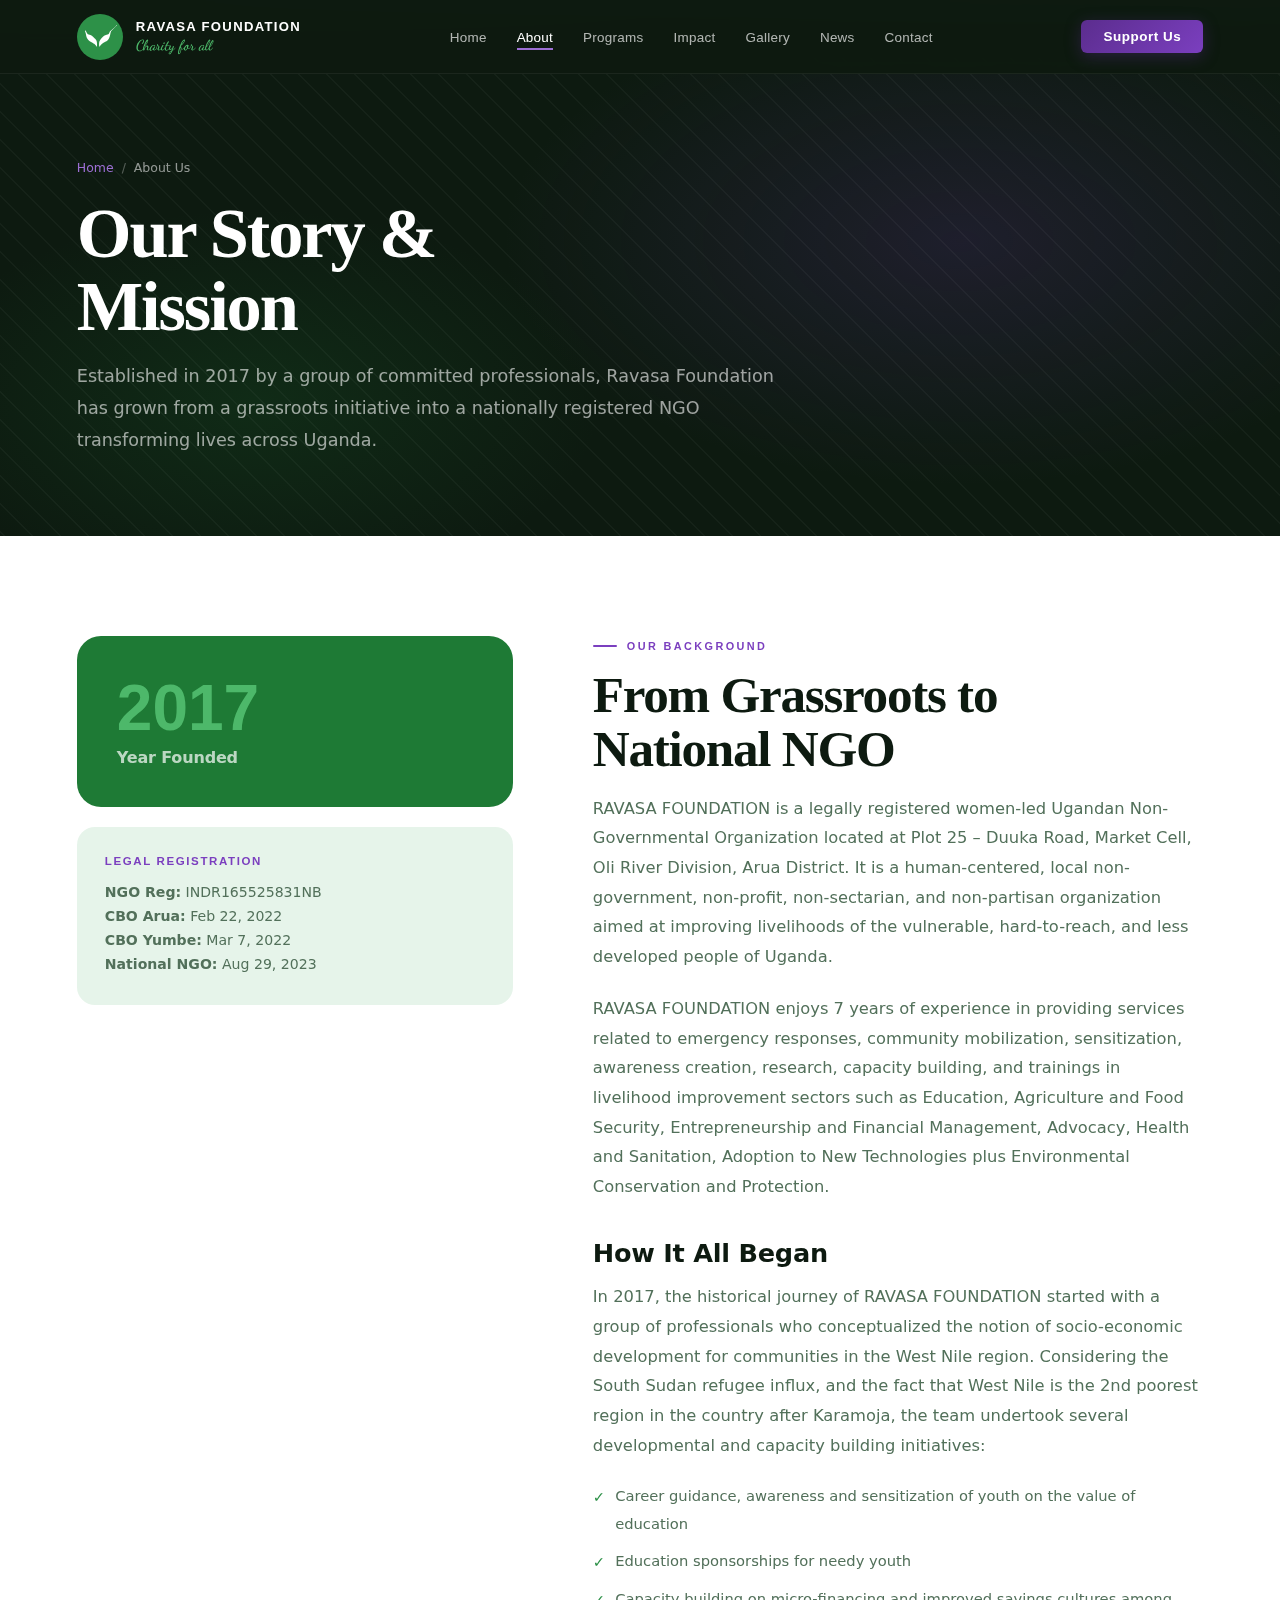
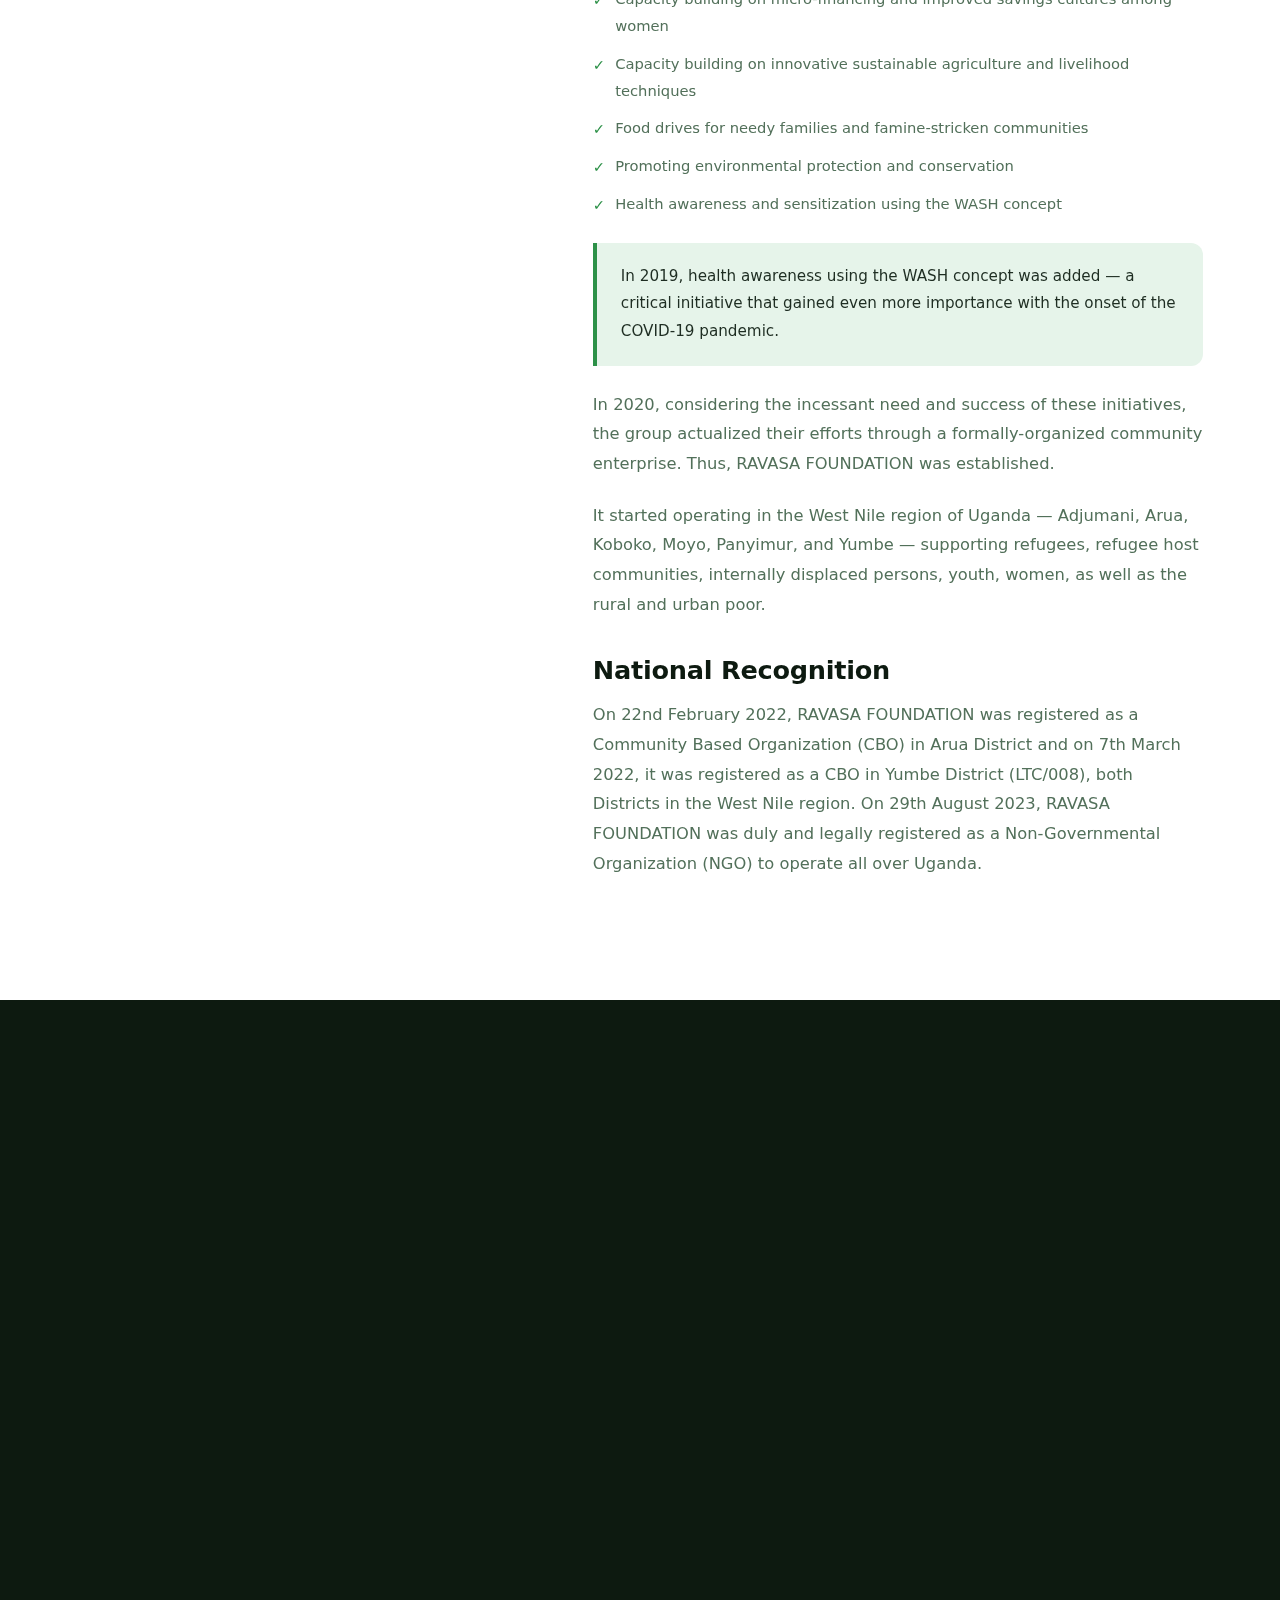
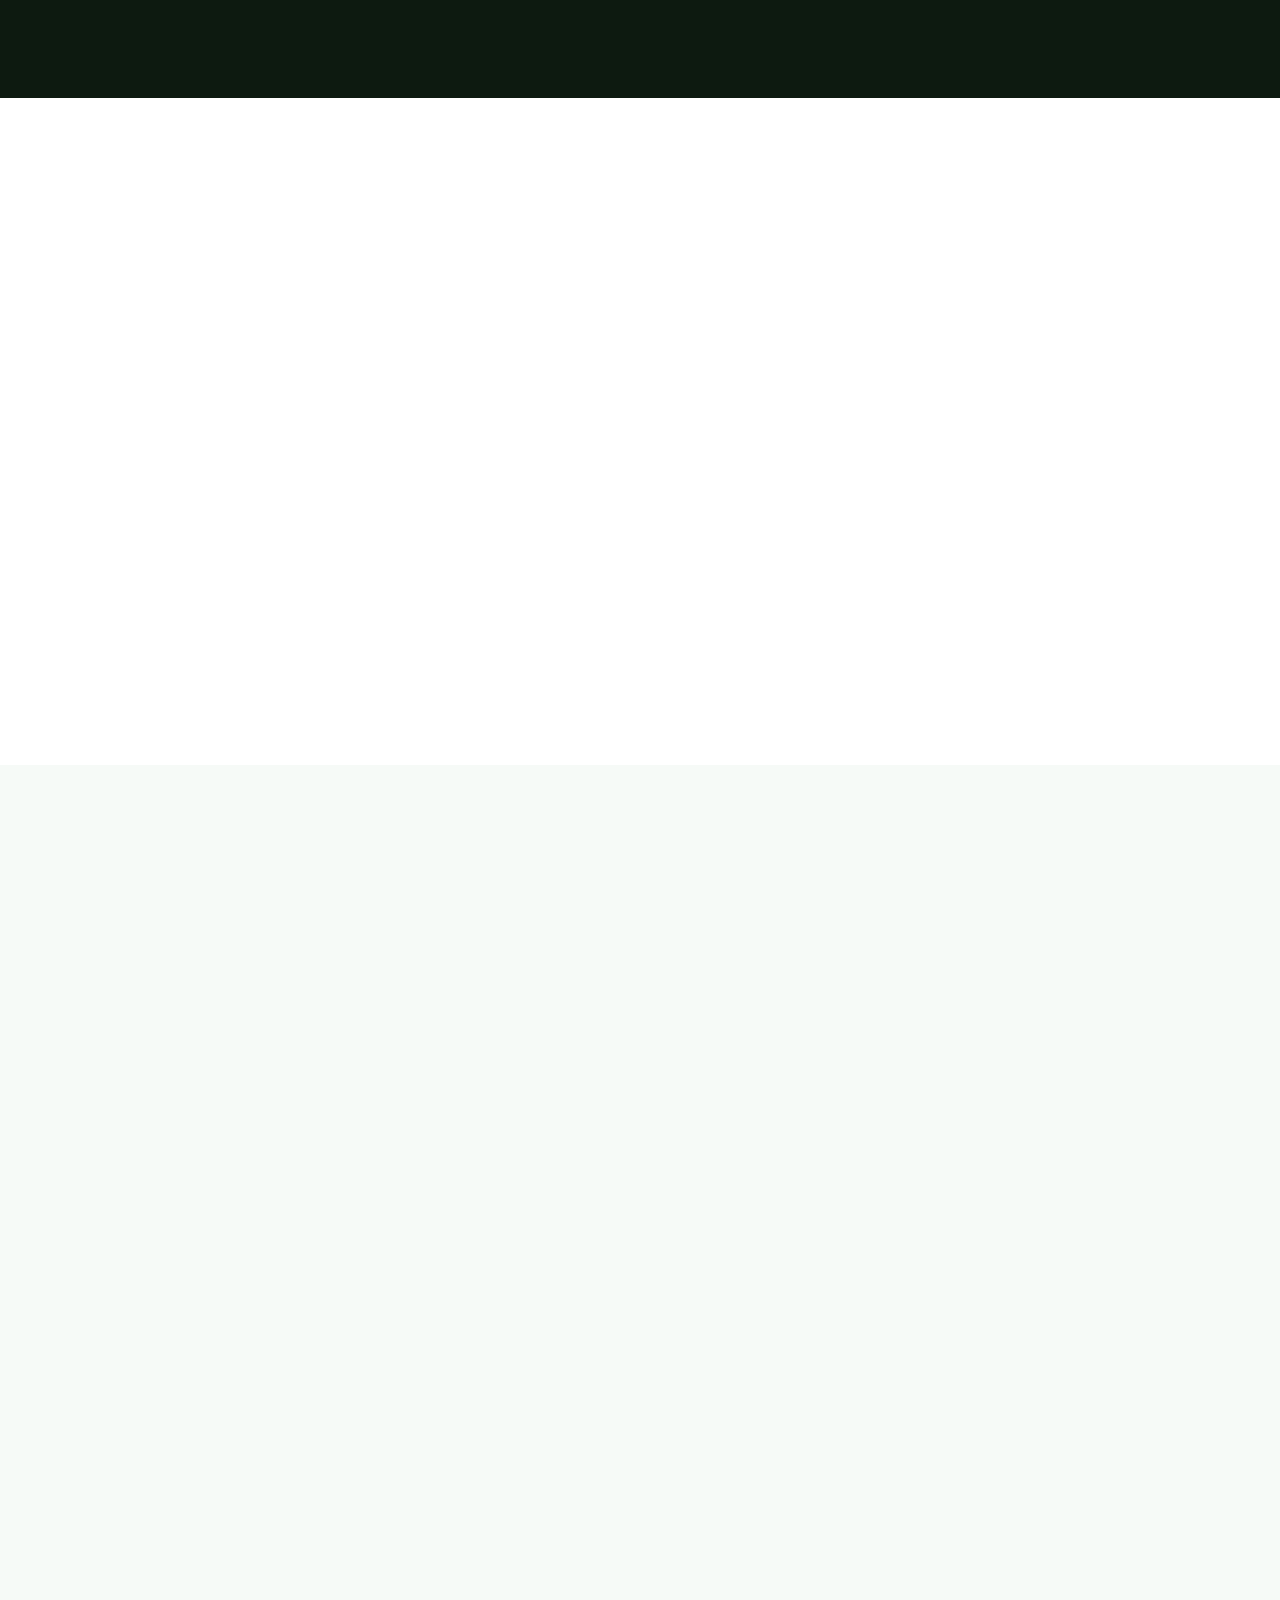
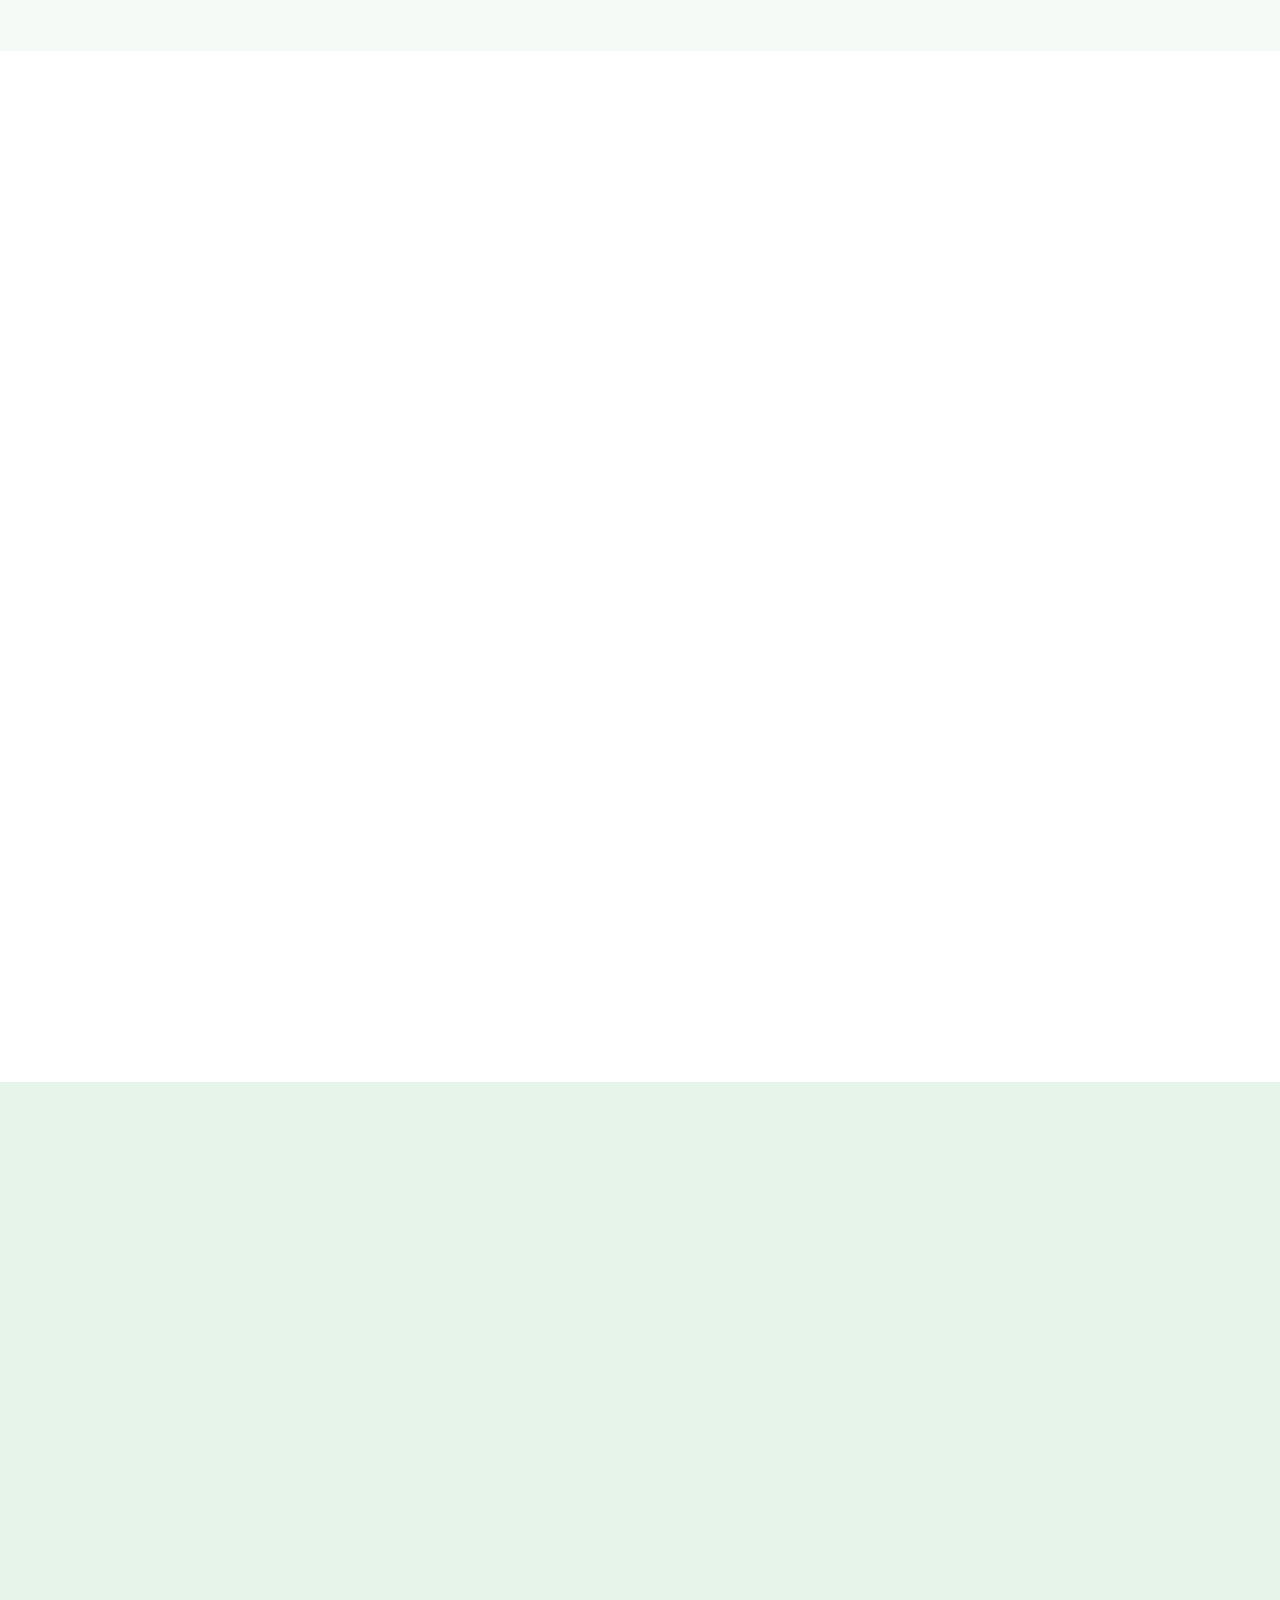
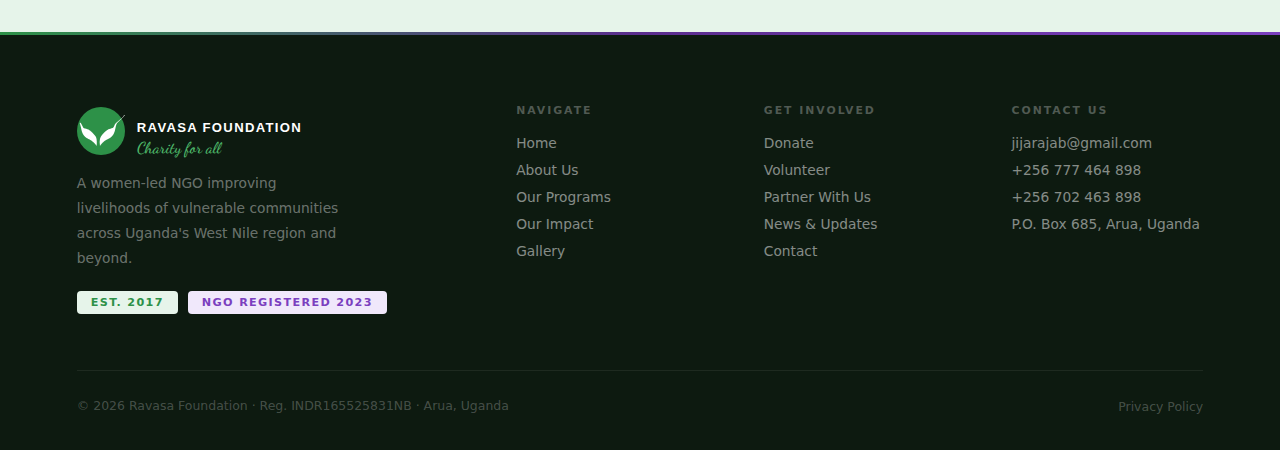
<file: about.html>
<!DOCTYPE html>
<html lang="en">
<head>
<meta charset="UTF-8">
<meta name="viewport" content="width=device-width, initial-scale=1.0">
<meta name="description" content="About Ravasa Foundation — our history, mission, vision, governance structure, and core values.">
<title>About Us – Ravasa Foundation</title>
<link rel="stylesheet" href="styles.css">
<style>
.about-story { background: var(--white); }
.story-grid { display: grid; grid-template-columns: 1fr 1.4fr; gap: 80px; align-items: start; }
.sticky-side { position: sticky; top: 100px; }
.founded-card { background: var(--green); border-radius: 24px; padding: 40px; margin-bottom: 20px; }
.founded-card .big-num { font-family: var(--font-brand); font-size: 4rem; font-weight: 900; color: var(--green-light); line-height: 1; }
.founded-card h3 { font-family: var(--font-body); font-size: 1rem; color: rgba(255,255,255,0.7); margin-top: 8px; }
.reg-card { background: var(--green-pale); border-radius: 18px; padding: 28px; }
.reg-card h4 { font-size: 0.72rem; font-weight: 700; letter-spacing: 0.14em; text-transform: uppercase; color: var(--purple-mid); margin-bottom: 12px; }
.reg-card p { font-size: 0.88rem; color: var(--muted); line-height: 1.7; }
.story-text { font-size: 1rem; color: var(--muted); line-height: 1.85; }
.story-text p { margin-bottom: 22px; }
.story-text h3 { font-family: var(--font-heading); font-size: 1.6rem; color: var(--dark); margin: 36px 0 14px; }
.highlight-box { background: var(--green-pale); border-left: 4px solid var(--green-mid); border-radius: 0 12px 12px 0; padding: 20px 24px; margin: 24px 0; }
.highlight-box p { font-size: 0.95rem; color: var(--text); margin: 0; }
.initiative-list { list-style: none; display: flex; flex-direction: column; gap: 10px; margin: 16px 0 24px; }
.initiative-list li { display: flex; align-items: flex-start; gap: 10px; font-size: 0.92rem; color: var(--muted); }
.initiative-list li::before { content: '✓'; color: var(--green-mid); font-weight: 700; flex-shrink: 0; margin-top: 1px; }

/* MISSION/VISION */
.mvv { background: var(--dark); }
.mvv-grid { display: grid; grid-template-columns: repeat(3, 1fr); gap: 2px; margin-top: 56px; }
.mvv-card { background: rgba(255,255,255,0.04); border: 1px solid rgba(255,255,255,0.08); padding: 48px 36px; transition: background 0.3s; }
.mvv-card:hover { background: rgba(74,172,99,0.1); }
.mvv-card .icon { font-size: 2rem; margin-bottom: 20px; }
.mvv-card h3 { font-family: var(--font-body); font-size: 0.72rem; font-weight: 700; letter-spacing: 0.18em; text-transform: uppercase; color: var(--green-light); margin-bottom: 14px; }
.mvv-card p { font-size: 0.92rem; color: rgba(255,255,255,0.62); line-height: 1.75; }

/* VALUES */
.values { background: var(--off-white); }
.values-grid { display: grid; grid-template-columns: repeat(auto-fill, minmax(280px, 1fr)); gap: 20px; margin-top: 56px; }
.value-card { background: var(--white); border-radius: 20px; padding: 36px; border: 1px solid var(--border); display: flex; align-items: flex-start; gap: 20px; transition: all 0.3s; }
.value-card:hover { transform: translateY(-3px); box-shadow: 0 12px 40px rgba(0,0,0,0.08); }
.value-num { font-family: var(--font-brand); font-size: 3rem; font-weight: 900; color: var(--green-pale); line-height: 1; flex-shrink: 0; }
.value-card h3 { font-size: 1rem; font-weight: 700; color: var(--dark); margin-bottom: 8px; }
.value-card p { font-size: 0.88rem; color: var(--muted); line-height: 1.65; }

/* GOVERNANCE */
.governance { background: var(--white); }
.gov-grid { display: grid; grid-template-columns: 1fr 1fr; gap: 72px; }
.board-table { width: 100%; border-collapse: collapse; margin-top: 24px; }
.board-table thead th { background: var(--green); color: var(--white); padding: 14px 18px; font-size: 0.78rem; letter-spacing: 0.08em; text-transform: uppercase; text-align: left; font-weight: 600; }
.board-table thead th:first-child { border-radius: 10px 0 0 0; }
.board-table thead th:last-child { border-radius: 0 10px 0 0; }
.board-table tbody td { padding: 14px 18px; font-size: 0.9rem; border-bottom: 1px solid var(--border); }
.board-table tbody tr:last-child td { border-bottom: none; }
.board-table tbody tr:hover td { background: var(--green-pale); }
.gov-desc { font-size: 0.95rem; color: var(--muted); line-height: 1.8; }
.gov-desc p { margin-bottom: 18px; }

/* PARTNERS */
.partners-section { background: var(--green-pale); }
.partners-list { display: flex; flex-wrap: wrap; gap: 14px; margin-top: 40px; }
.partner-badge { background: var(--white); border-radius: 50px; padding: 12px 28px; font-size: 0.88rem; font-weight: 600; color: var(--dark); border: 1px solid rgba(0,0,0,0.07); }

.objectives { background: var(--white); }
.obj-list { list-style: none; display: flex; flex-direction: column; gap: 20px; margin-top: 40px; }
.obj-item { display: flex; gap: 20px; align-items: flex-start; background: var(--off-white); border-radius: 16px; padding: 24px; }
.obj-num { font-family: var(--font-heading); font-size: 2rem; font-weight: 900; color: var(--green-mid); line-height: 1; flex-shrink: 0; min-width: 36px; }
.obj-item h4 { font-size: 0.95rem; font-weight: 700; color: var(--dark); margin-bottom: 6px; }
.obj-item p { font-size: 0.88rem; color: var(--muted); line-height: 1.65; }

@media (max-width: 900px) {
  .story-grid { grid-template-columns: 1fr; }
  .sticky-side { position: static; }
  .mvv-grid { grid-template-columns: 1fr; }
  .gov-grid { grid-template-columns: 1fr; }
}
</style>
</head>
<body>
<div id="nav-placeholder"></div>

<!-- PAGE HERO -->
<div class="page-hero">
  <div class="page-hero-pattern"></div>
  <div class="page-hero-content">
    <div class="breadcrumb"><a href="index.html">Home</a><span>/</span><span style="color:rgba(255,255,255,0.55)">About Us</span></div>
    <h1 class="anim-1" style="font-family:'Fraunces',serif;">Our Story &<br>Mission</h1>
    <p class="anim-2">Established in 2017 by a group of committed professionals, Ravasa Foundation has grown from a grassroots initiative into a nationally registered NGO transforming lives across Uganda.</p>
  </div>
</div>

<!-- STORY -->
<section class="about-story">
  <div class="story-grid">
    <div class="sticky-side reveal">
      <div class="founded-card">
        <div class="big-num">2017</div>
        <h3>Year Founded</h3>
      </div>
      <div class="reg-card">
        <h4>Legal Registration</h4>
        <p><strong>NGO Reg:</strong> INDR165525831NB<br><strong>CBO Arua:</strong> Feb 22, 2022<br><strong>CBO Yumbe:</strong> Mar 7, 2022<br><strong>National NGO:</strong> Aug 29, 2023</p>
      </div>
    </div>
    <div class="story-text reveal reveal-delay-2">
      <span class="section-label">Our Background</span>
      <h2 class="section-title">From Grassroots to<br>National NGO</h2>
      <p>RAVASA FOUNDATION is a legally registered women-led Ugandan Non-Governmental Organization located at Plot 25 – Duuka Road, Market Cell, Oli River Division, Arua District. It is a human-centered, local non-government, non-profit, non-sectarian, and non-partisan organization aimed at improving livelihoods of the vulnerable, hard-to-reach, and less developed people of Uganda.</p>
      <p>RAVASA FOUNDATION enjoys 7 years of experience in providing services related to emergency responses, community mobilization, sensitization, awareness creation, research, capacity building, and trainings in livelihood improvement sectors such as Education, Agriculture and Food Security, Entrepreneurship and Financial Management, Advocacy, Health and Sanitation, Adoption to New Technologies plus Environmental Conservation and Protection.</p>
      <h3>How It All Began</h3>
      <p>In 2017, the historical journey of RAVASA FOUNDATION started with a group of professionals who conceptualized the notion of socio-economic development for communities in the West Nile region. Considering the South Sudan refugee influx, and the fact that West Nile is the 2nd poorest region in the country after Karamoja, the team undertook several developmental and capacity building initiatives:</p>
      <ul class="initiative-list">
        <li>Career guidance, awareness and sensitization of youth on the value of education</li>
        <li>Education sponsorships for needy youth</li>
        <li>Capacity building on micro-financing and improved savings cultures among women</li>
        <li>Capacity building on innovative sustainable agriculture and livelihood techniques</li>
        <li>Food drives for needy families and famine-stricken communities</li>
        <li>Promoting environmental protection and conservation</li>
        <li>Health awareness and sensitization using the WASH concept</li>
      </ul>
      <div class="highlight-box"><p>In 2019, health awareness using the WASH concept was added — a critical initiative that gained even more importance with the onset of the COVID-19 pandemic.</p></div>
      <p>In 2020, considering the incessant need and success of these initiatives, the group actualized their efforts through a formally-organized community enterprise. Thus, RAVASA FOUNDATION was established.</p>
      <p>It started operating in the West Nile region of Uganda — Adjumani, Arua, Koboko, Moyo, Panyimur, and Yumbe — supporting refugees, refugee host communities, internally displaced persons, youth, women, as well as the rural and urban poor.</p>
      <h3>National Recognition</h3>
      <p>On 22nd February 2022, RAVASA FOUNDATION was registered as a Community Based Organization (CBO) in Arua District and on 7th March 2022, it was registered as a CBO in Yumbe District (LTC/008), both Districts in the West Nile region. On 29th August 2023, RAVASA FOUNDATION was duly and legally registered as a Non-Governmental Organization (NGO) to operate all over Uganda.</p>
    </div>
  </div>
</section>

<!-- MISSION / VISION / GOAL -->
<section class="mvv">
  <div class="reveal">
    <span class="section-label">What Drives Us</span>
    <h2 class="section-title light">Mission, Vision & Goal</h2>
  </div>
  <div class="mvv-grid">
    <div class="mvv-card reveal">
      <div class="icon">🎯</div>
      <h3>Mission</h3>
      <p>To improve community livelihoods through rights empowerment, sustainable agricultural production, environmental conservation, health education and promotion, economic empowerment and nutrition, skills development, and educational support.</p>
    </div>
    <div class="mvv-card reveal reveal-delay-1">
      <div class="icon">🔭</div>
      <h3>Vision</h3>
      <p>To be an organization of repute that supports communities realize their potential to fight poverty.</p>
    </div>
    <div class="mvv-card reveal reveal-delay-2">
      <div class="icon">🚀</div>
      <h3>Goal</h3>
      <p>To uplift communities, refugees, women, youth, children and the elderly, through socio-economic empowerment, capacity building, and good governance, to improve livelihoods of critically vulnerable and absolutely poor communities and health outcomes.</p>
    </div>
  </div>
</section>

<!-- OBJECTIVES -->
<section class="objectives">
  <div class="reveal">
    <span class="section-label">Our Objectives</span>
    <h2 class="section-title">What We Set Out To Achieve</h2>
  </div>
  <ul class="obj-list">
    <li class="obj-item reveal"><div class="obj-num">01</div><div><h4>Serve with Integrity</h4><p>To serve disadvantaged, vulnerable, and hard-to-reach communities with integrity, bringing solutions directly to those who need them most.</p></div></li>
    <li class="obj-item reveal reveal-delay-1"><div class="obj-num">02</div><div><h4>Promote Self-Reliance</h4><p>To promote self-reliance through awareness creation and capacity building with an intention of bringing hope to the hopeless and giving voice to the voiceless.</p></div></li>
    <li class="obj-item reveal reveal-delay-2"><div class="obj-num">03</div><div><h4>Accountable to Humanity</h4><p>To be accountable to humanity by using professionalism and creative ways to serve those in need, so as to restore dignity.</p></div></li>
  </ul>
</section>

<!-- CORE VALUES -->
<section class="values">
  <div class="reveal">
    <span class="section-label">What We Stand For</span>
    <h2 class="section-title">Our Core Values</h2>
    <p class="section-sub">These five values guide every decision, program, and interaction at Ravasa Foundation.</p>
  </div>
  <div class="values-grid">
    <div class="value-card reveal"><div class="value-num">01</div><div><h3>Community Integrity</h3><p>We act with transparency, honesty, and accountability in all our relationships with communities, partners, and donors.</p></div></div>
    <div class="value-card reveal reveal-delay-1"><div class="value-num">02</div><div><h3>Creativity & Innovation</h3><p>We continuously seek new and better ways to serve our communities, embracing innovation to maximize our impact.</p></div></div>
    <div class="value-card reveal reveal-delay-2"><div class="value-num">03</div><div><h3>Professionalism & Teamwork</h3><p>We maintain high professional standards while fostering collaborative teamwork across all levels of our organization.</p></div></div>
    <div class="value-card reveal"><div class="value-num">04</div><div><h3>Respect for Nature</h3><p>We integrate environmental stewardship into all our programs, believing sustainable development must coexist with nature.</p></div></div>
    <div class="value-card reveal reveal-delay-1"><div class="value-num">05</div><div><h3>Respect & Dignity for All</h3><p>Every person we serve — regardless of background, religion, or status — deserves to be treated with dignity and respect.</p></div></div>
  </div>
</section>

<!-- GOVERNANCE -->
<section class="governance">
  <div class="reveal">
    <span class="section-label">How We're Structured</span>
    <h2 class="section-title">Governance Structure</h2>
    <p class="section-sub">RAVASA FOUNDATION functions through a dual system combining hierarchy and team-based structure, supporting ownership and accountability among all stakeholders.</p>
  </div>
  <div class="gov-grid" style="margin-top:56px;">
    <div class="reveal">
      <h3 style="font-size:1.3rem; margin-bottom:16px;">Board of Directors</h3>
      <div class="gov-desc">
        <p>The Board of Directors consists of the founding members of RAVASA FOUNDATION who are the ultimate decision makers and authority. Their duty primarily involves providing direction, focusing on the organization's welfare, finding and allocating resources, ensuring accountability, and deciding on how to manage the organization.</p>
        <p>The governance arm comprises the Board of Directors while the management arm comprises office bearers. The Executive Director (Female) sits on both governance and management meetings to ensure a clear and smooth communication flow.</p>
      </div>
      <table class="board-table">
        <thead><tr><th>Category</th><th>Total People</th><th>No. of Women</th><th>% Women</th></tr></thead>
        <tbody>
          <tr><td>Board Members</td><td>4</td><td>3</td><td>75%</td></tr>
          <tr><td>Technical Staff</td><td>7</td><td>4</td><td>82.6%</td></tr>
          <tr><td>Support Staff</td><td>9</td><td>6</td><td>52.6%</td></tr>
        </tbody>
      </table>
    </div>
    <div class="reveal reveal-delay-2">
      <h3 style="font-size:1.3rem; margin-bottom:16px;">Management Team</h3>
      <div class="gov-desc">
        <p>The management arm (Technical Staff) is tasked with controlling the workings of the organization. Their duty involves conducting research to understand the needs and demands of the organization; providing services through planning, recruiting, implementing, budgeting, fundraising, spending, keeping records, developing and maintaining good public relations with stakeholders.</p>
        <p>Currently, RAVASA FOUNDATION has <strong>16 permanent staff</strong> with several facilitated volunteers and associates; these volunteers are called upon whenever there are activities.</p>
        <p>RAVASA FOUNDATION has a unique set of workers — comprising the old and young, the highly educated (at PhD level) and the less educated (with no academic qualifications). This deliberately designed work environment is based on our philosophy of focusing on the strength of the individual for personal and community development.</p>
      </div>
    </div>
  </div>
</section>

<!-- PARTNERS -->
<section class="partners-section">
  <div class="reveal">
    <span class="section-label">Our Partners</span>
    <h2 class="section-title">Working With</h2>
    <p class="section-sub">We collaborate with governments, international agencies, and community organizations to maximize our reach and impact.</p>
  </div>
  <div class="partners-list reveal reveal-delay-2">
    <div class="partner-badge">Office of the Prime Minister (OPM)</div>
    <div class="partner-badge">Penny Appeal UK</div>
    <div class="partner-badge">Action Against Hunger (ACF)</div>
    <div class="partner-badge">World Food Programme (WFP)</div>
    <div class="partner-badge">Arua District Local Government</div>
    <div class="partner-badge">Yumbe District Local Government</div>
    <div class="partner-badge">Community Partners — West Nile</div>
  </div>
</section>

<div id="footer-placeholder"></div>
<script src="main.js"></script>
<script>renderNav('About'); renderFooter();</script>
</body>
</html>
</file>
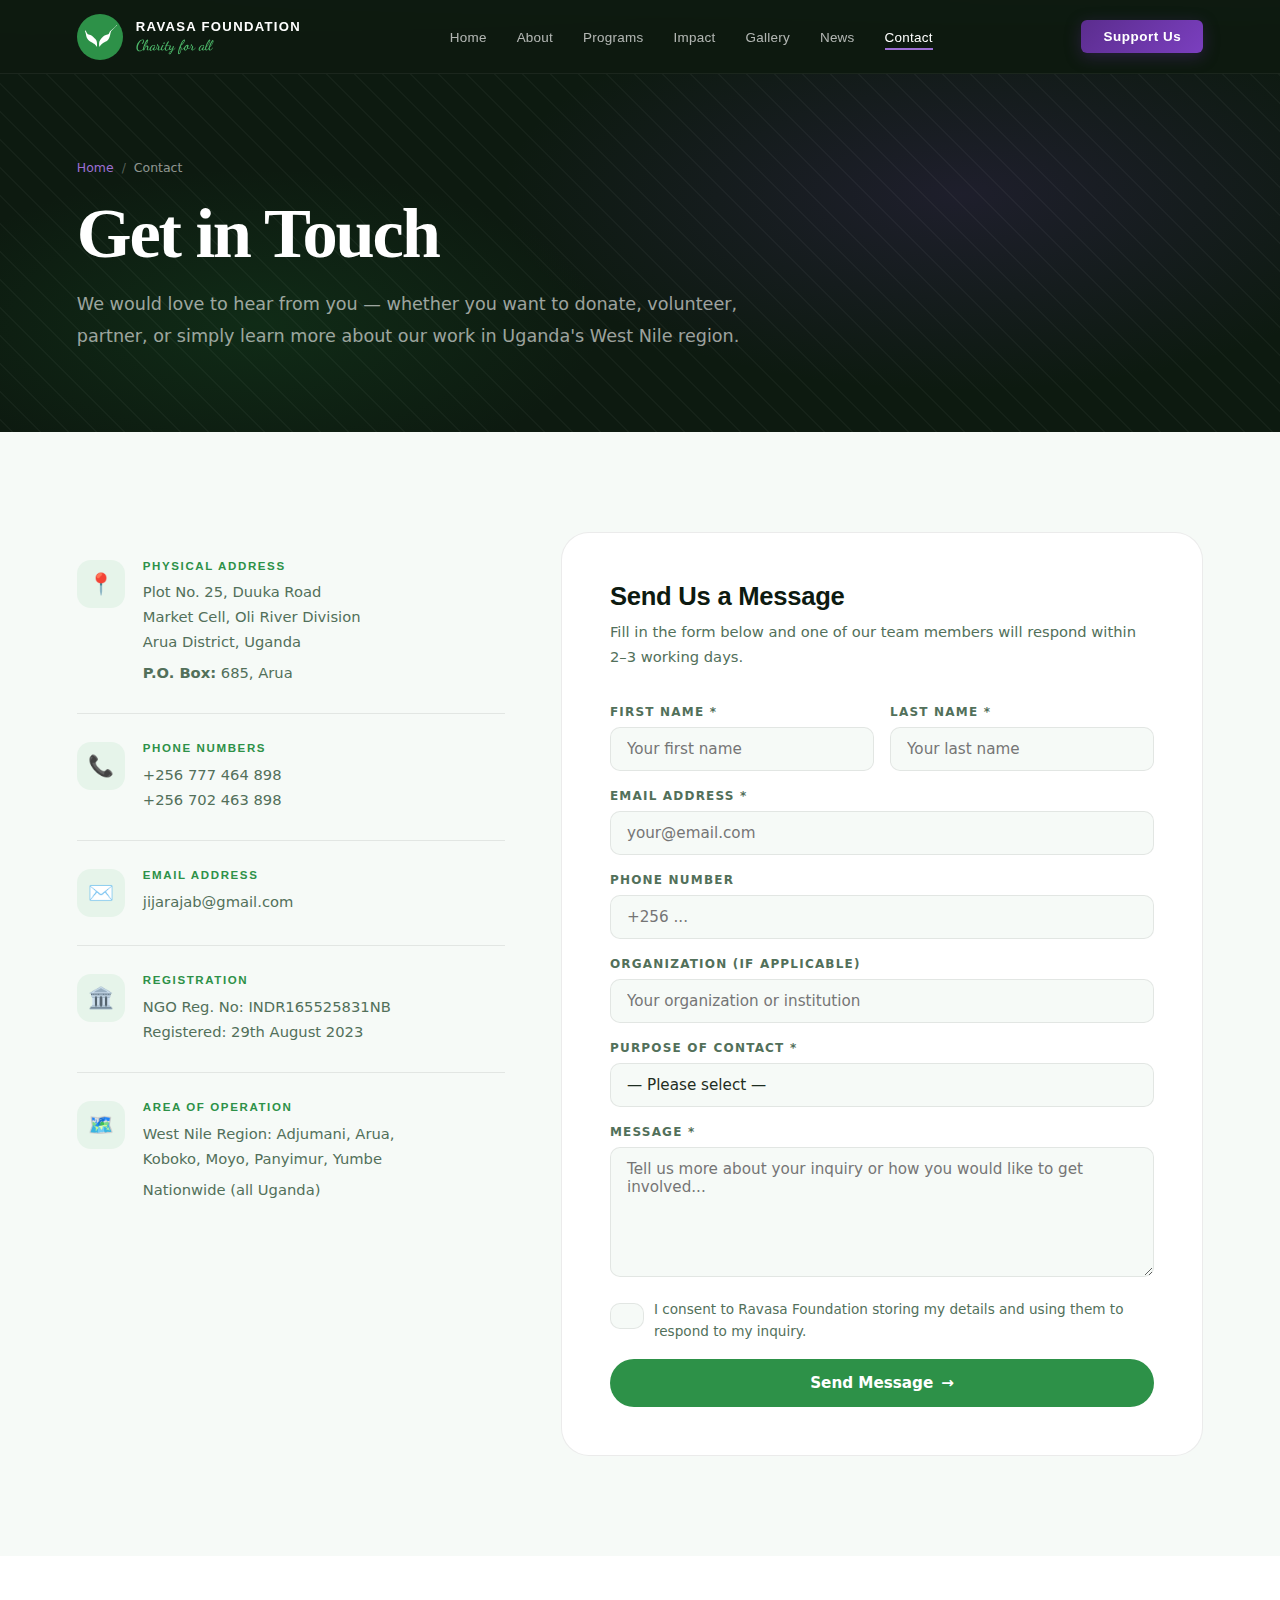
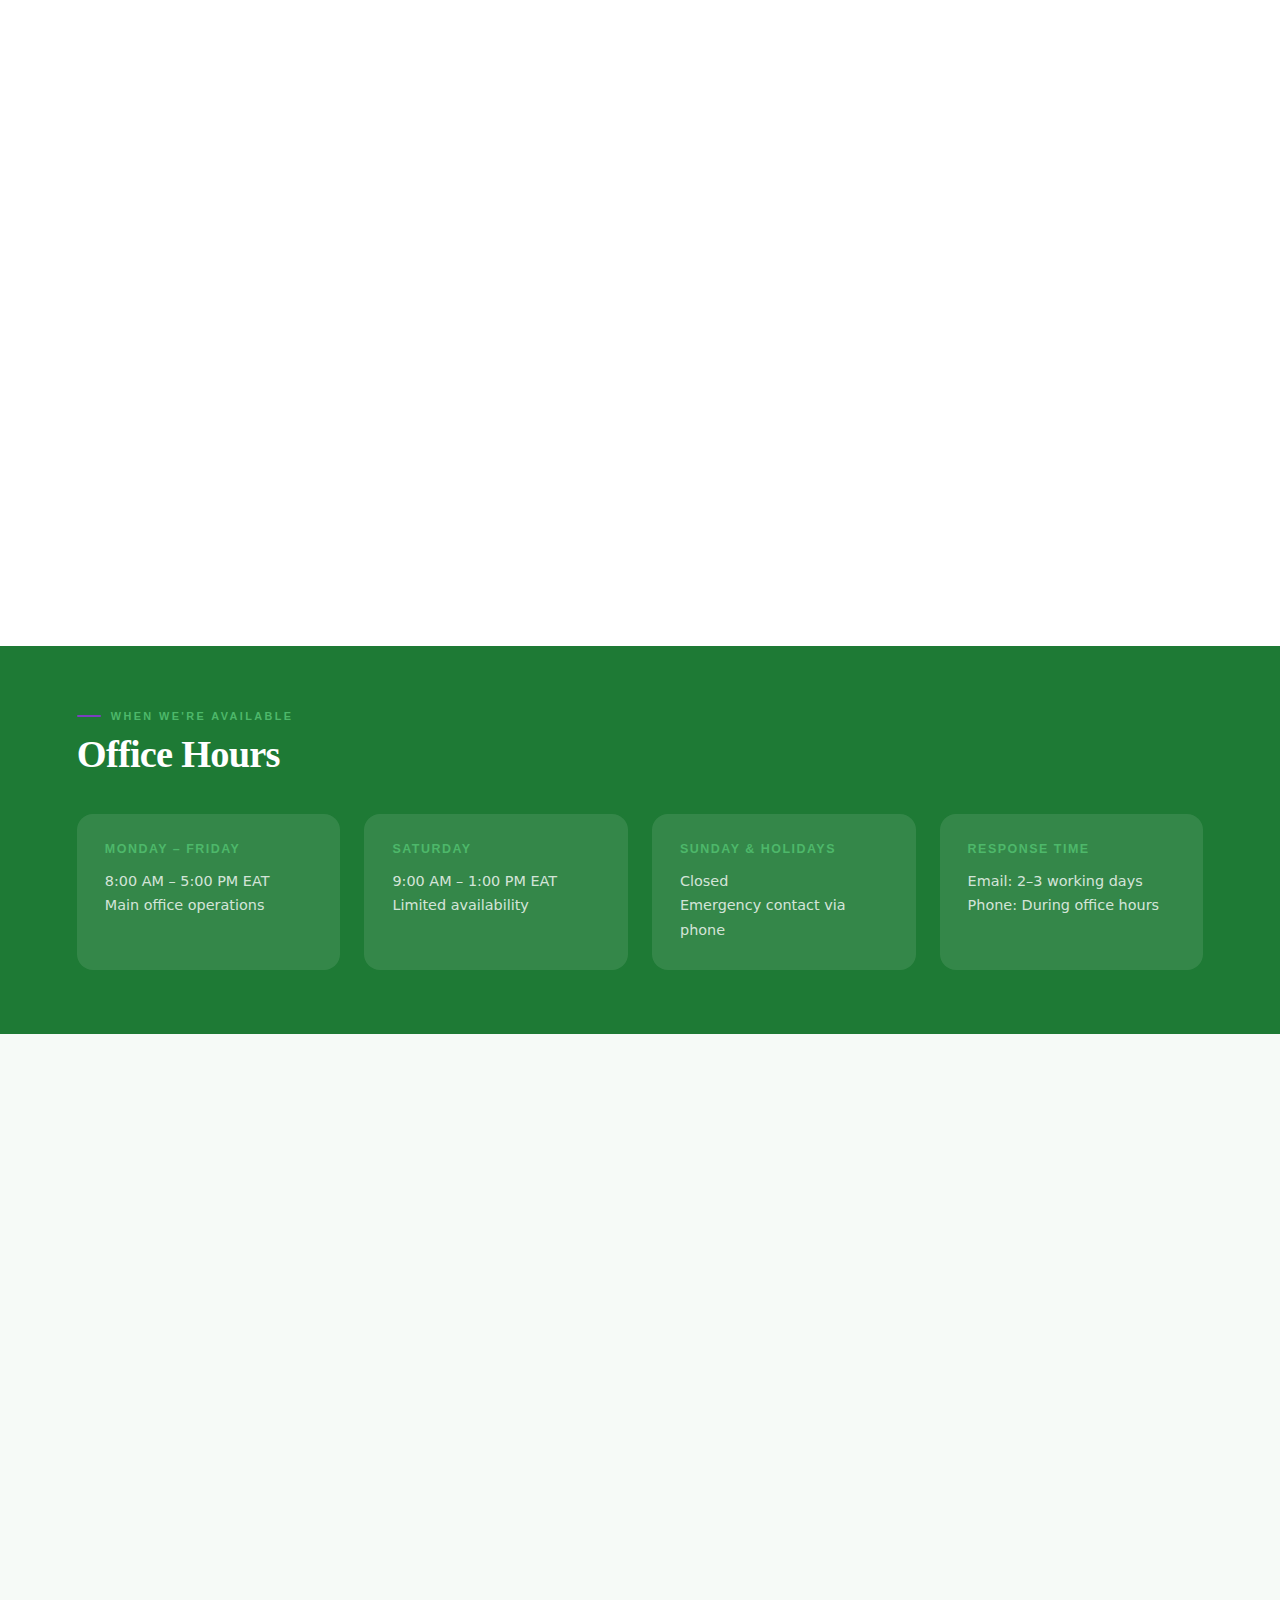
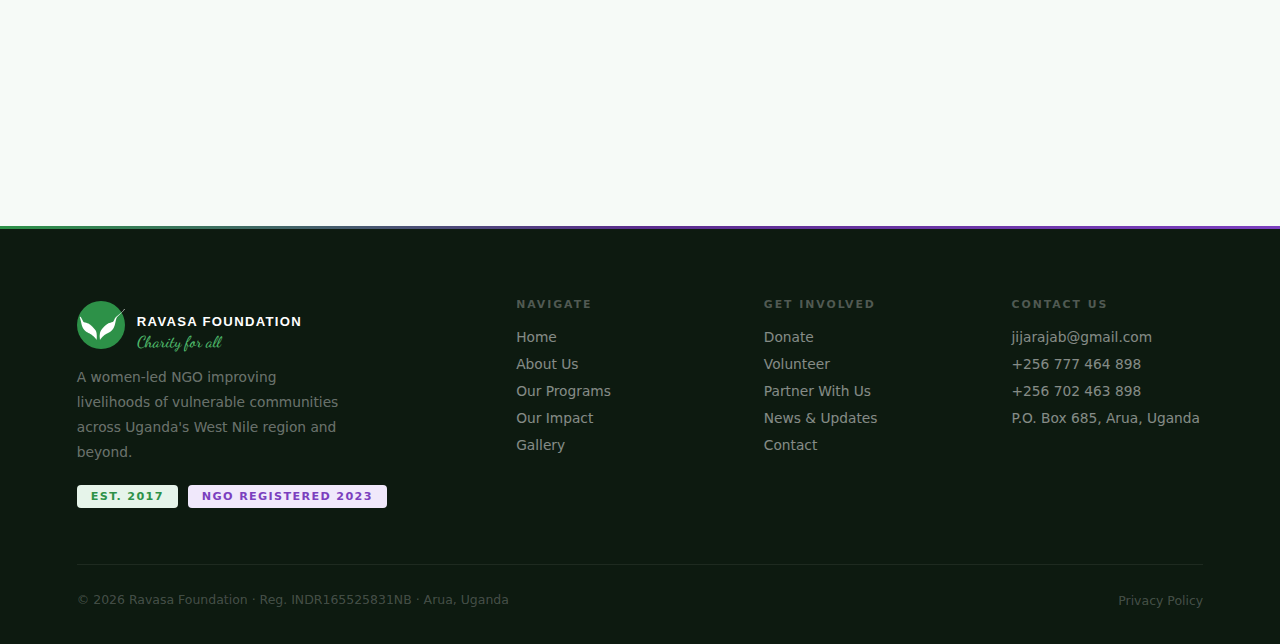
<file: contact.html>
<!DOCTYPE html>
<html lang="en">
<head>
<meta charset="UTF-8">
<meta name="viewport" content="width=device-width, initial-scale=1.0">
<meta name="description" content="Contact Ravasa Foundation — Get in touch with our team in Arua, Uganda.">
<title>Contact Us – Ravasa Foundation</title>
<link rel="stylesheet" href="styles.css">
<style>
/* CONTACT LAYOUT */
.contact-main { background: var(--off-white); }
.contact-grid { display: grid; grid-template-columns: 1fr 1.5fr; gap: 56px; align-items: start; }

/* INFO SIDE */
.contact-info { display: flex; flex-direction: column; gap: 0; }
.ci-item { display: flex; gap: 18px; padding: 28px 0; border-bottom: 1px solid var(--border); align-items: flex-start; }
.ci-item:last-of-type { border-bottom: none; }
.ci-icon { width: 48px; height: 48px; border-radius: 14px; background: var(--green-pale); display: grid; place-items: center; font-size: 1.3rem; flex-shrink: 0; }
.ci-item h4 { font-size: 0.72rem; font-weight: 700; letter-spacing: 0.14em; text-transform: uppercase; color: var(--green-mid); margin-bottom: 6px; }
.ci-item p, .ci-item a { font-size: 0.92rem; color: var(--muted); text-decoration: none; line-height: 1.7; display: block; transition: color 0.2s; }
.ci-item a:hover { color: var(--green-mid); }

/* FORM SIDE */
.contact-form-box { background: var(--white); border-radius: 28px; padding: 48px; border: 1px solid var(--border); }
.form-header { margin-bottom: 36px; }
.form-header h3 { font-size: 1.6rem; color: var(--dark); margin-bottom: 8px; }
.form-header p { font-size: 0.92rem; color: var(--muted); line-height: 1.7; }
.form-2col { display: grid; grid-template-columns: 1fr 1fr; gap: 16px; }
.form-group { margin-bottom: 18px; }
.form-group label { display: block; font-size: 0.75rem; font-weight: 700; letter-spacing: 0.1em; text-transform: uppercase; color: var(--muted); margin-bottom: 8px; }
.form-group input, .form-group textarea, .form-group select {
  width: 100%; background: var(--off-white); border: 1.5px solid var(--border); border-radius: 10px; padding: 12px 16px; color: var(--text); font-family: var(--font-body); font-size: 0.95rem; outline: none; transition: border-color 0.2s, background 0.2s; appearance: none;
}
.form-group input:focus, .form-group textarea:focus, .form-group select:focus { border-color: var(--purple-mid); background: var(--white); }
.form-group textarea { resize: vertical; min-height: 130px; }
.form-submit { width: 100%; background: var(--green-mid); color: var(--white); border: none; padding: 15px; border-radius: 50px; font-family: var(--font-body); font-weight: 700; font-size: 0.95rem; cursor: pointer; transition: all 0.25s; display: flex; align-items: center; justify-content: center; gap: 8px; margin-top: 4px; }
.form-submit:hover { background: var(--green-light); transform: translateY(-2px); }

/* MAP PLACEHOLDER */
.map-section { background: var(--white); }
.map-placeholder { background: var(--green-pale); border-radius: 24px; height: 380px; display: flex; align-items: center; justify-content: center; flex-direction: column; gap: 16px; border: 2px dashed rgba(45,138,69,0.25); }
.map-placeholder .icon { font-size: 3rem; }
.map-placeholder h3 { font-size: 1.1rem; color: var(--dark); }
.map-placeholder p { font-size: 0.88rem; color: var(--muted); text-align: center; max-width: 320px; line-height: 1.65; }
.map-placeholder a { display: inline-flex; align-items: center; gap: 6px; color: var(--green-mid); font-weight: 600; font-size: 0.9rem; text-decoration: none; margin-top: 4px; }
.map-placeholder a:hover { color: var(--green-light); }

/* OFFICE HOURS */
.office-hours { background: var(--green); padding: 64px 6%; }
.oh-grid { display: grid; grid-template-columns: repeat(auto-fit, minmax(200px, 1fr)); gap: 24px; margin-top: 40px; }
.oh-card { background: rgba(255,255,255,0.1); border-radius: 16px; padding: 28px; }
.oh-card h4 { font-size: 0.78rem; font-weight: 700; letter-spacing: 0.12em; text-transform: uppercase; color: var(--green-light); margin-bottom: 12px; }
.oh-card p { font-size: 0.9rem; color: rgba(255,255,255,0.8); line-height: 1.7; }

/* FAQ */
.faq { background: var(--off-white); }
.faq-list { display: flex; flex-direction: column; gap: 0; max-width: 800px; margin: 40px auto 0; }
.faq-item { background: var(--white); border-radius: 14px; margin-bottom: 10px; border: 1px solid var(--border); overflow: hidden; }
.faq-q { display: flex; align-items: center; justify-content: space-between; padding: 22px 28px; cursor: pointer; }
.faq-q h4 { font-size: 0.97rem; font-weight: 600; color: var(--dark); }
.faq-q .arrow { font-size: 1.2rem; color: var(--green-mid); transition: transform 0.3s; flex-shrink: 0; }
.faq-item.open .arrow { transform: rotate(180deg); }
.faq-a { max-height: 0; overflow: hidden; transition: max-height 0.35s ease; }
.faq-a-inner { padding: 0 28px 22px; font-size: 0.9rem; color: var(--muted); line-height: 1.8; }

@media (max-width: 900px) {
  .contact-grid { grid-template-columns: 1fr; }
  .form-2col { grid-template-columns: 1fr; }
}
</style>
</head>
<body>
<div id="nav-placeholder"></div>

<div class="page-hero">
  <div class="page-hero-pattern"></div>
  <div class="page-hero-content">
    <div class="breadcrumb"><a href="index.html">Home</a><span>/</span><span style="color:rgba(255,255,255,0.55)">Contact</span></div>
    <h1 class="anim-1" style="font-family:'Fraunces',serif;">Get in Touch</h1>
    <p class="anim-2">We would love to hear from you — whether you want to donate, volunteer, partner, or simply learn more about our work in Uganda's West Nile region.</p>
  </div>
</div>

<!-- MAIN CONTACT -->
<section class="contact-main">
  <div class="contact-grid">

    <!-- INFO PANEL -->
    <div class="contact-info reveal">
      <div class="ci-item">
        <div class="ci-icon">📍</div>
        <div>
          <h4>Physical Address</h4>
          <p>Plot No. 25, Duuka Road<br>Market Cell, Oli River Division<br>Arua District, Uganda</p>
          <p style="margin-top:6px;"><strong>P.O. Box:</strong> 685, Arua</p>
        </div>
      </div>
      <div class="ci-item">
        <div class="ci-icon">📞</div>
        <div>
          <h4>Phone Numbers</h4>
          <a href="tel:+256777464898">+256 777 464 898</a>
          <a href="tel:+256702463898">+256 702 463 898</a>
        </div>
      </div>
      <div class="ci-item">
        <div class="ci-icon">✉️</div>
        <div>
          <h4>Email Address</h4>
          <a href="mailto:jijarajab@gmail.com">jijarajab@gmail.com</a>
        </div>
      </div>
      <div class="ci-item">
        <div class="ci-icon">🏛️</div>
        <div>
          <h4>Registration</h4>
          <p>NGO Reg. No: INDR165525831NB</p>
          <p>Registered: 29th August 2023</p>
        </div>
      </div>
      <div class="ci-item">
        <div class="ci-icon">🗺️</div>
        <div>
          <h4>Area of Operation</h4>
          <p>West Nile Region: Adjumani, Arua,<br>Koboko, Moyo, Panyimur, Yumbe</p>
          <p style="margin-top:6px;">Nationwide (all Uganda)</p>
        </div>
      </div>
    </div>

    <!-- FORM PANEL -->
    <div class="contact-form-box reveal reveal-delay-2">
      <div class="form-header">
        <h3>Send Us a Message</h3>
        <p>Fill in the form below and one of our team members will respond within 2–3 working days.</p>
      </div>
      <div class="form-2col">
        <div class="form-group"><label>First Name *</label><input type="text" placeholder="Your first name"></div>
        <div class="form-group"><label>Last Name *</label><input type="text" placeholder="Your last name"></div>
      </div>
      <div class="form-group"><label>Email Address *</label><input type="email" placeholder="your@email.com"></div>
      <div class="form-group"><label>Phone Number</label><input type="tel" placeholder="+256 ..."></div>
      <div class="form-group"><label>Organization (if applicable)</label><input type="text" placeholder="Your organization or institution"></div>
      <div class="form-group"><label>Purpose of Contact *</label>
        <select>
          <option value="">— Please select —</option>
          <option>I want to donate</option>
          <option>I want to volunteer</option>
          <option>Partnership / Collaboration</option>
          <option>Funding / Grant opportunity</option>
          <option>Media / Press inquiry</option>
          <option>General information</option>
          <option>Other</option>
        </select>
      </div>
      <div class="form-group"><label>Message *</label><textarea placeholder="Tell us more about your inquiry or how you would like to get involved..."></textarea></div>
      <div class="form-group" style="display:flex; align-items:flex-start; gap:10px; margin-bottom:8px;">
        <input type="checkbox" id="consent" style="width:auto; margin-top:4px;">
        <label for="consent" style="text-transform:none; letter-spacing:0; font-size:0.85rem; font-weight:400; line-height:1.6; color:var(--muted);">I consent to Ravasa Foundation storing my details and using them to respond to my inquiry.</label>
      </div>
      <button class="form-submit" onclick="handleSubmit(this)">
        <span>Send Message</span>
        <span>→</span>
      </button>
    </div>
  </div>
</section>

<!-- MAP -->
<section class="map-section">
  <div class="reveal">
    <span class="section-label">Find Us</span>
    <h2 class="section-title">Our Location</h2>
  </div>
  <div class="map-placeholder reveal reveal-delay-2" style="margin-top:32px;">
    <div class="icon">📍</div>
    <h3>Ravasa Foundation Office</h3>
    <p>Plot No. 25, Duuka Road, Market Cell, Oli River Division, Arua District, Uganda</p>
    <a href="https://maps.google.com/?q=Arua,Uganda" target="_blank" rel="noopener">Open in Google Maps ↗</a>
  </div>
</section>

<!-- OFFICE HOURS -->
<div class="office-hours">
  <span class="section-label" style="color:var(--green-light)">When We're Available</span>
  <h2 style="font-family:'Playfair Display',serif; font-size:clamp(1.8rem,3vw,2.4rem); color:var(--white); margin-top:8px;">Office Hours</h2>
  <div class="oh-grid">
    <div class="oh-card"><h4>Monday – Friday</h4><p>8:00 AM – 5:00 PM EAT<br>Main office operations</p></div>
    <div class="oh-card"><h4>Saturday</h4><p>9:00 AM – 1:00 PM EAT<br>Limited availability</p></div>
    <div class="oh-card"><h4>Sunday & Holidays</h4><p>Closed<br>Emergency contact via phone</p></div>
    <div class="oh-card"><h4>Response Time</h4><p>Email: 2–3 working days<br>Phone: During office hours</p></div>
  </div>
</div>

<!-- FAQ -->
<section class="faq">
  <div class="reveal" style="text-align:center; margin-bottom:0;">
    <span class="section-label">Common Questions</span>
    <h2 class="section-title">Frequently Asked Questions</h2>
  </div>
  <div class="faq-list">
    <div class="faq-item reveal">
      <div class="faq-q" onclick="toggleFaq(this)"><h4>How can I donate to Ravasa Foundation?</h4><span class="arrow">▼</span></div>
      <div class="faq-a"><div class="faq-a-inner">You can donate by contacting us directly via email at jijarajab@gmail.com or calling +256 777 464 898. Our team will guide you through the available payment options including mobile money, bank transfer, or in-person donation. You can also use our Get Involved page to express your interest.</div></div>
    </div>
    <div class="faq-item reveal">
      <div class="faq-q" onclick="toggleFaq(this)"><h4>Can international donors or organizations support Ravasa Foundation?</h4><span class="arrow">▼</span></div>
      <div class="faq-a"><div class="faq-a-inner">Yes, absolutely. We welcome support from international donors, foundations, NGOs, and institutions. We have previous experience working with UK-based and international partners and can discuss formal partnership agreements, grants, and co-funding arrangements. Please reach out to us to discuss how we can work together.</div></div>
    </div>
    <div class="faq-item reveal">
      <div class="faq-q" onclick="toggleFaq(this)"><h4>Can I volunteer remotely or do I have to be in Uganda?</h4><span class="arrow">▼</span></div>
      <div class="faq-a"><div class="faq-a-inner">We welcome both on-the-ground and remote volunteers. Remote volunteers can support us with communications, writing, graphic design, fundraising, research, and administrative work. On-site volunteers work directly with our field teams in West Nile. Please fill out the volunteer application form on our Get Involved page.</div></div>
    </div>
    <div class="faq-item reveal">
      <div class="faq-q" onclick="toggleFaq(this)"><h4>What communities does Ravasa Foundation serve?</h4><span class="arrow">▼</span></div>
      <div class="faq-a"><div class="faq-a-inner">We primarily serve vulnerable communities in Uganda's West Nile region, including refugees, refugee host communities, internally displaced persons, women, youth, children, elderly, and the rural poor across Adjumani, Arua, Koboko, Moyo, Panyimur, and Yumbe districts. As a nationally registered NGO, we also have the mandate to operate across Uganda.</div></div>
    </div>
    <div class="faq-item reveal">
      <div class="faq-q" onclick="toggleFaq(this)"><h4>How does Ravasa Foundation ensure accountability and transparency?</h4><span class="arrow">▼</span></div>
      <div class="faq-a"><div class="faq-a-inner">RAVASA FOUNDATION is guided by a governance structure that includes a Board of Directors responsible for organizational accountability and oversight. We maintain proper financial records, produce reports for our donors and partners, and operate within Uganda's NGO regulatory framework. Community integrity is one of our five core values.</div></div>
    </div>
    <div class="faq-item reveal">
      <div class="faq-q" onclick="toggleFaq(this)"><h4>Are you currently accepting applications for programs or training?</h4><span class="arrow">▼</span></div>
      <div class="faq-a"><div class="faq-a-inner">Program enrollment varies depending on current funding and capacity. Please check our News & Announcements page for open calls, or contact us directly to find out about current and upcoming programs in your area. We encourage community members and organizations to reach out to discuss collaboration.</div></div>
    </div>
  </div>
</section>

<div id="footer-placeholder"></div>
<script src="main.js"></script>
<script>
renderNav('Contact');
renderFooter();

function toggleFaq(el) {
  const item = el.parentElement;
  const ans = item.querySelector('.faq-a');
  const isOpen = item.classList.contains('open');
  document.querySelectorAll('.faq-item').forEach(i => {
    i.classList.remove('open');
    i.querySelector('.faq-a').style.maxHeight = '0';
  });
  if (!isOpen) {
    item.classList.add('open');
    ans.style.maxHeight = ans.scrollHeight + 'px';
  }
}

function handleSubmit(btn) {
  const checked = document.getElementById('consent').checked;
  if (!checked) { alert('Please tick the consent checkbox before submitting.'); return; }
  btn.innerHTML = '<span>✓ Message Sent!</span>';
  btn.style.background = 'var(--green-light)';
  setTimeout(() => { btn.innerHTML = '<span>Send Message</span><span>→</span>'; btn.style.background = ''; }, 3500);
}
</script>
</body>
</html>
</file>
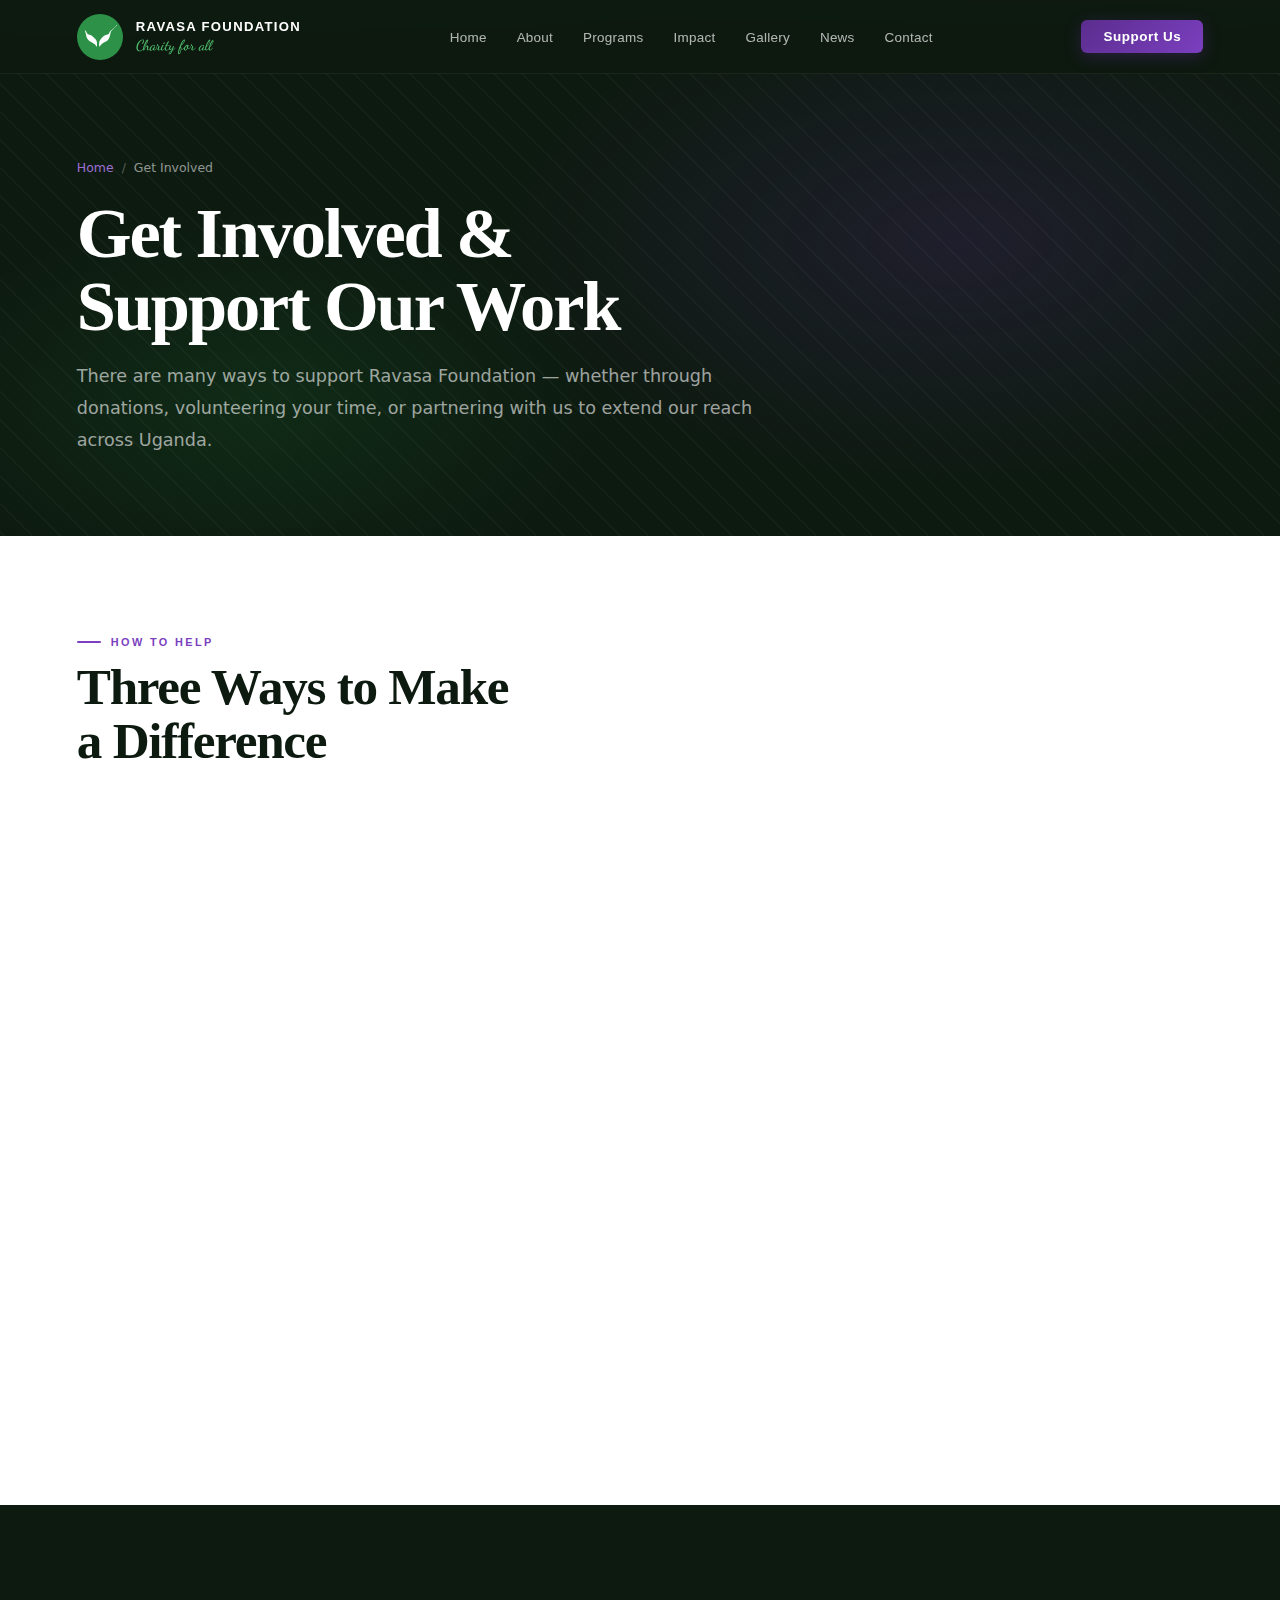
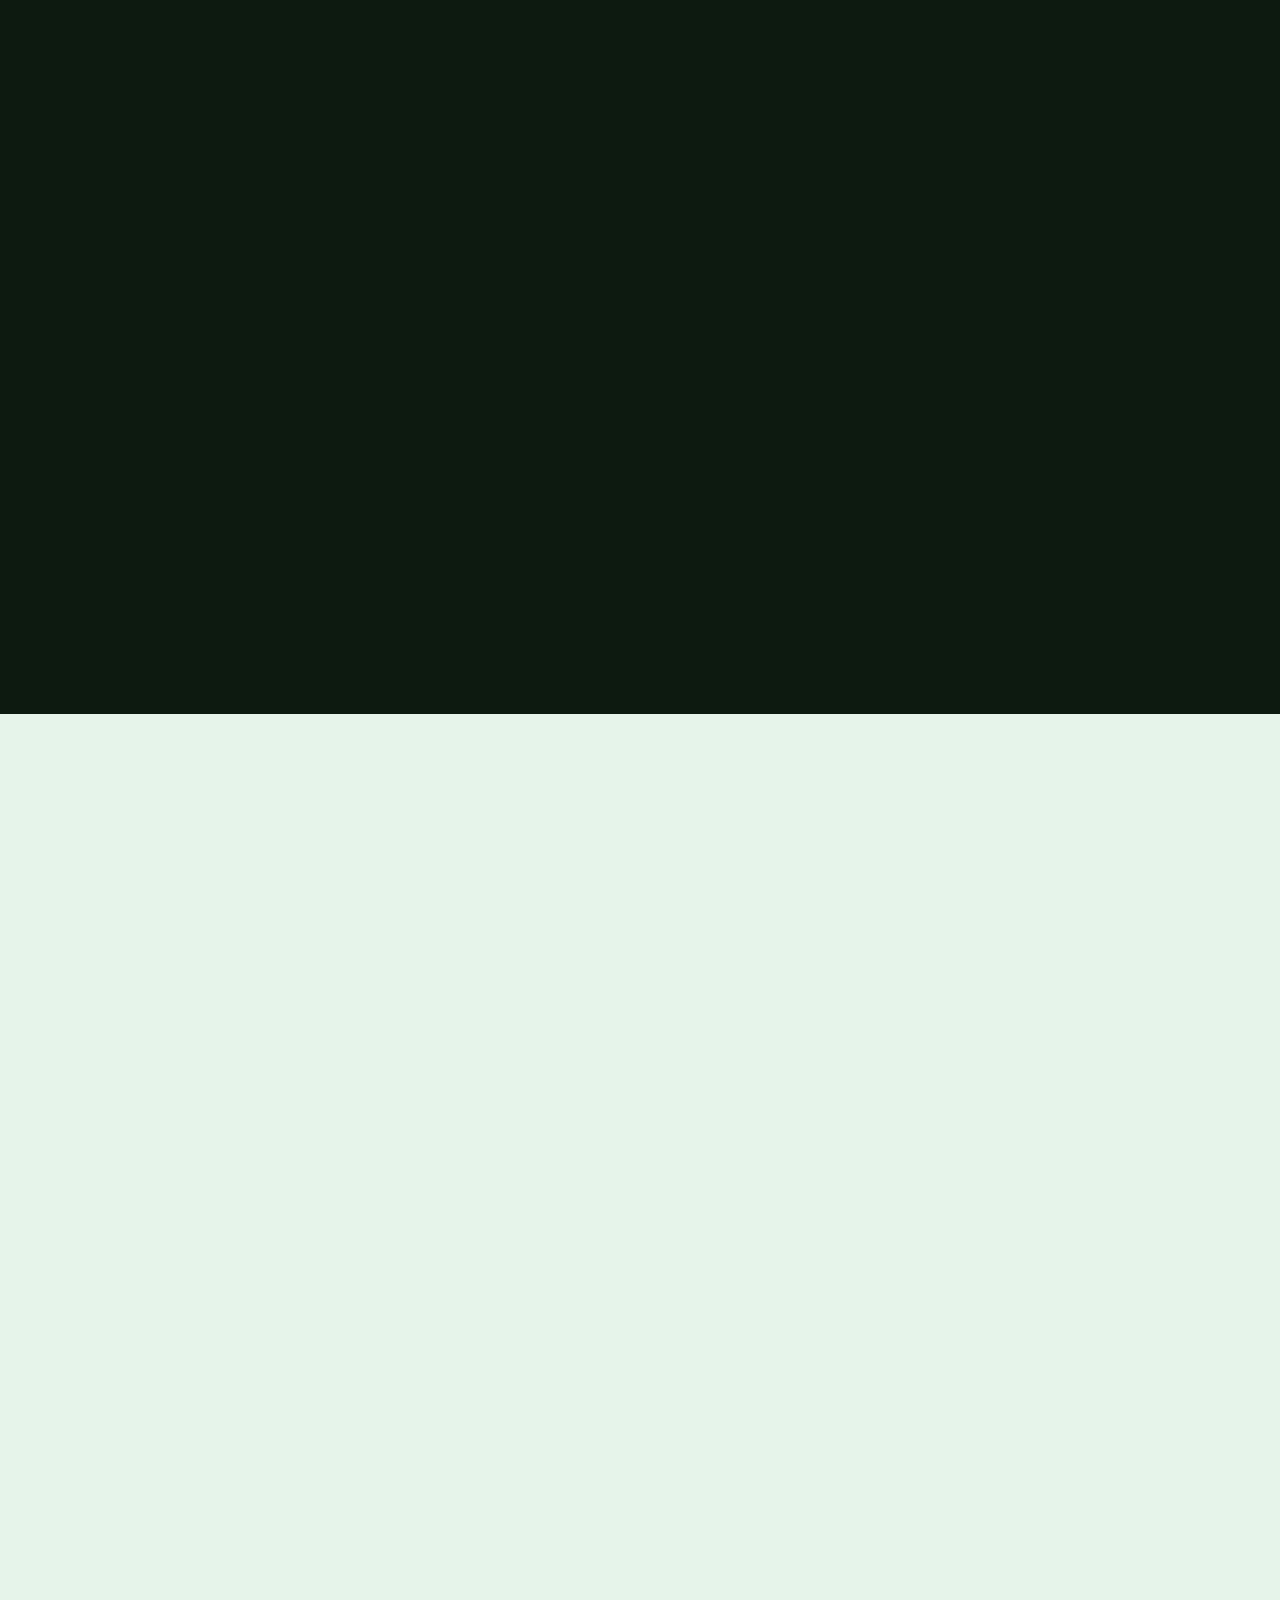
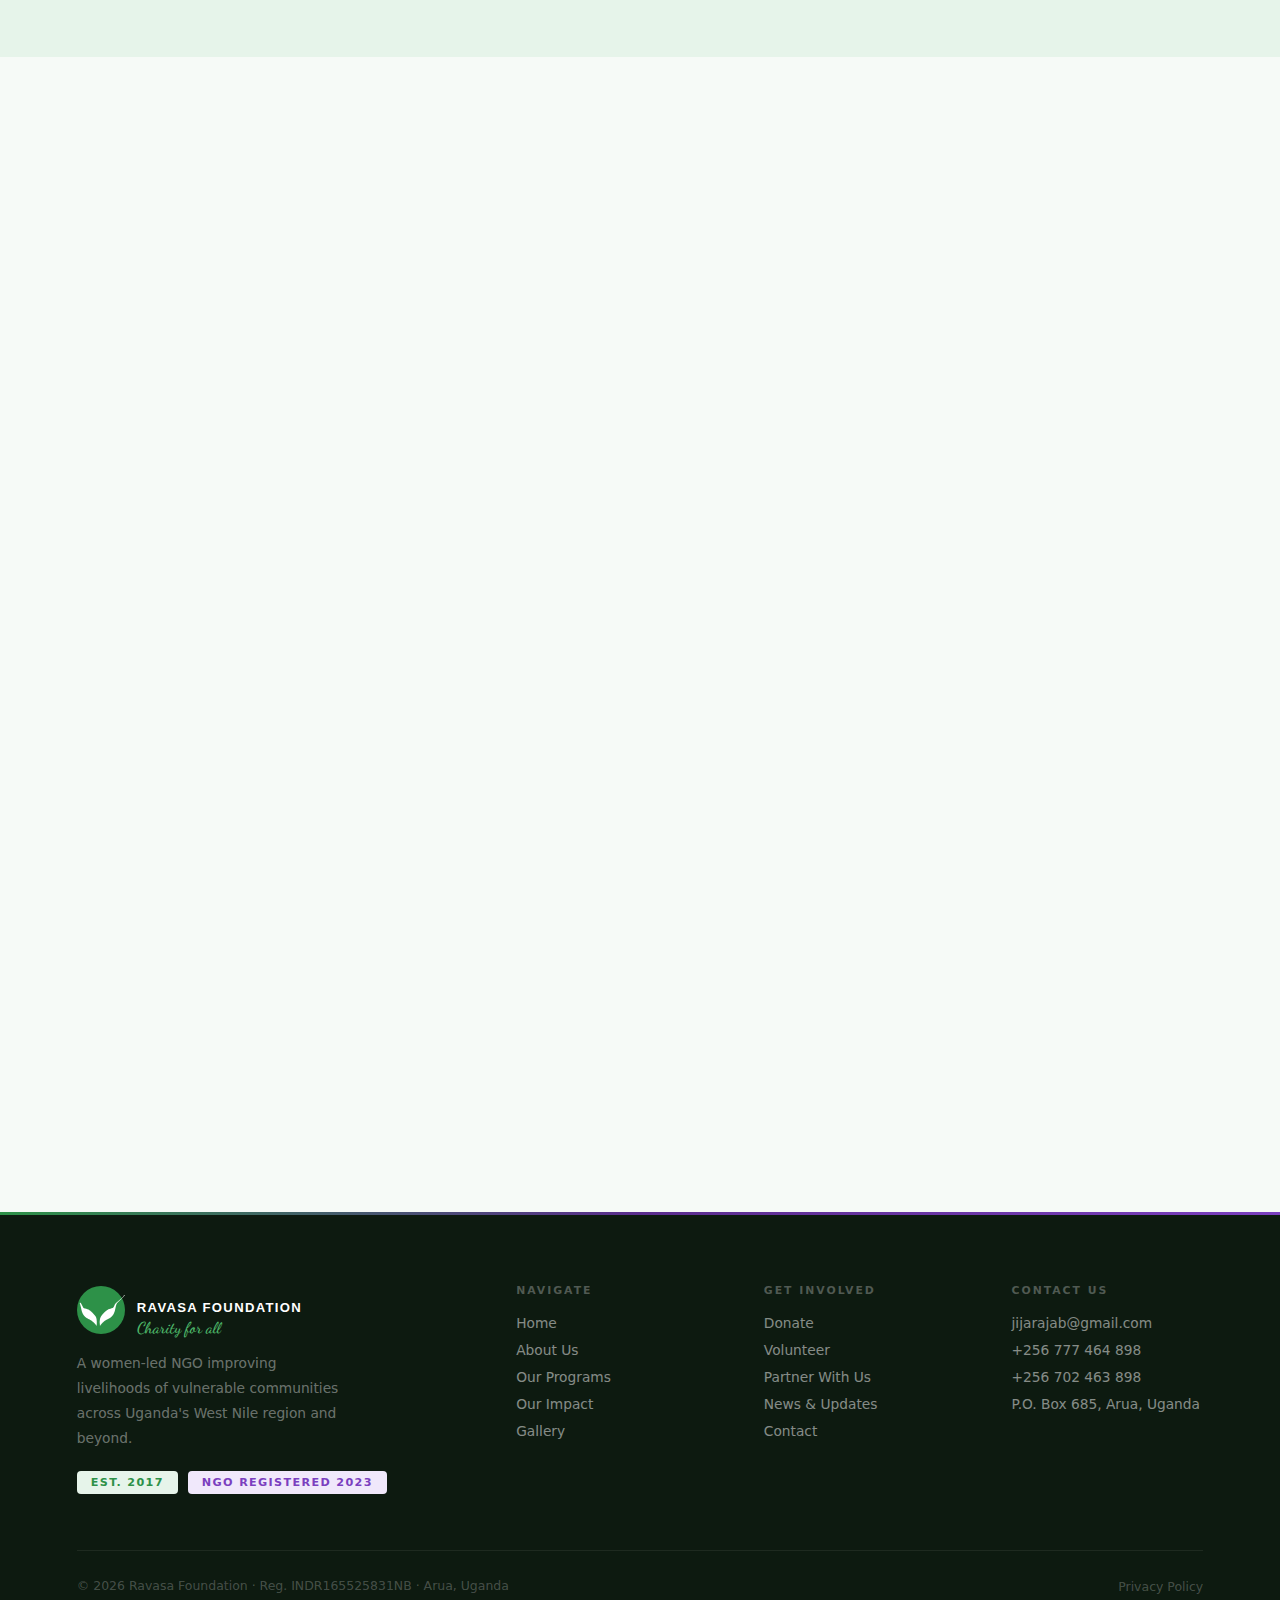
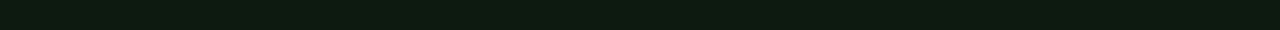
<file: get-involved.html>
<!DOCTYPE html>
<html lang="en">
<head>
<meta charset="UTF-8">
<meta name="viewport" content="width=device-width, initial-scale=1.0">
<meta name="description" content="Support Ravasa Foundation — Donate, volunteer, or partner with us to change lives in Uganda.">
<title>Get Involved – Ravasa Foundation</title>
<link rel="stylesheet" href="styles.css">
<style>
/* WAYS TO HELP */
.ways { background: var(--white); }
.ways-grid { display: grid; grid-template-columns: repeat(3, 1fr); gap: 24px; margin-top: 56px; }
.way-card { border-radius: 24px; overflow: hidden; border: 1px solid var(--border); transition: all 0.3s; }
.way-card:hover { transform: translateY(-4px); box-shadow: 0 20px 56px rgba(0,0,0,0.1); }
.way-header { padding: 40px 36px 32px; }
.way-icon { font-size: 2.8rem; margin-bottom: 16px; }
.way-card h3 { font-size: 1.4rem; color: var(--dark); margin-bottom: 10px; }
.way-card p { font-size: 0.9rem; color: var(--muted); line-height: 1.75; }
.way-card.primary .way-header { background: var(--green); }
.way-card.primary h3 { color: var(--white); }
.way-card.primary p { color: rgba(255,255,255,0.7); }
.way-body { padding: 28px 36px 36px; }
.way-card.primary .way-body { background: var(--green); border-top: 1px solid rgba(255,255,255,0.15); }
.amount-grid { display: grid; grid-template-columns: repeat(3, 1fr); gap: 10px; margin-bottom: 20px; }
.amount-btn { background: rgba(255,255,255,0.15); border: 1.5px solid rgba(255,255,255,0.3); border-radius: 10px; padding: 12px 8px; text-align: center; cursor: pointer; transition: all 0.2s; font-family: var(--font-body); color: var(--white); font-weight: 700; font-size: 0.95rem; }
.amount-btn:hover, .amount-btn.selected { background: var(--white); color: var(--purple); border-color: var(--white); }
.custom-input { width: 100%; background: rgba(255,255,255,0.12); border: 1.5px solid rgba(255,255,255,0.25); border-radius: 10px; padding: 12px 16px; color: var(--white); font-family: var(--font-body); font-size: 0.95rem; margin-bottom: 16px; outline: none; }
.custom-input::placeholder { color: rgba(255,255,255,0.4); }
.custom-input:focus { border-color: rgba(255,255,255,0.6); }
.donate-submit { width: 100%; background: var(--white); color: var(--green); border: none; padding: 14px; border-radius: 50px; font-family: var(--font-body); font-weight: 700; font-size: 0.95rem; cursor: pointer; transition: all 0.2s; }
.donate-submit:hover { background: var(--green-light); color: var(--white); }

.volunteer-steps { display: flex; flex-direction: column; gap: 16px; margin-bottom: 24px; }
.vstep { display: flex; align-items: flex-start; gap: 14px; }
.vstep-num { width: 32px; height: 32px; border-radius: 50%; background: var(--green-pale); color: var(--green-mid); font-weight: 700; font-size: 0.85rem; display: grid; place-items: center; flex-shrink: 0; }
.vstep p { font-size: 0.9rem; color: var(--muted); line-height: 1.6; margin: 0; padding-top: 4px; }
.partner-points { display: flex; flex-direction: column; gap: 12px; margin-bottom: 24px; }
.ppoint { display: flex; gap: 10px; align-items: flex-start; font-size: 0.9rem; color: var(--muted); }
.ppoint::before { content: '✓'; color: var(--green-mid); font-weight: 700; flex-shrink: 0; }

/* IN-KIND */
.inkind { background: var(--green-pale); }
.inkind-grid { display: grid; grid-template-columns: repeat(auto-fill, minmax(220px, 1fr)); gap: 16px; margin-top: 40px; }
.inkind-item { background: var(--white); border-radius: 16px; padding: 24px; text-align: center; border: 1px solid var(--border); }
.inkind-item .icon { font-size: 2rem; margin-bottom: 12px; }
.inkind-item h4 { font-size: 0.92rem; font-weight: 700; color: var(--dark); margin-bottom: 6px; }
.inkind-item p { font-size: 0.82rem; color: var(--muted); line-height: 1.5; }

/* IMPACT OF DONATION */
.donation-impact { background: var(--dark); }
.di-grid { display: grid; grid-template-columns: repeat(auto-fit, minmax(220px, 1fr)); gap: 20px; margin-top: 48px; }
.di-card { background: rgba(255,255,255,0.05); border: 1px solid rgba(255,255,255,0.1); border-radius: 18px; padding: 32px; text-align: center; transition: background 0.3s; }
.di-card:hover { background: rgba(74,172,99,0.12); }
.di-amount { font-family: var(--font-brand); font-size: 1.8rem; font-weight: 900; color: var(--green-light); margin-bottom: 12px; }
.di-card p { font-size: 0.88rem; color: rgba(255,255,255,0.6); line-height: 1.65; }

/* VOLUNTEER FORM */
.vol-form { background: var(--off-white); }
.form-2col { display: grid; grid-template-columns: 1fr 1fr; gap: 16px; }
.form-group { margin-bottom: 20px; }
.form-group label { display: block; font-size: 0.78rem; font-weight: 700; letter-spacing: 0.08em; text-transform: uppercase; color: var(--muted); margin-bottom: 8px; }
.form-group input, .form-group textarea, .form-group select {
  width: 100%; background: var(--white); border: 1.5px solid var(--border); border-radius: 10px; padding: 12px 16px; color: var(--text); font-family: var(--font-body); font-size: 0.95rem; outline: none; transition: border-color 0.2s; appearance: none;
}
.form-group input:focus, .form-group textarea:focus, .form-group select:focus { border-color: var(--green-mid); }
.form-group textarea { resize: vertical; min-height: 120px; }
.form-box { background: var(--white); border-radius: 24px; padding: 48px; border: 1px solid var(--border); }
.form-header { margin-bottom: 32px; }
.form-header h3 { font-size: 1.5rem; color: var(--dark); margin-bottom: 8px; }
.form-header p { font-size: 0.9rem; color: var(--muted); }

@media (max-width: 900px) {
  .ways-grid { grid-template-columns: 1fr; }
  .form-2col { grid-template-columns: 1fr; }
}
</style>
</head>
<body>
<div id="nav-placeholder"></div>

<div class="page-hero">
  <div class="page-hero-pattern"></div>
  <div class="page-hero-content">
    <div class="breadcrumb"><a href="index.html">Home</a><span>/</span><span style="color:rgba(255,255,255,0.55)">Get Involved</span></div>
    <h1 class="anim-1" style="font-family:'Fraunces',serif;">Get Involved &<br>Support Our Work</h1>
    <p class="anim-2">There are many ways to support Ravasa Foundation — whether through donations, volunteering your time, or partnering with us to extend our reach across Uganda.</p>
  </div>
</div>

<!-- 3 WAYS -->
<section class="ways" id="donate">
  <div class="reveal">
    <span class="section-label">How to Help</span>
    <h2 class="section-title">Three Ways to Make<br>a Difference</h2>
  </div>
  <div class="ways-grid">

    <!-- DONATE -->
    <div class="way-card primary reveal">
      <div class="way-header">
        <div class="way-icon">❤️</div>
        <h3>Donate</h3>
        <p>Your financial contribution directly funds our programs — from food distributions to skills training and agricultural support.</p>
      </div>
      <div class="way-body">
        <div class="amount-grid">
          <button class="amount-btn" onclick="selectAmount(this, '50')">$50</button>
          <button class="amount-btn selected" onclick="selectAmount(this, '100')">$100</button>
          <button class="amount-btn" onclick="selectAmount(this, '250')">$250</button>
          <button class="amount-btn" onclick="selectAmount(this, '500')">$500</button>
          <button class="amount-btn" onclick="selectAmount(this, '1000')">$1,000</button>
          <button class="amount-btn" onclick="selectAmount(this, 'custom')">Custom</button>
        </div>
        <input class="custom-input" id="custom-amount" type="text" placeholder="Enter custom amount (USD)" style="display:none">
        <button class="donate-submit" onclick="handleDonate()">Donate Now →</button>
      </div>
    </div>

    <!-- VOLUNTEER -->
    <div class="way-card reveal reveal-delay-1" id="volunteer">
      <div class="way-header" style="background: var(--off-white);">
        <div class="way-icon">🙌</div>
        <h3>Volunteer</h3>
        <p>Share your skills, time, and energy with communities that need you most. We welcome volunteers in all areas.</p>
      </div>
      <div class="way-body">
        <div class="volunteer-steps">
          <div class="vstep"><div class="vstep-num">1</div><p>Fill out our volunteer application form below</p></div>
          <div class="vstep"><div class="vstep-num">2</div><p>Our team will review and contact you within 5 business days</p></div>
          <div class="vstep"><div class="vstep-num">3</div><p>Onboarding, orientation, and field placement</p></div>
        </div>
        <a class="btn btn-primary" href="#volunteer-form">Apply to Volunteer →</a>
      </div>
    </div>

    <!-- PARTNER -->
    <div class="way-card reveal reveal-delay-2" id="partner">
      <div class="way-header" style="background: var(--off-white);">
        <div class="way-icon">🤝</div>
        <h3>Partner With Us</h3>
        <p>Organizations, businesses, and institutions can partner with Ravasa Foundation to amplify impact at scale.</p>
      </div>
      <div class="way-body">
        <div class="partner-points">
          <div class="ppoint">Co-design and implement community programs</div>
          <div class="ppoint">Provide technical expertise and training support</div>
          <div class="ppoint">Fund specific programs or projects</div>
          <div class="ppoint">In-kind donations of goods and equipment</div>
          <div class="ppoint">Media, advocacy, and visibility support</div>
        </div>
        <a class="btn btn-outline" href="contact.html">Discuss Partnership →</a>
      </div>
    </div>

  </div>
</section>

<!-- IMPACT OF DONATION -->
<section class="donation-impact">
  <div class="reveal">
    <span class="section-label">Your Gift in Action</span>
    <h2 class="section-title light">What Your Donation Can Do</h2>
    <p class="section-sub light">Every dollar contributes directly to programs that change lives. Here is what different amounts can achieve.</p>
  </div>
  <div class="di-grid">
    <div class="di-card reveal"><div class="di-amount">$25</div><p>Provides a month's supply of seeds for one family's kitchen garden</p></div>
    <div class="di-card reveal reveal-delay-1"><div class="di-amount">$50</div><p>Funds a full day of community health awareness and WASH training</p></div>
    <div class="di-card reveal reveal-delay-2"><div class="di-amount">$100</div><p>Provides an emergency food package for a family of five for one month</p></div>
    <div class="di-card reveal"><div class="di-amount">$250</div><p>Covers vocational skills training materials for one girl or woman</p></div>
    <div class="di-card reveal reveal-delay-1"><div class="di-amount">$500</div><p>Supports an education sponsorship for one student for a full school term</p></div>
    <div class="di-card reveal reveal-delay-2"><div class="di-amount">$1,000</div><p>Funds an entire vocational training cohort of 10 women for one month</p></div>
  </div>
</section>

<!-- IN-KIND DONATIONS -->
<section class="inkind">
  <div class="reveal">
    <span class="section-label">In-Kind Support</span>
    <h2 class="section-title">We Also Welcome<br>In-Kind Donations</h2>
    <p class="section-sub">Beyond financial contributions, we gratefully accept goods and services that directly support our programs.</p>
  </div>
  <div class="inkind-grid">
    <div class="inkind-item reveal"><div class="icon">🌾</div><h4>Food & Nutrition</h4><p>Non-perishable food items, staples, and nutritional supplements</p></div>
    <div class="inkind-item reveal reveal-delay-1"><div class="icon">📚</div><h4>School Supplies</h4><p>Books, stationery, bags, and learning materials for students</p></div>
    <div class="inkind-item reveal reveal-delay-2"><div class="icon">🧵</div><h4>Sewing Equipment</h4><p>Sewing machines, fabric, and tailoring tools for skills training</p></div>
    <div class="inkind-item reveal"><div class="icon">🌱</div><h4>Agricultural Inputs</h4><p>Seeds, tools, fertilizers, and irrigation equipment</p></div>
    <div class="inkind-item reveal reveal-delay-1"><div class="icon">💊</div><h4>Medical Supplies</h4><p>Basic medicines, hygiene kits, and first aid supplies</p></div>
    <div class="inkind-item reveal reveal-delay-2"><div class="icon">💻</div><h4>Technology</h4><p>Computers, tablets, and communication equipment</p></div>
  </div>
  <div style="text-align:center; margin-top:40px;" class="reveal">
    <p style="color:var(--muted); margin-bottom:16px;">To arrange an in-kind donation, please contact us directly.</p>
    <a class="btn btn-outline" href="contact.html">Contact Us to Donate In-Kind</a>
  </div>
</section>

<!-- VOLUNTEER / CONTACT FORM -->
<section class="vol-form" id="volunteer-form">
  <div style="display:grid; grid-template-columns:1fr 1fr; gap:48px; align-items:start;" class="form-2col-outer">
    <div class="reveal">
      <span class="section-label">Join Our Team</span>
      <h2 class="section-title">Volunteer Application</h2>
      <p class="section-sub" style="margin-bottom:28px;">We welcome individuals with any skills — from professionals to students. Every contribution matters.</p>
      <div style="background:var(--green-pale); border-radius:16px; padding:28px;">
        <h4 style="font-size:0.85rem; font-weight:700; letter-spacing:0.1em; text-transform:uppercase; color:var(--green); margin-bottom:14px;">Volunteer Opportunities</h4>
        <ul style="list-style:none; display:flex; flex-direction:column; gap:10px;">
          <li style="display:flex;gap:10px;font-size:0.9rem;color:var(--muted);"><span style="color:var(--green-mid);font-weight:700;">→</span> Field program support</li>
          <li style="display:flex;gap:10px;font-size:0.9rem;color:var(--muted);"><span style="color:var(--green-mid);font-weight:700;">→</span> Skills training facilitation</li>
          <li style="display:flex;gap:10px;font-size:0.9rem;color:var(--muted);"><span style="color:var(--green-mid);font-weight:700;">→</span> Community health outreach</li>
          <li style="display:flex;gap:10px;font-size:0.9rem;color:var(--muted);"><span style="color:var(--green-mid);font-weight:700;">→</span> Communications & design</li>
          <li style="display:flex;gap:10px;font-size:0.9rem;color:var(--muted);"><span style="color:var(--green-mid);font-weight:700;">→</span> Fundraising & partnerships</li>
          <li style="display:flex;gap:10px;font-size:0.9rem;color:var(--muted);"><span style="color:var(--green-mid);font-weight:700;">→</span> Research & monitoring</li>
        </ul>
      </div>
    </div>
    <div class="form-box reveal reveal-delay-2">
      <div class="form-header">
        <h3>Apply to Volunteer</h3>
        <p>Fill in the form below and our team will get back to you within 5 working days.</p>
      </div>
      <div class="form-2col">
        <div class="form-group"><label>First Name</label><input type="text" placeholder="John"></div>
        <div class="form-group"><label>Last Name</label><input type="text" placeholder="Doe"></div>
      </div>
      <div class="form-group"><label>Email Address</label><input type="email" placeholder="your@email.com"></div>
      <div class="form-group"><label>Phone Number</label><input type="tel" placeholder="+256 ..."></div>
      <div class="form-group"><label>Nationality / Location</label><input type="text" placeholder="e.g. Ugandan, based in Kampala"></div>
      <div class="form-group"><label>Area of Interest</label>
        <select>
          <option>Field Program Support</option>
          <option>Skills Training Facilitation</option>
          <option>Health Outreach</option>
          <option>Communications & Design</option>
          <option>Fundraising & Partnerships</option>
          <option>Research & Monitoring</option>
          <option>Other</option>
        </select>
      </div>
      <div class="form-group"><label>Availability</label>
        <select>
          <option>Full-time (long-term)</option>
          <option>Part-time (ongoing)</option>
          <option>Short-term placement</option>
          <option>Specific event/project only</option>
        </select>
      </div>
      <div class="form-group"><label>Tell Us About Yourself</label><textarea placeholder="Briefly describe your background, skills, and why you want to volunteer with Ravasa Foundation..."></textarea></div>
      <button class="btn btn-primary" style="width:100%; justify-content:center;" onclick="handleVolunteer(this)">Submit Application →</button>
    </div>
  </div>
</section>

<div id="footer-placeholder"></div>
<script src="main.js"></script>
<script>
renderNav('');
renderFooter();

let selectedAmount = '100';
function selectAmount(btn, val) {
  document.querySelectorAll('.amount-btn').forEach(b => b.classList.remove('selected'));
  btn.classList.add('selected');
  selectedAmount = val;
  const ci = document.getElementById('custom-amount');
  ci.style.display = val === 'custom' ? 'block' : 'none';
}
function handleDonate() {
  alert('Thank you for your generosity! To complete your donation, please contact us at jijarajab@gmail.com or call +256 777 464 898. We will guide you through the payment process.');
}
function handleVolunteer(btn) {
  btn.textContent = '✓ Application Submitted!';
  btn.style.background = 'var(--green-light)';
  setTimeout(() => { btn.textContent = 'Submit Application →'; btn.style.background = ''; }, 3500);
}
</script>
</body>
</html>
</file>
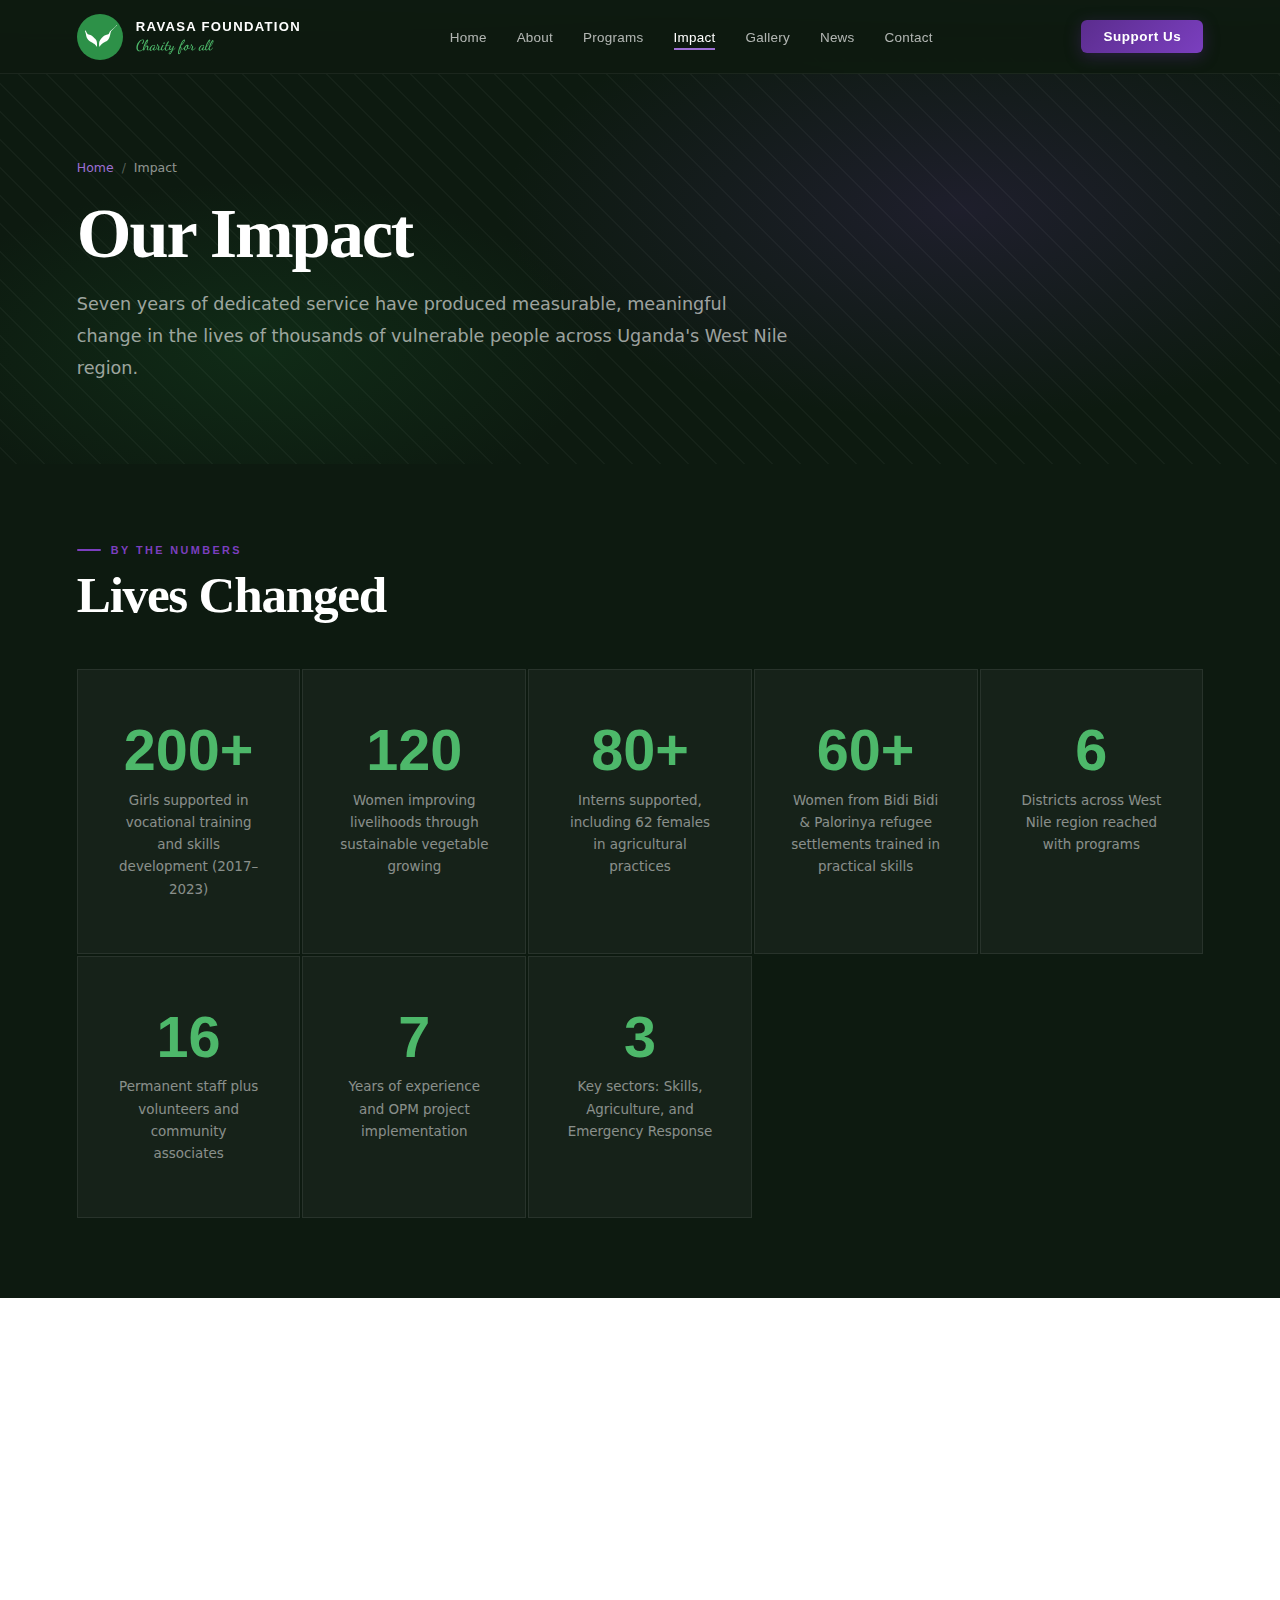
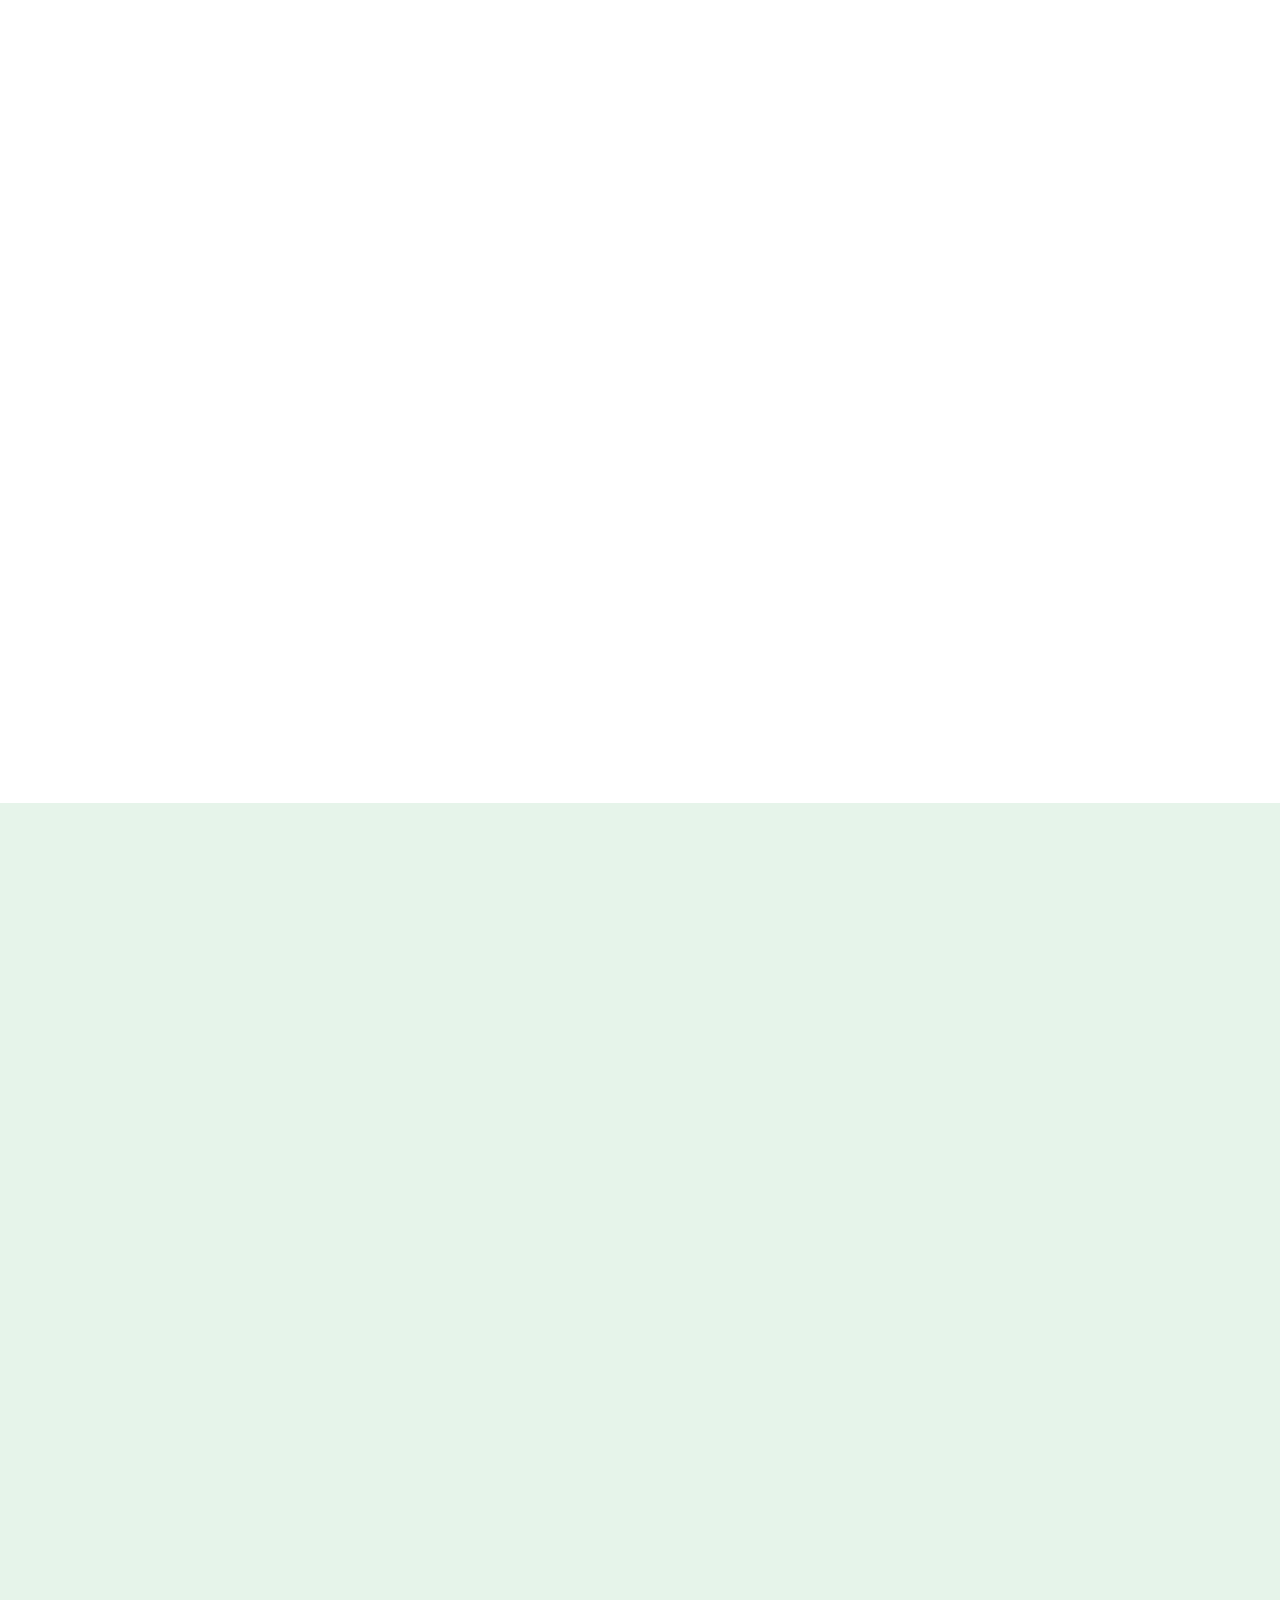
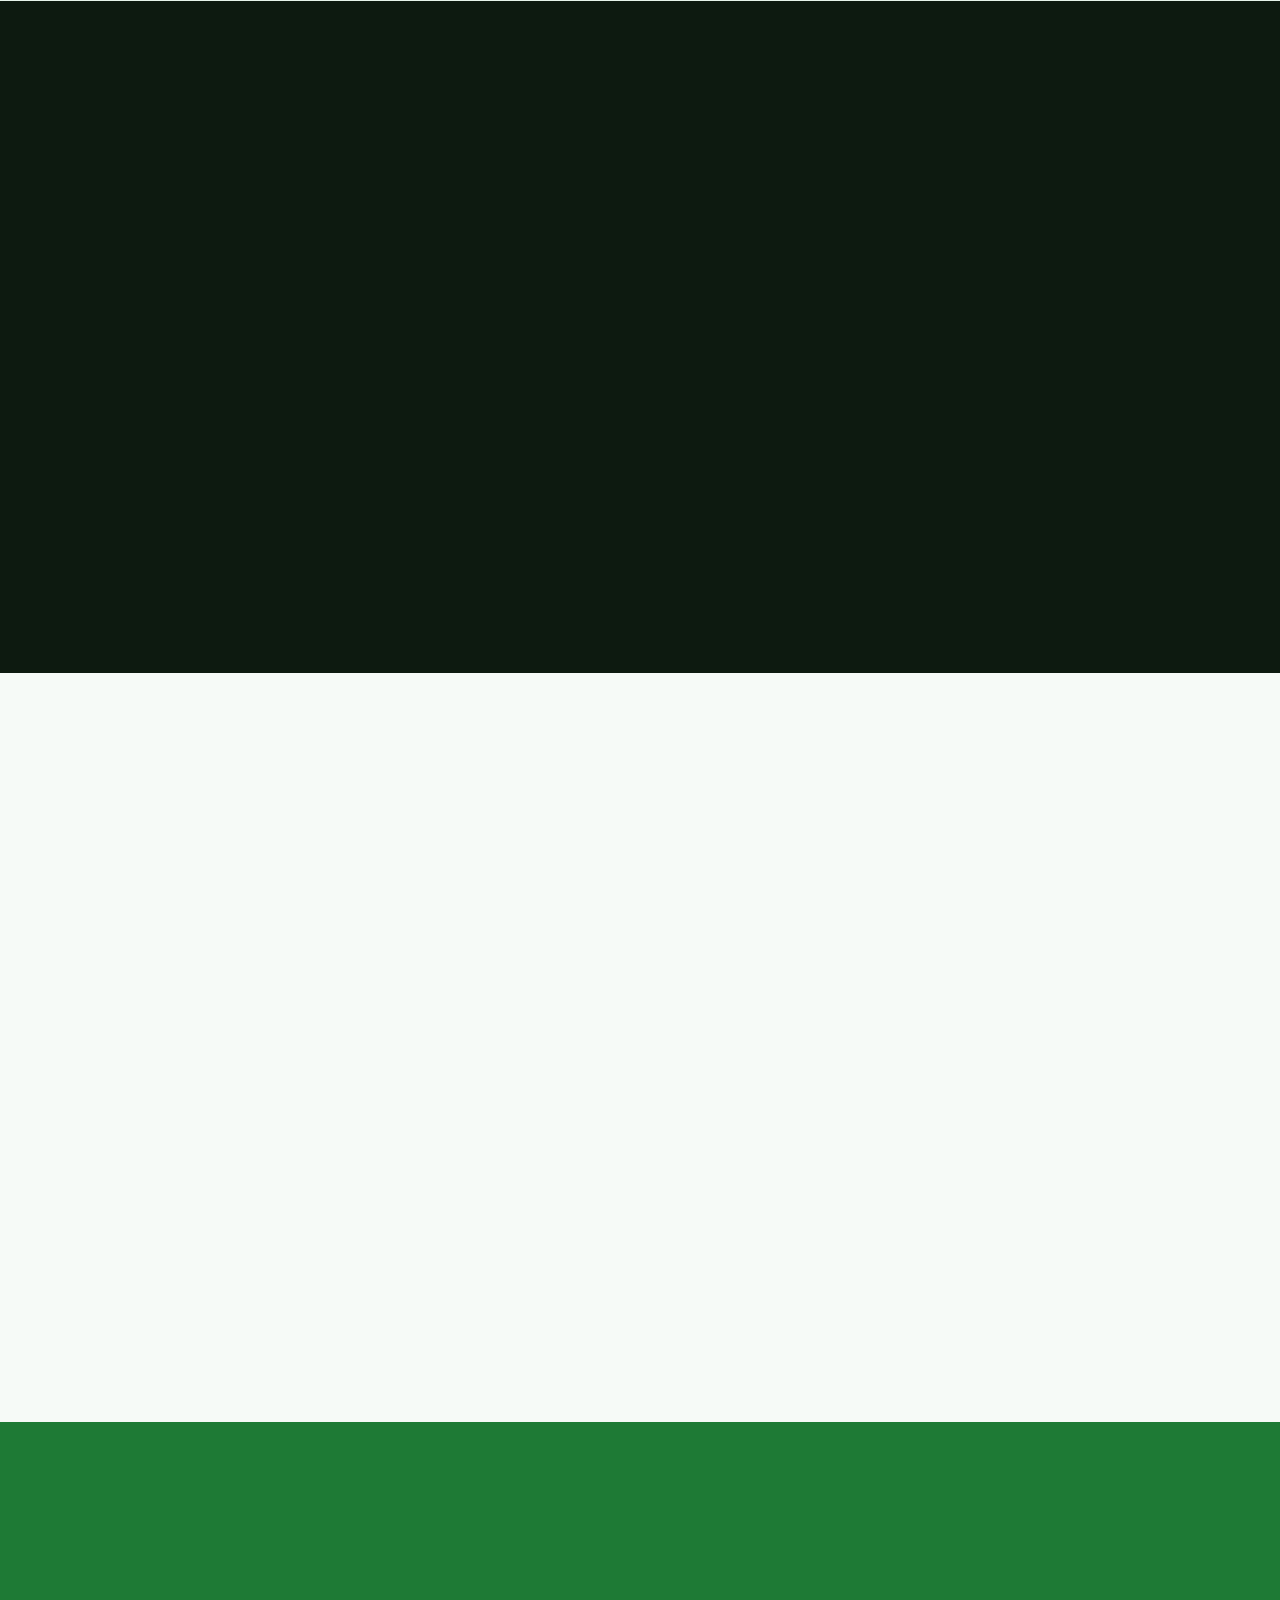
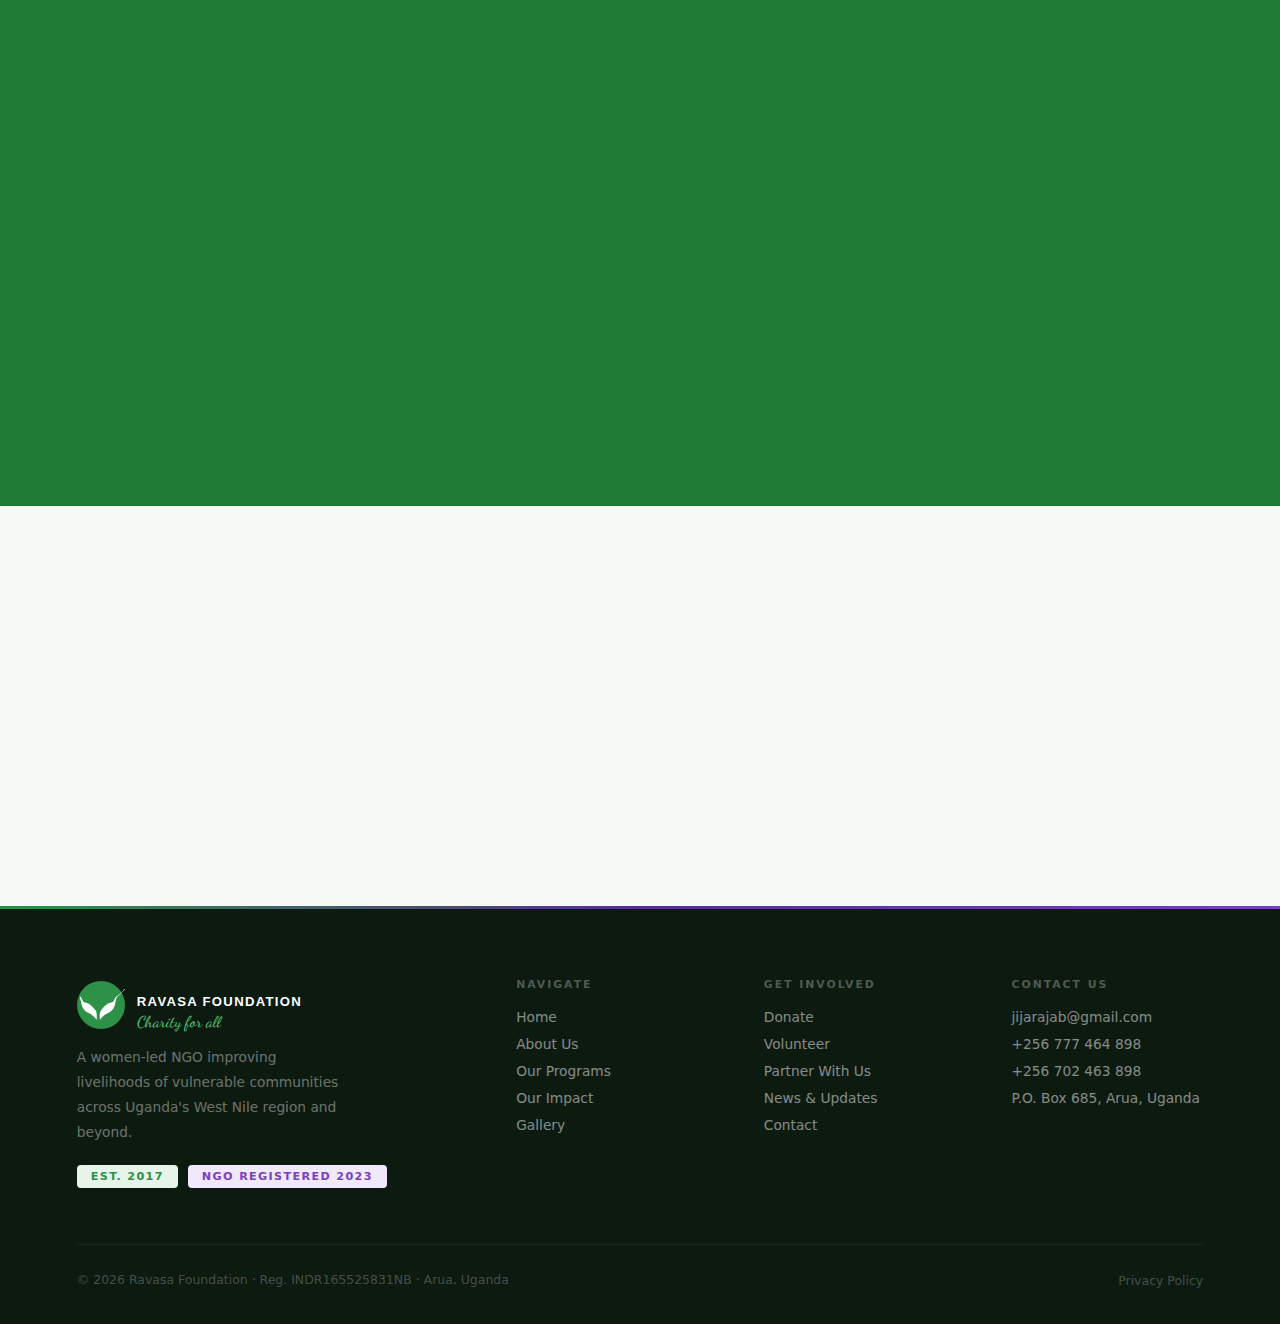
<file: impact.html>
<!DOCTYPE html>
<html lang="en">
<head>
<meta charset="UTF-8">
<meta name="viewport" content="width=device-width, initial-scale=1.0">
<meta name="description" content="Ravasa Foundation Impact — Real numbers, real stories, real change in Uganda.">
<title>Our Impact – Ravasa Foundation</title>
<link rel="stylesheet" href="styles.css">
<style>
/* BIG NUMBERS HERO */
.impact-numbers { background: var(--dark); padding: 80px 6%; }
.numbers-grid { display: grid; grid-template-columns: repeat(auto-fit, minmax(200px, 1fr)); gap: 2px; }
.num-card { background: rgba(255,255,255,0.04); border: 1px solid rgba(255,255,255,0.08); padding: 52px 36px; text-align: center; transition: background 0.3s; }
.num-card:hover { background: rgba(91,45,142,0.12); }
.num-card .n { font-family: var(--font-brand); font-size: 3.6rem; font-weight: 900; color: var(--green-light); line-height: 1; }
.num-card .label { font-size: 0.84rem; color: rgba(255,255,255,0.5); line-height: 1.65; margin-top: 10px; display: block; }

/* PROGRAMS BREAKDOWN */
.prog-breakdown { background: var(--white); }
.breakdown-grid { display: grid; grid-template-columns: 1fr 1fr; gap: 24px; margin-top: 56px; }
.breakdown-card { background: var(--off-white); border-radius: 20px; padding: 36px; display: flex; gap: 24px; align-items: flex-start; }
.breakdown-icon { font-size: 2.2rem; flex-shrink: 0; }
.breakdown-card h3 { font-family: var(--font-body); font-size: 1rem; font-weight: 700; color: var(--dark); margin-bottom: 6px; }
.breakdown-card p { font-size: 0.88rem; color: var(--muted); line-height: 1.65; }
.breakdown-stat { font-family: var(--font-heading); font-size: 2rem; font-weight: 900; color: var(--green-mid); margin-top: 10px; }

/* REACH MAP */
.reach { background: var(--green-pale); }
.reach-grid { display: grid; grid-template-columns: 1fr 1fr; gap: 64px; align-items: center; margin-top: 40px; }
.district-list { display: flex; flex-direction: column; gap: 0; }
.district-item { display: flex; align-items: center; justify-content: space-between; padding: 16px 0; border-bottom: 1px solid rgba(0,0,0,0.08); }
.district-item:last-child { border-bottom: none; }
.district-name { font-size: 0.95rem; font-weight: 600; color: var(--dark); }
.district-tag { font-size: 0.72rem; font-weight: 700; letter-spacing: 0.1em; text-transform: uppercase; padding: 4px 12px; border-radius: 50px; }
.tag-active { background: var(--green-pale); color: var(--green-mid); border: 1px solid rgba(45,138,69,0.3); }
.reach-info { background: var(--white); border-radius: 24px; padding: 40px; }
.reach-info h3 { font-size: 1.3rem; margin-bottom: 16px; }
.reach-info p { font-size: 0.92rem; color: var(--muted); line-height: 1.8; margin-bottom: 16px; }
.bene-types { display: flex; flex-wrap: wrap; gap: 10px; margin-top: 20px; }
.bene-tag { background: var(--green-pale); color: var(--green); font-size: 0.82rem; font-weight: 600; padding: 6px 16px; border-radius: 50px; }

/* PARTNERS IMPACT */
.partners-impact { background: var(--dark); }
.partner-cards { display: grid; grid-template-columns: repeat(auto-fit, minmax(280px, 1fr)); gap: 20px; margin-top: 48px; }
.p-card { background: rgba(255,255,255,0.05); border: 1px solid rgba(255,255,255,0.1); border-radius: 20px; padding: 36px; transition: background 0.3s; }
.p-card:hover { background: rgba(74,172,99,0.1); }
.p-card h3 { font-family: var(--font-body); font-size: 1rem; font-weight: 700; color: var(--white); margin-bottom: 10px; }
.p-card p { font-size: 0.88rem; color: rgba(255,255,255,0.55); line-height: 1.7; }
.p-card .p-icon { font-size: 1.8rem; margin-bottom: 16px; }

/* TESTIMONIALS */
.testimonials { background: var(--off-white); }
.testi-grid { display: grid; grid-template-columns: repeat(auto-fit, minmax(300px, 1fr)); gap: 24px; margin-top: 48px; }
.testi-card { background: var(--white); border-radius: 20px; padding: 36px; border: 1px solid var(--border); position: relative; }
.testi-card::before { content: '"'; font-family: var(--font-brand); font-size: 5rem; color: var(--green-pale); position: absolute; top: 12px; left: 28px; line-height: 1; }
.testi-text { font-size: 0.95rem; color: var(--muted); line-height: 1.8; margin-bottom: 24px; padding-top: 32px; font-style: italic; }
.testi-author { display: flex; align-items: center; gap: 12px; }
.testi-avatar { width: 44px; height: 44px; border-radius: 50%; background: var(--green-pale); display: grid; place-items: center; font-size: 1.2rem; flex-shrink: 0; }
.testi-author h4 { font-size: 0.9rem; font-weight: 700; color: var(--dark); }
.testi-author span { font-size: 0.78rem; color: var(--muted); }

/* SDG ALIGNMENT */
.sdg { background: var(--green); }
.sdg-grid { display: grid; grid-template-columns: repeat(auto-fill, minmax(200px, 1fr)); gap: 16px; margin-top: 48px; }
.sdg-card { background: rgba(255,255,255,0.12); border-radius: 16px; padding: 24px; text-align: center; }
.sdg-card .sdg-num { font-family: var(--font-heading); font-size: 2rem; font-weight: 900; color: var(--white); }
.sdg-card p { font-size: 0.82rem; color: rgba(255,255,255,0.75); margin-top: 6px; line-height: 1.5; }

@media (max-width: 768px) {
  .breakdown-grid { grid-template-columns: 1fr; }
  .reach-grid { grid-template-columns: 1fr; }
}
</style>
</head>
<body>
<div id="nav-placeholder"></div>

<div class="page-hero">
  <div class="page-hero-pattern"></div>
  <div class="page-hero-content">
    <div class="breadcrumb"><a href="index.html">Home</a><span>/</span><span style="color:rgba(255,255,255,0.55)">Impact</span></div>
    <h1 class="anim-1" style="font-family:'Fraunces',serif;">Our Impact</h1>
    <p class="anim-2">Seven years of dedicated service have produced measurable, meaningful change in the lives of thousands of vulnerable people across Uganda's West Nile region.</p>
  </div>
</div>

<!-- BIG NUMBERS -->
<section class="impact-numbers">
  <div class="reveal">
    <span class="section-label">By the Numbers</span>
    <h2 class="section-title light">Lives Changed</h2>
  </div>
  <div class="numbers-grid reveal reveal-delay-2" style="margin-top:48px;">
    <div class="num-card"><div class="n">200+</div><span class="label">Girls supported in vocational training and skills development (2017–2023)</span></div>
    <div class="num-card"><div class="n">120</div><span class="label">Women improving livelihoods through sustainable vegetable growing</span></div>
    <div class="num-card"><div class="n">80+</div><span class="label">Interns supported, including 62 females in agricultural practices</span></div>
    <div class="num-card"><div class="n">60+</div><span class="label">Women from Bidi Bidi & Palorinya refugee settlements trained in practical skills</span></div>
    <div class="num-card"><div class="n">6</div><span class="label">Districts across West Nile region reached with programs</span></div>
    <div class="num-card"><div class="n">16</div><span class="label">Permanent staff plus volunteers and community associates</span></div>
    <div class="num-card"><div class="n">7</div><span class="label">Years of experience and OPM project implementation</span></div>
    <div class="num-card"><div class="n">3</div><span class="label">Key sectors: Skills, Agriculture, and Emergency Response</span></div>
  </div>
</section>

<!-- PROGRAM BREAKDOWN -->
<section class="prog-breakdown">
  <div class="reveal">
    <span class="section-label">Program by Program</span>
    <h2 class="section-title">Impact Across All Sectors</h2>
    <p class="section-sub">Each of our program areas delivers tangible, measurable results for the communities we serve.</p>
  </div>
  <div class="breakdown-grid">
    <div class="breakdown-card reveal">
      <div class="breakdown-icon">🌾</div>
      <div>
        <h3>Agriculture & Food Security</h3>
        <p>Women supported in sustainable vegetable growing and improved farming practices, with access to improved seeds, training, and market linkages.</p>
        <div class="breakdown-stat">120+ Women</div>
      </div>
    </div>
    <div class="breakdown-card reveal reveal-delay-1">
      <div class="breakdown-icon">✂️</div>
      <div>
        <h3>Vocational Skills Training</h3>
        <p>Girls and women from refugee settlements trained in hairdressing, baking, tailoring, and sustainable agriculture through partner-supported programs.</p>
        <div class="breakdown-stat">200+ Girls</div>
      </div>
    </div>
    <div class="breakdown-card reveal">
      <div class="breakdown-icon">📚</div>
      <div>
        <h3>Education Support</h3>
        <p>Youth received career guidance, education sponsorships, and sensitization on the value of education across West Nile districts.</p>
        <div class="breakdown-stat">Ongoing</div>
      </div>
    </div>
    <div class="breakdown-card reveal reveal-delay-1">
      <div class="breakdown-icon">💼</div>
      <div>
        <h3>Internships & Work Readiness</h3>
        <p>Through the OPM Work Readiness Program, interns were supported with practical placements, 77% of whom were female.</p>
        <div class="breakdown-stat">80+ Interns</div>
      </div>
    </div>
    <div class="breakdown-card reveal">
      <div class="breakdown-icon">🏥</div>
      <div>
        <h3>Health & WASH</h3>
        <p>Communities reached with WASH sensitization, COVID-19 prevention messaging, and health promotion campaigns since 2019.</p>
        <div class="breakdown-stat">Multiple Districts</div>
      </div>
    </div>
    <div class="breakdown-card reveal reveal-delay-1">
      <div class="breakdown-icon">🍽️</div>
      <div>
        <h3>Emergency Food Relief</h3>
        <p>Families and individuals received emergency food packages during crises, coordinated with OPM, WFP, and international partners.</p>
        <div class="breakdown-stat">Thousands Served</div>
      </div>
    </div>
  </div>
</section>

<!-- GEOGRAPHICAL REACH -->
<section class="reach">
  <div class="reveal">
    <span class="section-label">Where We Work</span>
    <h2 class="section-title">Geographical Reach</h2>
  </div>
  <div class="reach-grid">
    <div class="reveal">
      <div class="district-list">
        <div class="district-item"><span class="district-name">Arua District</span><span class="district-tag tag-active">Headquartered Here</span></div>
        <div class="district-item"><span class="district-name">Yumbe District</span><span class="district-tag tag-active">CBO Registered</span></div>
        <div class="district-item"><span class="district-name">Adjumani District</span><span class="district-tag tag-active">Active Programs</span></div>
        <div class="district-item"><span class="district-name">Koboko District</span><span class="district-tag tag-active">Active Programs</span></div>
        <div class="district-item"><span class="district-name">Moyo District</span><span class="district-tag tag-active">Active Programs</span></div>
        <div class="district-item"><span class="district-name">Panyimur (Pakwach)</span><span class="district-tag tag-active">Active Programs</span></div>
      </div>
    </div>
    <div class="reach-info reveal reveal-delay-2">
      <h3>Who We Serve</h3>
      <p>Ravasa Foundation targets the most vulnerable and underserved populations in Uganda — those who are often invisible to mainstream services and support systems.</p>
      <p>Our work focuses on the West Nile region — home to one of the world's largest refugee populations — while also responding to needs in surrounding communities and nationally as a registered NGO.</p>
      <div class="bene-types">
        <span class="bene-tag">Refugees</span>
        <span class="bene-tag">Host Communities</span>
        <span class="bene-tag">Internally Displaced Persons</span>
        <span class="bene-tag">Women & Girls</span>
        <span class="bene-tag">Youth</span>
        <span class="bene-tag">Children</span>
        <span class="bene-tag">Elderly</span>
        <span class="bene-tag">Rural & Urban Poor</span>
      </div>
    </div>
  </div>
</section>

<!-- PARTNER IMPACT -->
<section class="partners-impact">
  <div class="reveal">
    <span class="section-label">Partner-Supported Impact</span>
    <h2 class="section-title light">Achieved Together</h2>
    <p class="section-sub light">Our impact is multiplied through strategic partnerships with government and international organizations.</p>
  </div>
  <div class="partner-cards">
    <div class="p-card reveal">
      <div class="p-icon">🏛️</div>
      <h3>Office of the Prime Minister (OPM)</h3>
      <p>Over 6 years of project implementation including the Work Readiness Program, supporting 80+ interns and 120 women in sustainable agriculture.</p>
    </div>
    <div class="p-card reveal reveal-delay-1">
      <div class="p-icon">🇬🇧</div>
      <h3>Penny Appeal UK</h3>
      <p>Partnership from 2017–2023 enabled vocational training for over 200 girls and women in the Bidi Bidi and Palorinya refugee settlements.</p>
    </div>
    <div class="p-card reveal reveal-delay-2">
      <div class="p-icon">🌍</div>
      <h3>Action Against Hunger (ACF/WFP)</h3>
      <p>Emergency food distributions and food security programming reaching thousands of vulnerable households across the West Nile region.</p>
    </div>
  </div>
</section>

<!-- TESTIMONIALS -->
<section class="testimonials">
  <div class="reveal">
    <span class="section-label">Community Voices</span>
    <h2 class="section-title">Stories of Change</h2>
    <p class="section-sub">The real measure of our impact is in the words of the people we serve.</p>
  </div>
  <div class="testi-grid">
    <div class="testi-card reveal">
      <p class="testi-text">The tailoring skills I received from Ravasa Foundation changed my life completely. I now run my own small shop in the market and can pay my children's school fees. I never thought this was possible.</p>
      <div class="testi-author"><div class="testi-avatar">👩</div><div><h4>Beneficiary, Bidi Bidi Settlement</h4><span>Vocational Skills Program</span></div></div>
    </div>
    <div class="testi-card reveal reveal-delay-1">
      <p class="testi-text">Before Ravasa came to our community, we did not know how to properly manage our savings. Now our women's group has saved enough to start a small business together. We are proud of what we have built.</p>
      <div class="testi-author"><div class="testi-avatar">👩</div><div><h4>Women's Group Leader, Arua District</h4><span>Entrepreneurship Program</span></div></div>
    </div>
    <div class="testi-card reveal reveal-delay-2">
      <p class="testi-text">The agricultural training taught me better farming techniques. My harvest has improved and I now grow enough vegetables to sell at the market. My family eats well and I have income to spare.</p>
      <div class="testi-author"><div class="testi-avatar">👨</div><div><h4>Farmer, Yumbe District</h4><span>Agriculture Program</span></div></div>
    </div>
  </div>
</section>

<!-- SDG ALIGNMENT -->
<section class="sdg">
  <div class="reveal">
    <span class="section-label">Global Alignment</span>
    <h2 class="section-title light">Aligned with the UN SDGs</h2>
    <p class="section-sub light">Our work directly contributes to achieving the United Nations Sustainable Development Goals.</p>
  </div>
  <div class="sdg-grid reveal reveal-delay-2">
    <div class="sdg-card"><div class="sdg-num">SDG 1</div><p>No Poverty</p></div>
    <div class="sdg-card"><div class="sdg-num">SDG 2</div><p>Zero Hunger</p></div>
    <div class="sdg-card"><div class="sdg-num">SDG 3</div><p>Good Health & Well-being</p></div>
    <div class="sdg-card"><div class="sdg-num">SDG 4</div><p>Quality Education</p></div>
    <div class="sdg-card"><div class="sdg-num">SDG 5</div><p>Gender Equality</p></div>
    <div class="sdg-card"><div class="sdg-num">SDG 8</div><p>Decent Work & Economic Growth</p></div>
    <div class="sdg-card"><div class="sdg-num">SDG 10</div><p>Reduced Inequalities</p></div>
    <div class="sdg-card"><div class="sdg-num">SDG 15</div><p>Life on Land</p></div>
  </div>
</section>

<div style="background:var(--off-white); padding:80px 6%; text-align:center;">
  <h2 class="section-title reveal">Help Us Do More</h2>
  <p class="section-sub reveal" style="margin: 0 auto 32px;">Every contribution — whether financial, in-kind, or through volunteering — directly amplifies our impact for vulnerable communities.</p>
  <div style="display:flex; gap:16px; justify-content:center; flex-wrap:wrap;" class="reveal"><a class="btn btn-primary" href="get-involved.html">Donate Now</a><a class="btn btn-outline" href="contact.html">Partner With Us</a></div>
</div>

<div id="footer-placeholder"></div>
<script src="main.js"></script>
<script>renderNav('Impact'); renderFooter();</script>
</body>
</html>
</file>
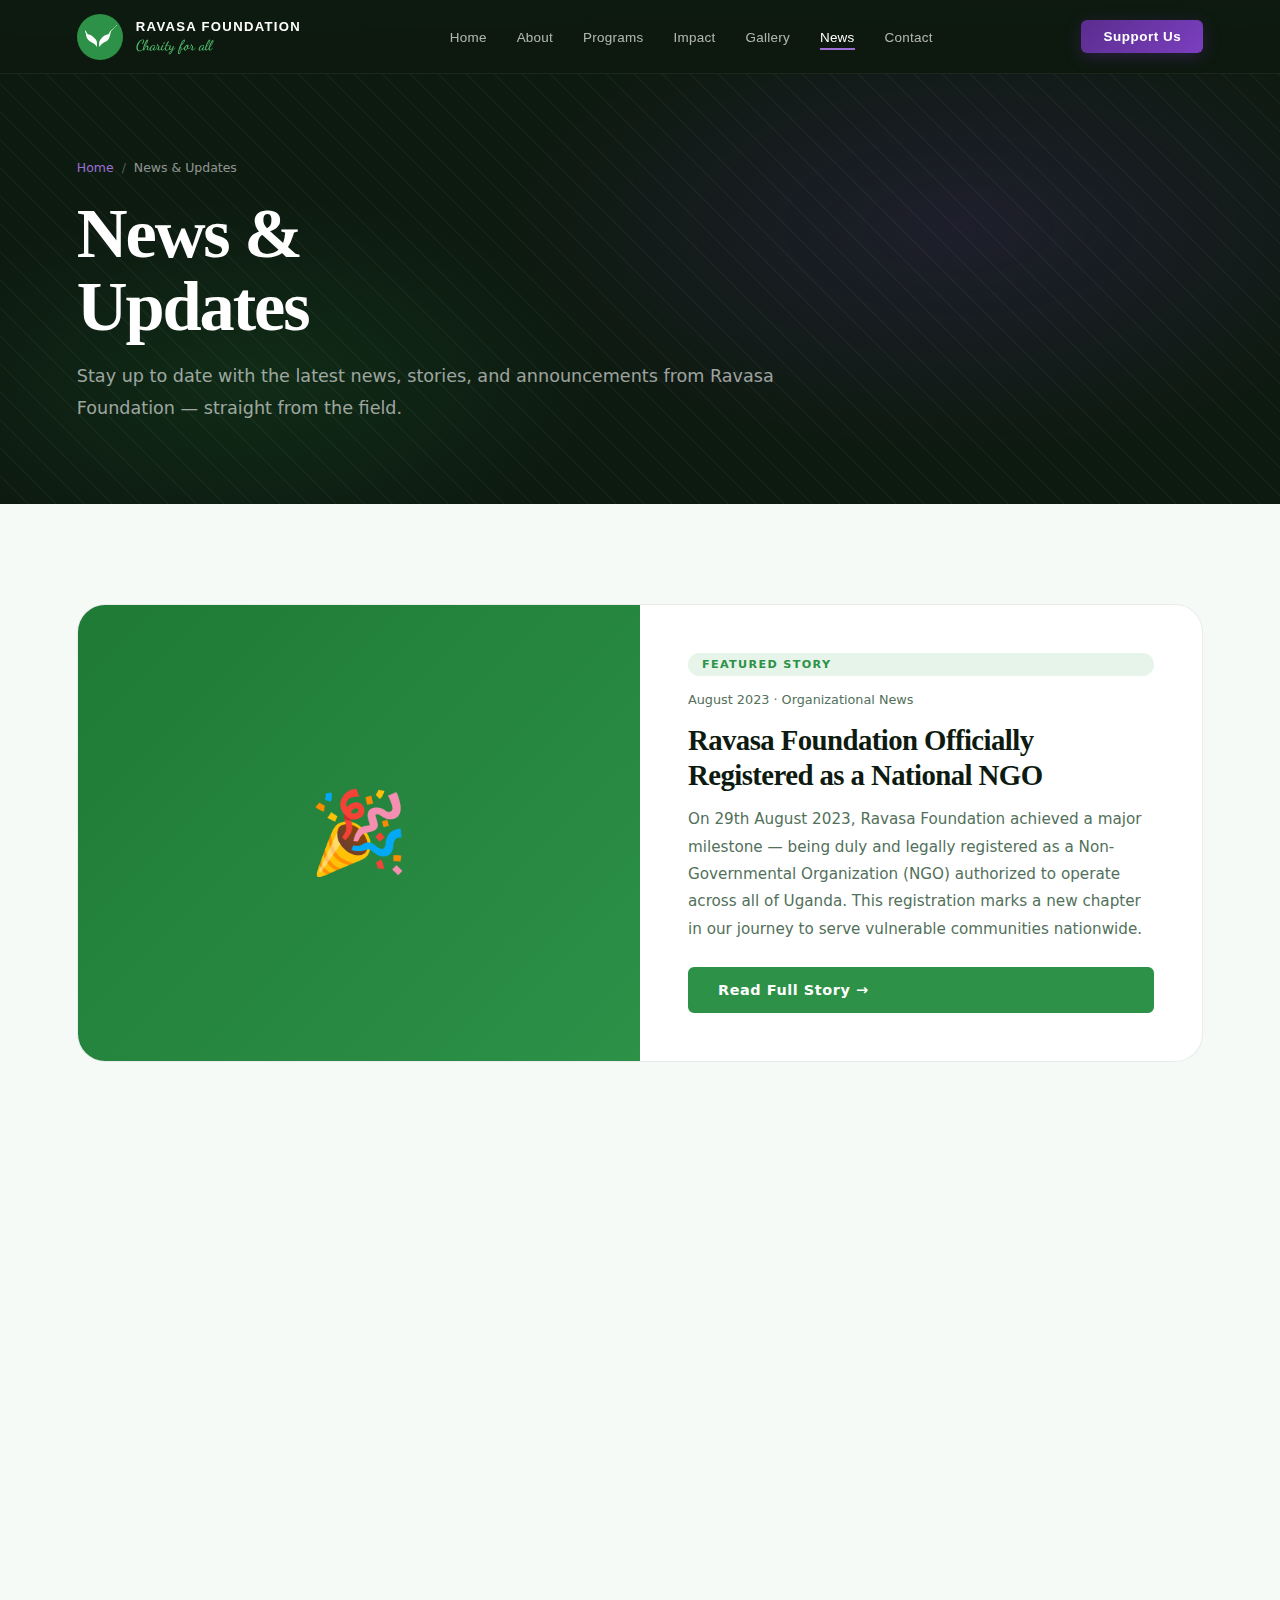
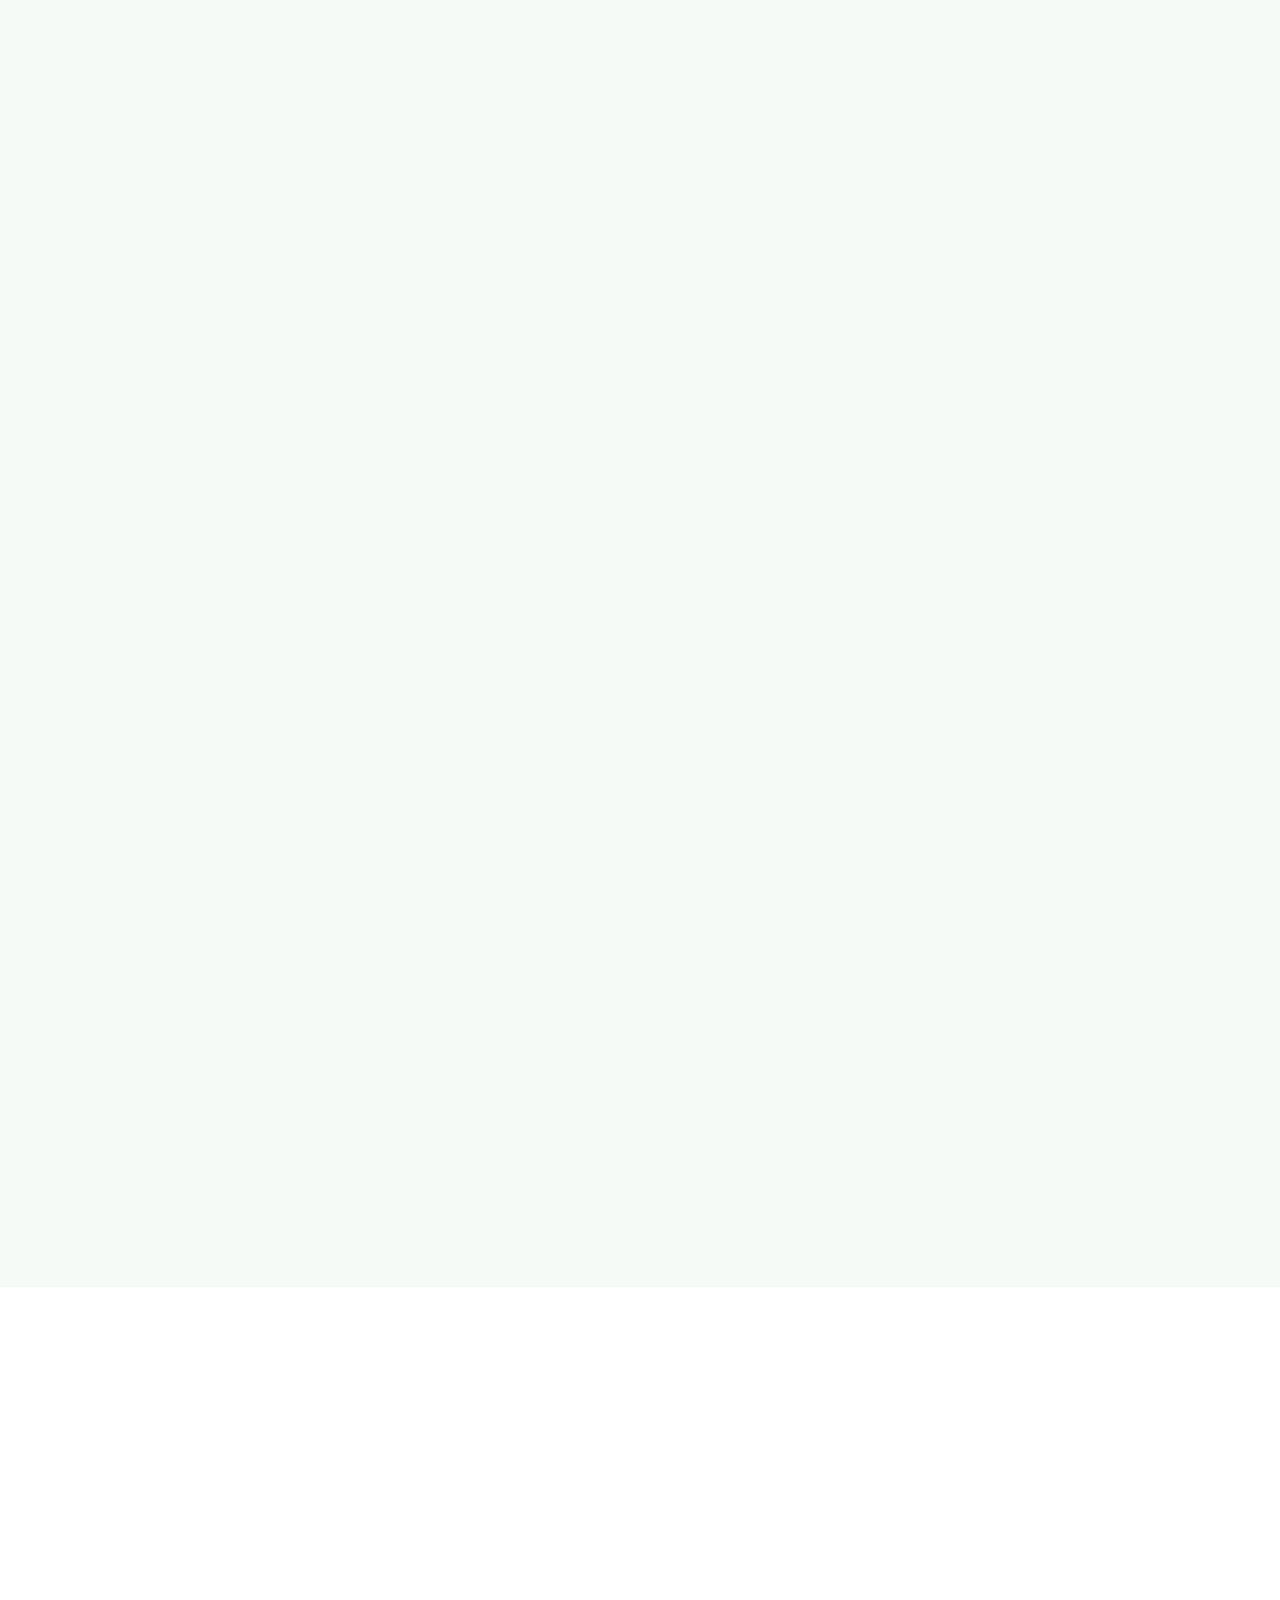
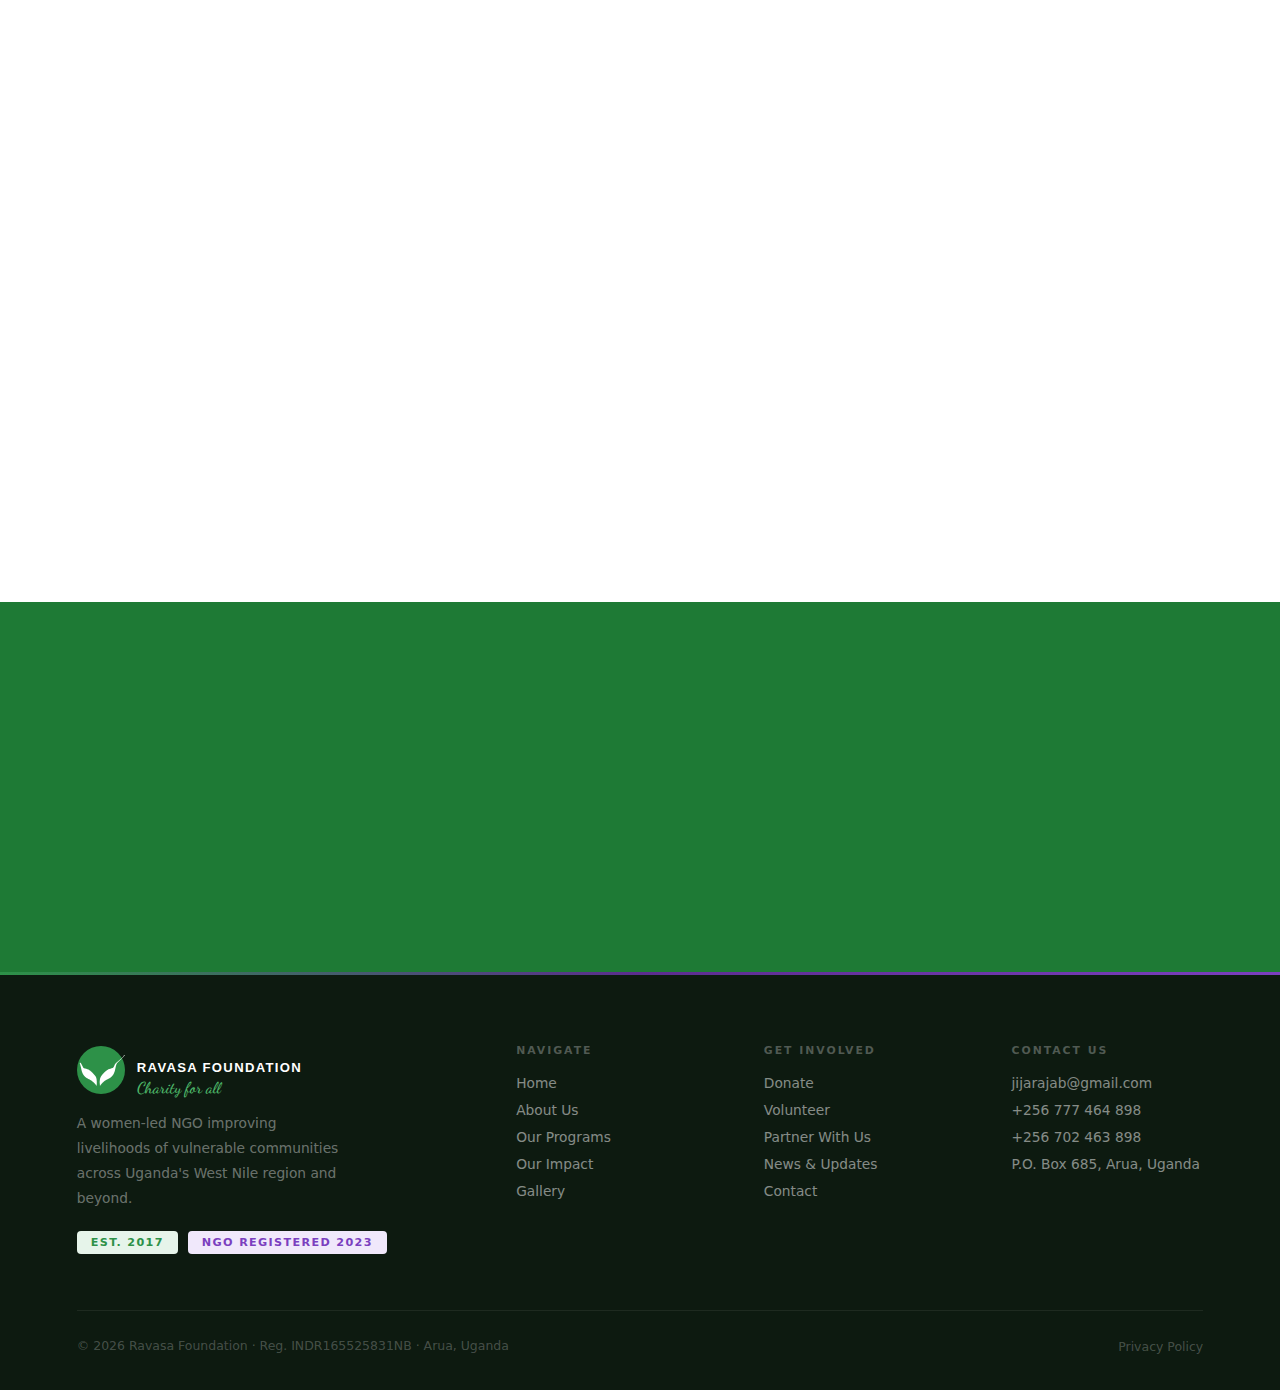
<file: news.html>
<!DOCTYPE html>
<html lang="en">
<head>
<meta charset="UTF-8">
<meta name="viewport" content="width=device-width, initial-scale=1.0">
<meta name="description" content="Ravasa Foundation News & Updates — Latest stories, announcements, and program highlights.">
<title>News & Updates – Ravasa Foundation</title>
<link rel="stylesheet" href="styles.css">
<style>
.news-section { background: var(--off-white); }
.news-filter { display: flex; gap: 10px; flex-wrap: wrap; margin-bottom: 48px; }
.nf-btn { background: var(--white); border: 1.5px solid var(--border); border-radius: 50px; padding: 8px 22px; font-size: 0.84rem; font-weight: 600; color: var(--muted); cursor: pointer; transition: all 0.2s; font-family: var(--font-body); }
.nf-btn:hover, .nf-btn.active { background: var(--green-mid); border-color: var(--green-mid); color: var(--white); }

/* FEATURED POST */
.featured-post { background: var(--white); border-radius: 28px; overflow: hidden; border: 1px solid var(--border); display: grid; grid-template-columns: 1fr 1fr; margin-bottom: 48px; }
.featured-thumb { background: linear-gradient(135deg, var(--green), var(--green-mid)); display: flex; align-items: center; justify-content: center; font-size: 5rem; min-height: 360px; }
.featured-body { padding: 48px; display: flex; flex-direction: column; justify-content: center; }
.featured-badge { display: inline-block; background: var(--green-pale); color: var(--green-mid); font-size: 0.7rem; font-weight: 700; letter-spacing: 0.12em; text-transform: uppercase; padding: 5px 14px; border-radius: 50px; margin-bottom: 16px; }
.featured-body h2 { font-size: 1.8rem; color: var(--dark); margin-bottom: 14px; line-height: 1.2; }
.featured-body .meta { font-size: 0.8rem; color: var(--muted); margin-bottom: 16px; }
.featured-body p { font-size: 0.95rem; color: var(--muted); line-height: 1.8; margin-bottom: 24px; }

/* NEWS GRID */
.news-grid { display: grid; grid-template-columns: repeat(auto-fill, minmax(320px, 1fr)); gap: 24px; }
.news-card { background: var(--white); border-radius: 20px; overflow: hidden; border: 1px solid var(--border); transition: all 0.3s; }
.news-card:hover { transform: translateY(-4px); box-shadow: 0 16px 48px rgba(0,0,0,0.09); }
.news-thumb { height: 200px; display: flex; align-items: center; justify-content: center; font-size: 3rem; }
.thumb-green { background: linear-gradient(135deg, #e8f5ec, #c8f0d4); }
.thumb-blue { background: linear-gradient(135deg, #eaf4fb, #aed6f1); }
.thumb-gold { background: linear-gradient(135deg, #fef9e7, #fde68a); }
.thumb-red { background: linear-gradient(135deg, #fdedec, #f1948a); }
.thumb-purple { background: linear-gradient(135deg, #f0e6ff, #c39bd3); }
.thumb-teal { background: linear-gradient(135deg, #e8f8f5, #76d7c4); }
.news-body { padding: 28px; }
.news-cat { display: inline-block; font-size: 0.7rem; font-weight: 700; letter-spacing: 0.12em; text-transform: uppercase; padding: 4px 12px; border-radius: 50px; margin-bottom: 12px; }
.cat-food { background: #fdecea; color: #c0392b; }
.cat-skills { background: #fef9e4; color: #b7950b; }
.cat-health { background: #eaf4fb; color: #1a5276; }
.cat-agri { background: #e8f5ec; color: #1e8449; }
.cat-edu { background: #f0e6ff; color: #6c3483; }
.cat-news { background: #eaf0fa; color: #1a5276; }
.news-body h3 { font-family: var(--font-brand); font-size: 1.1rem; color: var(--dark); margin-bottom: 10px; line-height: 1.3; }
.news-body p { font-size: 0.88rem; color: var(--muted); line-height: 1.7; margin-bottom: 18px; }
.news-meta { display: flex; align-items: center; justify-content: space-between; }
.news-date { font-size: 0.78rem; color: var(--muted); }
.read-more { font-size: 0.82rem; font-weight: 700; color: var(--green-mid); text-decoration: none; }
.read-more:hover { color: var(--green-light); }

/* NEWSLETTER */
.newsletter { background: var(--green); }
.newsletter-inner { display: grid; grid-template-columns: 1fr 1fr; gap: 64px; align-items: center; }
.newsletter h2 { font-size: clamp(1.8rem, 3vw, 2.4rem); color: var(--white); }
.newsletter p { font-size: 0.95rem; color: rgba(255,255,255,0.7); line-height: 1.75; margin-top: 12px; }
.nl-form { display: flex; gap: 12px; }
.nl-input { flex: 1; background: rgba(255,255,255,0.12); border: 1.5px solid rgba(255,255,255,0.25); border-radius: 50px; padding: 14px 22px; color: var(--white); font-family: var(--font-body); font-size: 0.95rem; outline: none; }
.nl-input::placeholder { color: rgba(255,255,255,0.45); }
.nl-input:focus { border-color: rgba(255,255,255,0.6); }
.nl-btn { background: var(--white); color: var(--green); border: none; padding: 14px 28px; border-radius: 50px; font-family: var(--font-body); font-weight: 700; font-size: 0.9rem; cursor: pointer; white-space: nowrap; transition: all 0.2s; }
.nl-btn:hover { background: var(--green-light); color: var(--white); }

/* ANNOUNCEMENTS */
.announcements { background: var(--white); }
.ann-list { display: flex; flex-direction: column; gap: 0; margin-top: 40px; }
.ann-item { display: flex; gap: 24px; padding: 24px 0; border-bottom: 1px solid var(--border); align-items: flex-start; }
.ann-item:last-child { border-bottom: none; }
.ann-date { min-width: 80px; }
.ann-date .day { font-family: var(--font-heading); font-size: 2rem; font-weight: 900; color: var(--green-mid); line-height: 1; }
.ann-date .month { font-size: 0.75rem; font-weight: 700; letter-spacing: 0.1em; text-transform: uppercase; color: var(--muted); }
.ann-content h4 { font-size: 1rem; font-weight: 700; color: var(--dark); margin-bottom: 6px; }
.ann-content p { font-size: 0.88rem; color: var(--muted); line-height: 1.65; }
.ann-tag { font-size: 0.7rem; font-weight: 700; letter-spacing: 0.1em; text-transform: uppercase; padding: 3px 10px; border-radius: 50px; background: var(--green-pale); color: var(--green-mid); display: inline-block; margin-bottom: 8px; }

@media (max-width: 900px) {
  .featured-post { grid-template-columns: 1fr; }
  .newsletter-inner { grid-template-columns: 1fr; }
  .nl-form { flex-direction: column; }
}
</style>
</head>
<body>
<div id="nav-placeholder"></div>

<div class="page-hero">
  <div class="page-hero-pattern"></div>
  <div class="page-hero-content">
    <div class="breadcrumb"><a href="index.html">Home</a><span>/</span><span style="color:rgba(255,255,255,0.55)">News & Updates</span></div>
    <h1 class="anim-1" style="font-family:'Fraunces',serif;">News &<br>Updates</h1>
    <p class="anim-2">Stay up to date with the latest news, stories, and announcements from Ravasa Foundation — straight from the field.</p>
  </div>
</div>

<!-- NEWS SECTION -->
<section class="news-section">
  <!-- FEATURED -->
  <div class="featured-post reveal">
    <div class="featured-thumb">🎉</div>
    <div class="featured-body">
      <span class="featured-badge">Featured Story</span>
      <div class="meta">August 2023 · Organizational News</div>
      <h2>Ravasa Foundation Officially Registered as a National NGO</h2>
      <p>On 29th August 2023, Ravasa Foundation achieved a major milestone — being duly and legally registered as a Non-Governmental Organization (NGO) authorized to operate across all of Uganda. This registration marks a new chapter in our journey to serve vulnerable communities nationwide.</p>
      <a class="btn btn-primary" href="#">Read Full Story →</a>
    </div>
  </div>

  <!-- FILTER -->
  <div class="news-filter reveal">
    <button class="nf-btn active">All Updates</button>
    <button class="nf-btn">Programs</button>
    <button class="nf-btn">Food Distributions</button>
    <button class="nf-btn">Skills Training</button>
    <button class="nf-btn">Health</button>
    <button class="nf-btn">Partnerships</button>
  </div>

  <!-- NEWS GRID -->
  <div class="news-grid">

    <div class="news-card reveal">
      <div class="news-thumb thumb-green">🌾</div>
      <div class="news-body">
        <span class="news-cat cat-agri">Agriculture</span>
        <h3>120 Women Complete Sustainable Vegetable Growing Program</h3>
        <p>With OPM support, 120 women across West Nile have successfully completed training in sustainable vegetable growing, improving their household nutrition and income.</p>
        <div class="news-meta"><span class="news-date">March 2024</span><a class="read-more" href="#">Read More →</a></div>
      </div>
    </div>

    <div class="news-card reveal reveal-delay-1">
      <div class="news-thumb thumb-gold">✂️</div>
      <div class="news-body">
        <span class="news-cat cat-skills">Skills Training</span>
        <h3>200+ Girls Graduate from Vocational Skills Training 2017–2023</h3>
        <p>In partnership with Penny Appeal UK, over 200 girls and women from Bidi Bidi and Palorinya settlements have received vocational training in hairdressing, baking, and tailoring.</p>
        <div class="news-meta"><span class="news-date">January 2024</span><a class="read-more" href="#">Read More →</a></div>
      </div>
    </div>

    <div class="news-card reveal reveal-delay-2">
      <div class="news-thumb thumb-red">🍽️</div>
      <div class="news-body">
        <span class="news-cat cat-food">Food Distribution</span>
        <h3>Emergency Food Distribution Reaches Hundreds of Families</h3>
        <p>Ravasa Foundation, in coordination with the Office of the Prime Minister, conducted a large-scale food distribution event, providing staple food packages to hundreds of vulnerable families.</p>
        <div class="news-meta"><span class="news-date">December 2023</span><a class="read-more" href="#">Read More →</a></div>
      </div>
    </div>

    <div class="news-card reveal">
      <div class="news-thumb thumb-blue">🏥</div>
      <div class="news-body">
        <span class="news-cat cat-health">Health</span>
        <h3>WASH Campaign Reaches Three Districts in West Nile</h3>
        <p>Our health team conducted comprehensive WASH sensitization sessions across Arua, Koboko, and Yumbe districts, reaching thousands of community members with hygiene messages.</p>
        <div class="news-meta"><span class="news-date">November 2023</span><a class="read-more" href="#">Read More →</a></div>
      </div>
    </div>

    <div class="news-card reveal reveal-delay-1">
      <div class="news-thumb thumb-purple">📚</div>
      <div class="news-body">
        <span class="news-cat cat-edu">Education</span>
        <h3>Youth Career Guidance Sessions Held Across Schools</h3>
        <p>Ravasa Foundation facilitated career guidance and mentorship sessions in secondary schools, inspiring hundreds of students to stay in education and pursue their goals.</p>
        <div class="news-meta"><span class="news-date">October 2023</span><a class="read-more" href="#">Read More →</a></div>
      </div>
    </div>

    <div class="news-card reveal reveal-delay-2">
      <div class="news-thumb thumb-teal">🤝</div>
      <div class="news-body">
        <span class="news-cat cat-news">Partnership</span>
        <h3>New Partnership with Action Against Hunger to Boost Food Security</h3>
        <p>Ravasa Foundation formalized a new partnership with Action Against Hunger (ACF) and WFP to expand emergency food response and nutrition programs in West Nile.</p>
        <div class="news-meta"><span class="news-date">September 2023</span><a class="read-more" href="#">Read More →</a></div>
      </div>
    </div>

    <div class="news-card reveal">
      <div class="news-thumb thumb-green">🌿</div>
      <div class="news-body">
        <span class="news-cat cat-agri">Environment</span>
        <h3>Tree Planting Drive: 500 Trees Planted in Community Conservation Campaign</h3>
        <p>Community members, staff, and volunteers came together for a major tree planting drive, planting 500 trees across degraded land areas in Arua District as part of our conservation work.</p>
        <div class="news-meta"><span class="news-date">August 2023</span><a class="read-more" href="#">Read More →</a></div>
      </div>
    </div>

    <div class="news-card reveal reveal-delay-1">
      <div class="news-thumb thumb-blue">💡</div>
      <div class="news-body">
        <span class="news-cat cat-skills">Entrepreneurship</span>
        <h3>Women's Savings Groups Mobilize to Launch Community Businesses</h3>
        <p>Women who completed Ravasa's micro-financing program have mobilized their savings groups and are now launching small businesses, from food vending to agri-produce trading.</p>
        <div class="news-meta"><span class="news-date">July 2023</span><a class="read-more" href="#">Read More →</a></div>
      </div>
    </div>

    <div class="news-card reveal reveal-delay-2">
      <div class="news-thumb thumb-gold">📣</div>
      <div class="news-body">
        <span class="news-cat cat-news">Advocacy</span>
        <h3>Ravasa Foundation Joins West Nile NGO Network Forum</h3>
        <p>Our team participated in the West Nile NGO coordination forum, sharing learnings and aligning our programs with district development priorities and partner organizations' work.</p>
        <div class="news-meta"><span class="news-date">June 2023</span><a class="read-more" href="#">Read More →</a></div>
      </div>
    </div>

  </div>
</section>

<!-- ANNOUNCEMENTS -->
<section class="announcements">
  <div class="reveal">
    <span class="section-label">Upcoming & Recent</span>
    <h2 class="section-title">Announcements</h2>
  </div>
  <div class="ann-list">
    <div class="ann-item reveal">
      <div class="ann-date"><div class="day">15</div><div class="month">Mar 2024</div></div>
      <div class="ann-content"><span class="ann-tag">Open Call</span><h4>Calling for Volunteer Applications — Skills Trainers Needed</h4><p>We are looking for experienced trainers in hairdressing, baking, and tailoring to support our upcoming skills cohort in Arua and Yumbe. Apply via our Get Involved page.</p></div>
    </div>
    <div class="ann-item reveal reveal-delay-1">
      <div class="ann-date"><div class="day">28</div><div class="month">Feb 2024</div></div>
      <div class="ann-content"><span class="ann-tag">Program Launch</span><h4>New Agricultural Training Cycle Begins — 50 Women Enrolled</h4><p>Our second cycle of sustainable vegetable growing training has commenced, with 50 newly enrolled women from Arua and surrounding communities.</p></div>
    </div>
    <div class="ann-item reveal reveal-delay-2">
      <div class="ann-date"><div class="day">10</div><div class="month">Jan 2024</div></div>
      <div class="ann-content"><span class="ann-tag">Partnership</span><h4>Ravasa Foundation Joins National NGO Coordination Platform</h4><p>Following our national NGO registration, we have officially joined the national NGO coordination platform, enabling greater collaboration and resource sharing.</p></div>
    </div>
    <div class="ann-item reveal">
      <div class="ann-date"><div class="day">05</div><div class="month">Dec 2023</div></div>
      <div class="ann-content"><span class="ann-tag">Funding Call</span><h4>Seeking Funding Partners for 2024 Education Sponsorship Program</h4><p>We are actively seeking funding partners to support our education sponsorship program for the 2024 school year. Contact us to discuss funding opportunities.</p></div>
    </div>
  </div>
</section>

<!-- NEWSLETTER -->
<section class="newsletter">
  <div class="newsletter-inner">
    <div class="reveal">
      <span class="section-label" style="color:var(--green-light)">Stay Connected</span>
      <h2>Get Our Updates<br>Delivered to You</h2>
      <p>Subscribe to our newsletter and be the first to receive news, program updates, success stories, and opportunities to support our work.</p>
    </div>
    <div class="reveal reveal-delay-2">
      <div class="nl-form">
        <input class="nl-input" type="email" placeholder="Your email address">
        <button class="nl-btn" onclick="handleSubscribe(this)">Subscribe</button>
      </div>
      <p style="font-size:0.78rem; color:rgba(255,255,255,0.4); margin-top:12px;">We respect your privacy. Unsubscribe at any time.</p>
    </div>
  </div>
</section>

<div id="footer-placeholder"></div>
<script src="main.js"></script>
<script>
renderNav('News');
renderFooter();
document.querySelectorAll('.nf-btn').forEach(btn => {
  btn.addEventListener('click', function() {
    document.querySelectorAll('.nf-btn').forEach(b => b.classList.remove('active'));
    this.classList.add('active');
  });
});
function handleSubscribe(btn) {
  btn.textContent = '✓ Subscribed!';
  setTimeout(() => btn.textContent = 'Subscribe', 3000);
}
</script>
</body>
</html>
</file>
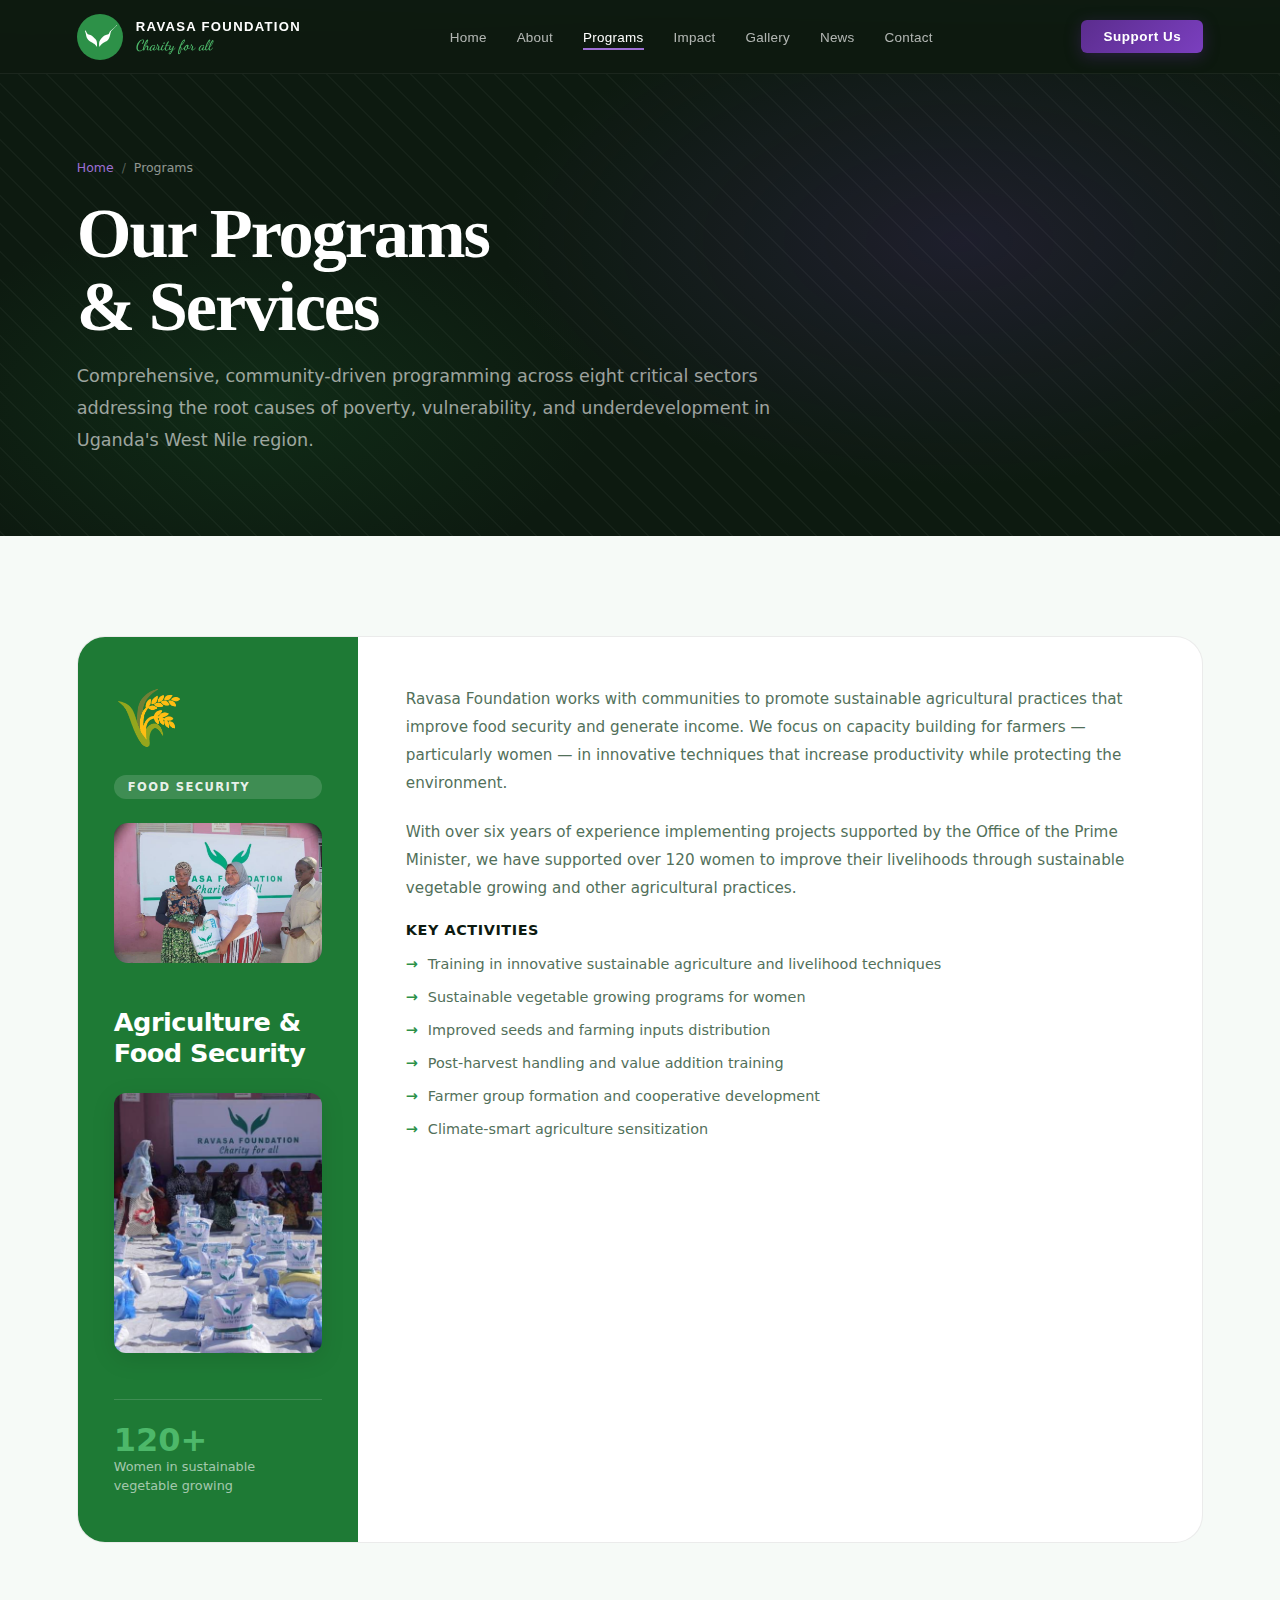
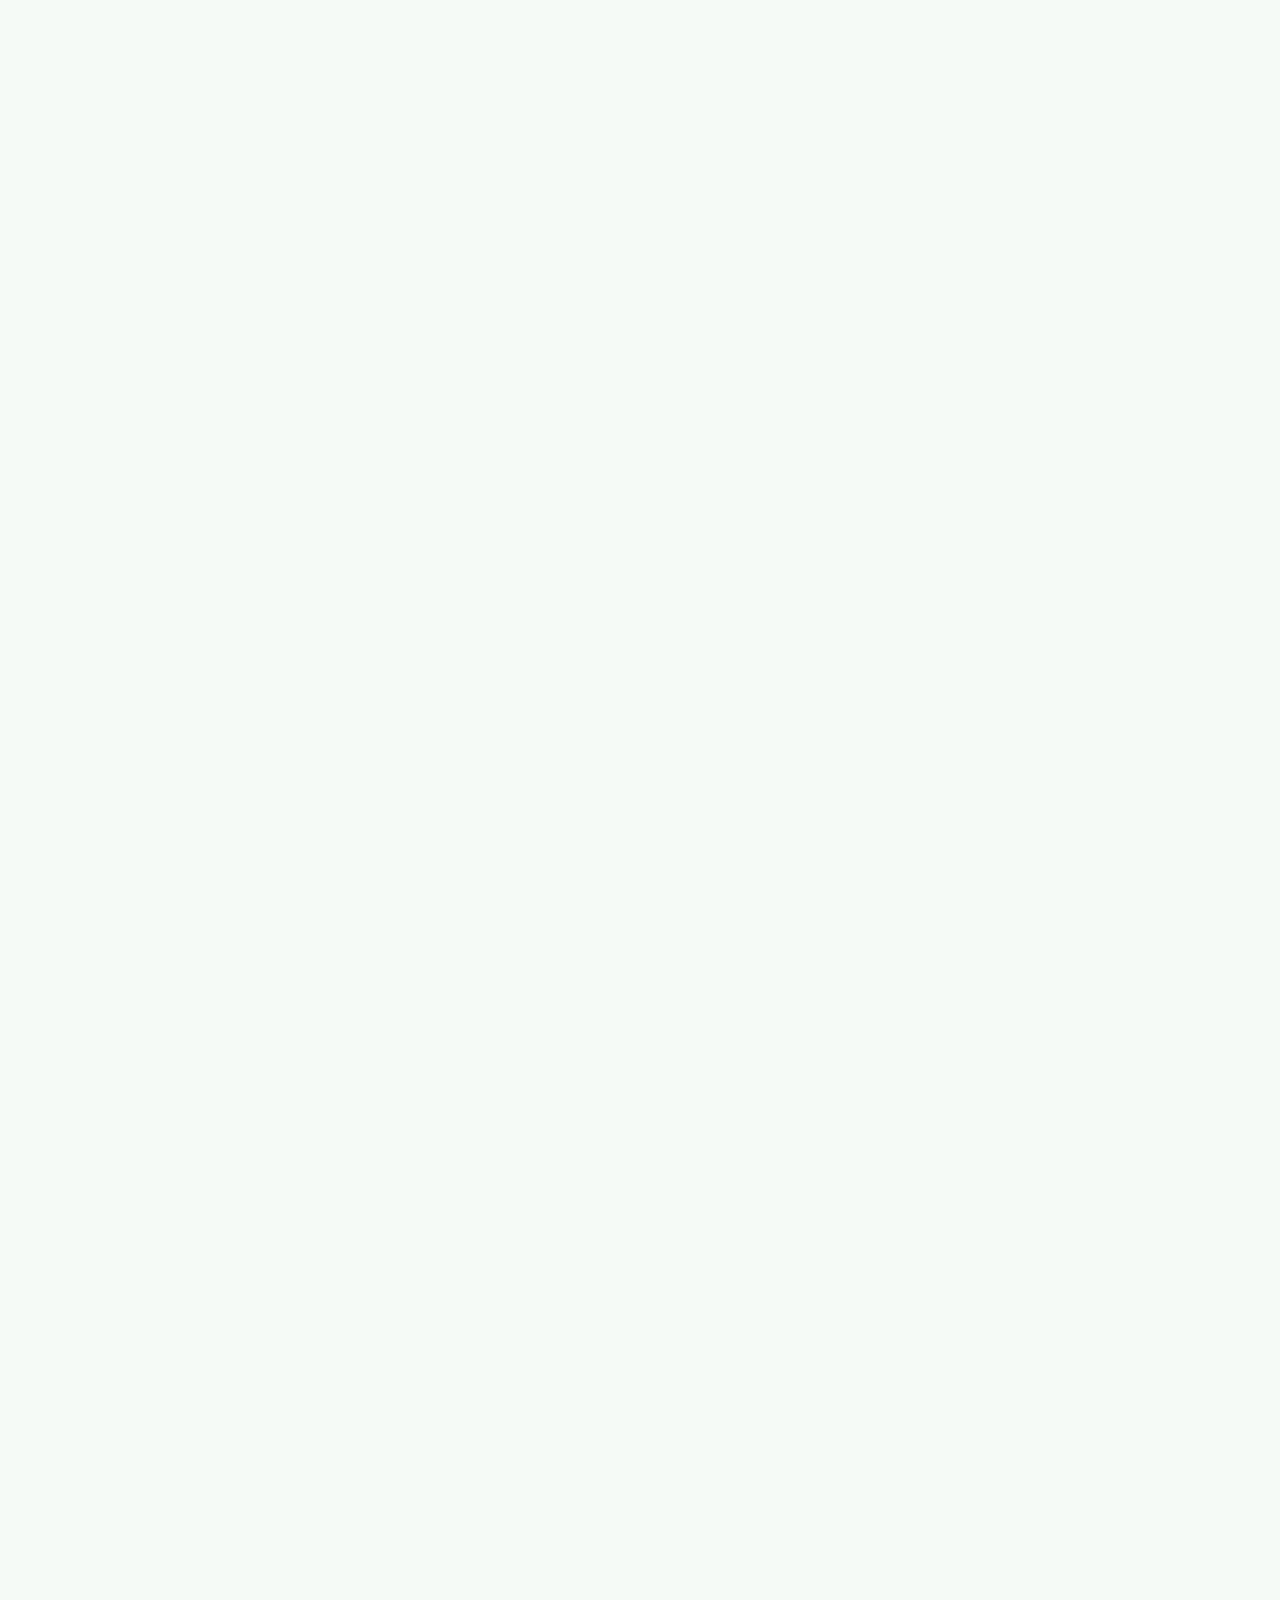
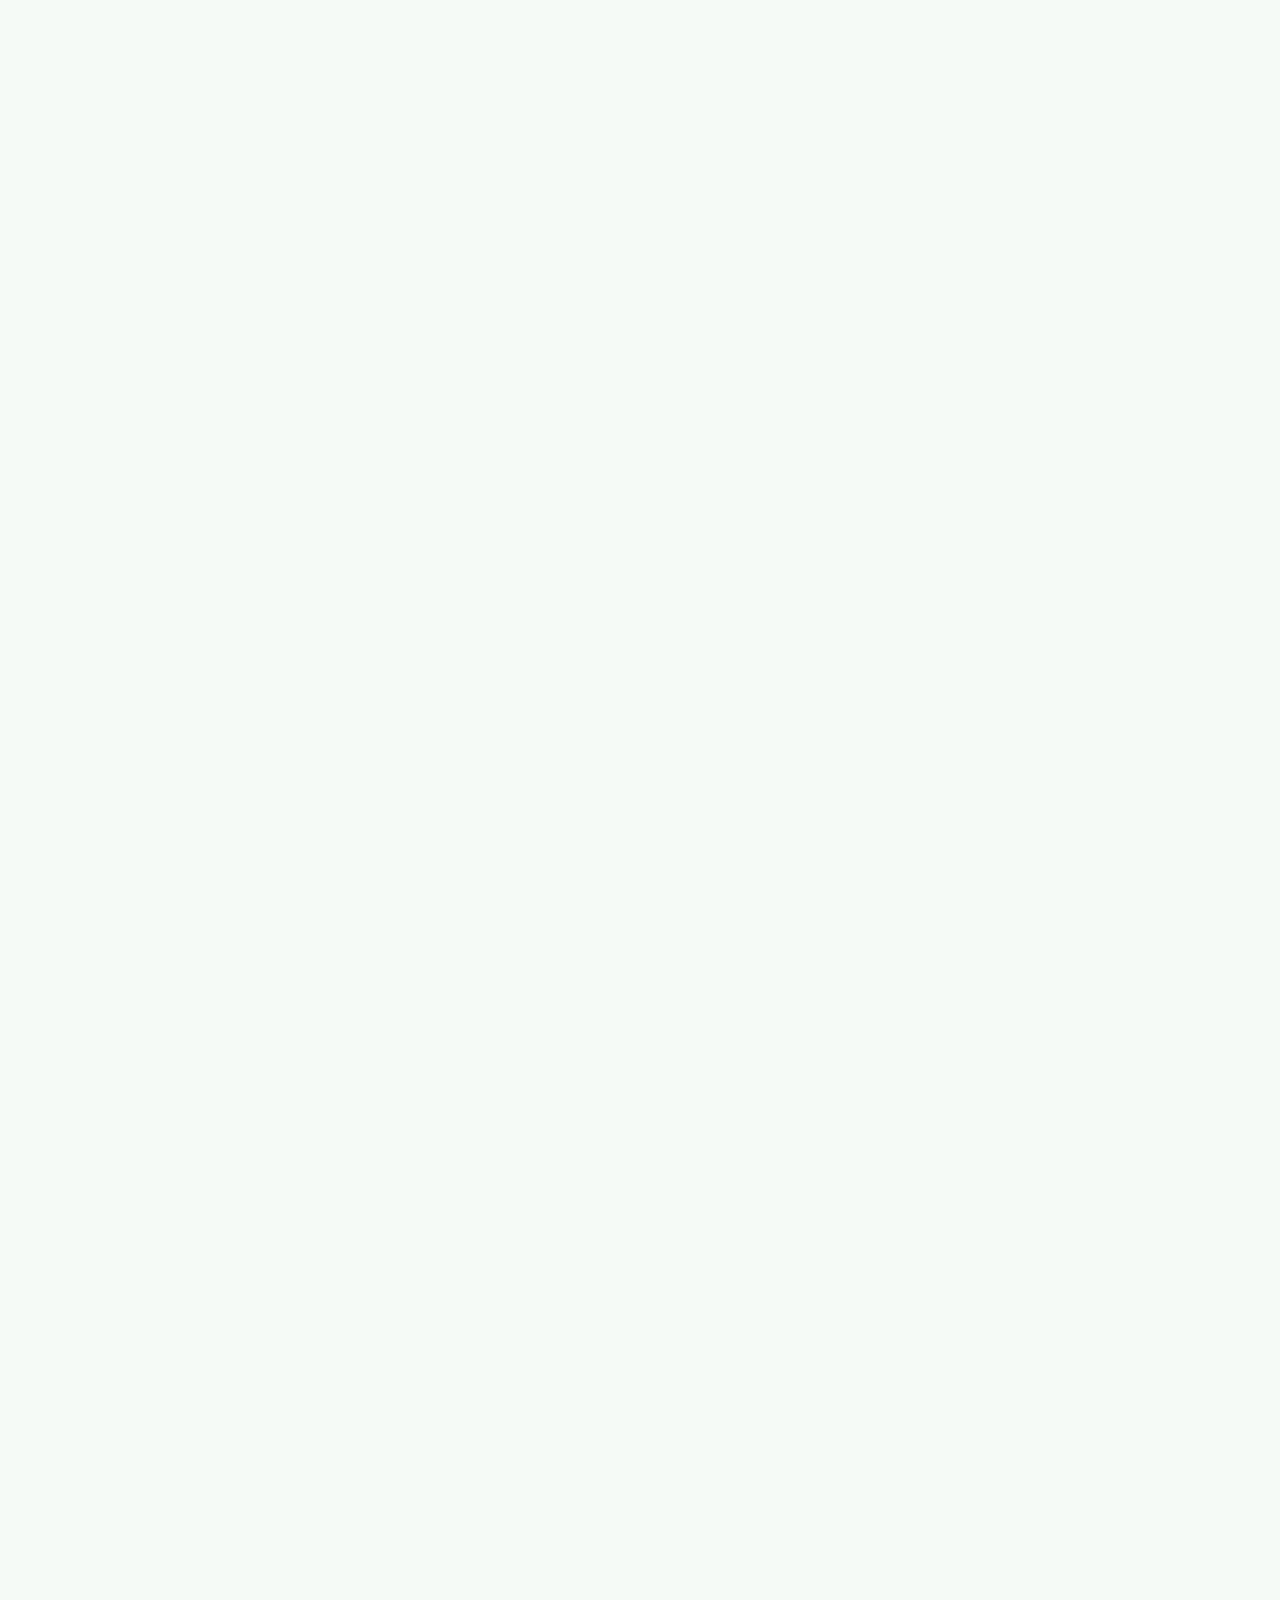
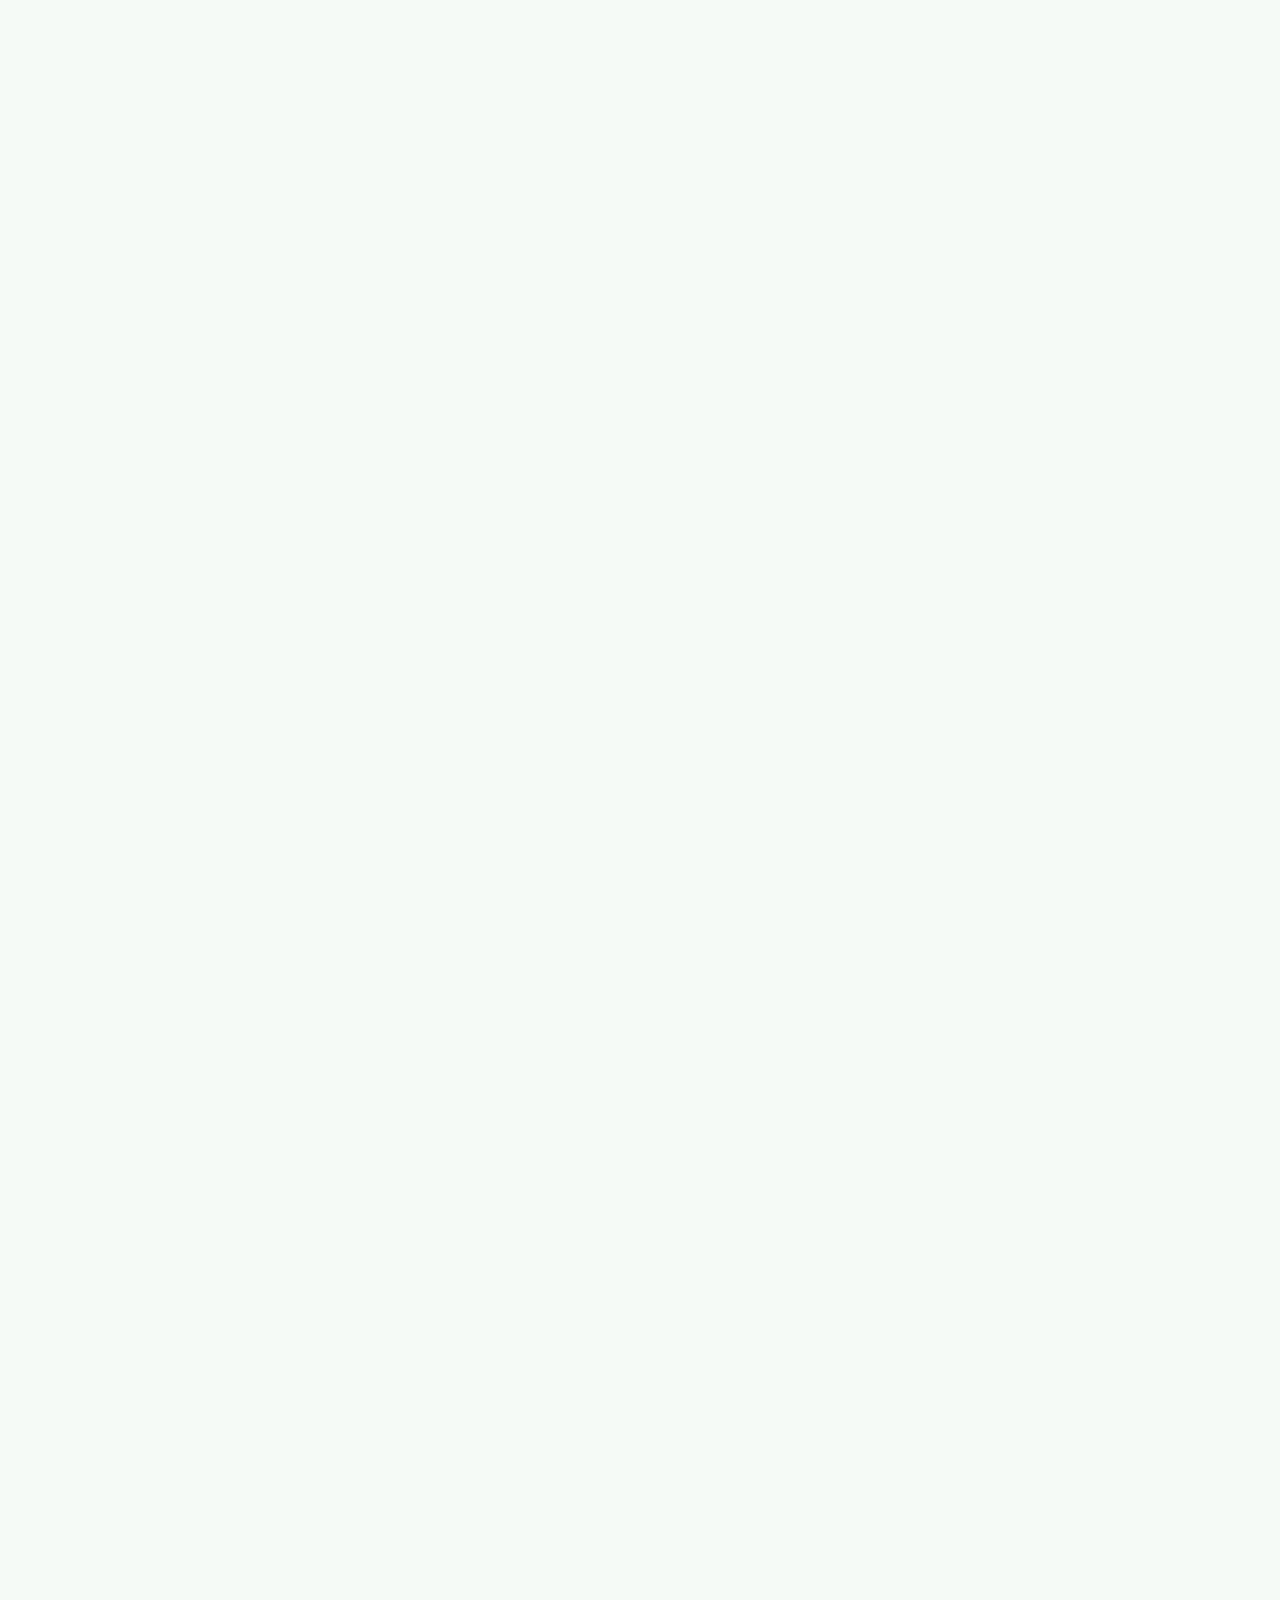
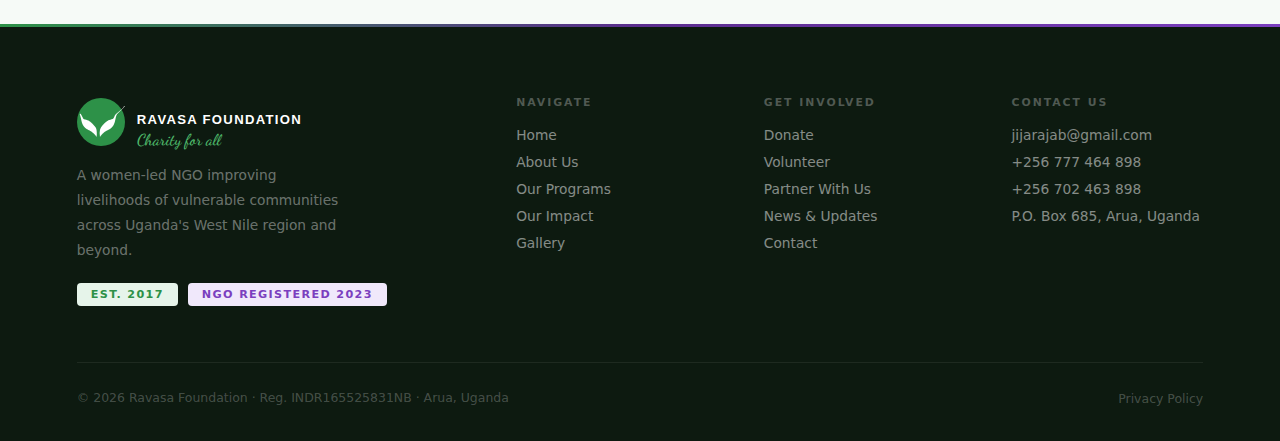
<file: programs.html>
<!DOCTYPE html>
<html lang="en">
<head>
<meta charset="UTF-8">
<meta name="viewport" content="width=device-width, initial-scale=1.0">
<meta name="description" content="Ravasa Foundation Programs — Agriculture, Education, Health, Skills Training, Entrepreneurship, and more.">
<title>Our Programs – Ravasa Foundation</title>
<link rel="stylesheet" href="styles.css">
<style>
.prog-filter { display: flex; gap: 10px; flex-wrap: wrap; margin-bottom: 48px; }
.filter-btn { background: var(--white); border: 1.5px solid var(--border); border-radius: 50px; padding: 8px 22px; font-size: 0.84rem; font-weight: 600; color: var(--muted); cursor: pointer; transition: all 0.2s; font-family: var(--font-body); }
.filter-btn:hover, .filter-btn.active { background: var(--green-mid); border-color: var(--green-mid); color: var(--white); }

.programs-main { background: var(--off-white); }
.prog-detail-grid { display: flex; flex-direction: column; gap: 56px; }
.prog-detail {
  background: var(--white); border-radius: 28px; overflow: hidden;
  border: 1px solid var(--border); display: grid; grid-template-columns: 280px 1fr;
}
.prog-detail.reverse { direction: rtl; }
.prog-detail.reverse > * { direction: ltr; }
.prog-sidebar {
  background: var(--green); padding: 48px 36px;
  display: flex; flex-direction: column; gap: 24px;
}
.prog-sidebar .big-icon { font-size: 3.5rem; }
.prog-sidebar h2 { font-family: var(--font-heading); font-size: 1.6rem; color: var(--white); line-height: 1.2; }
.prog-sidebar .tag { background: rgba(255,255,255,0.15); color: rgba(255,255,255,0.9); font-size: 0.72rem; font-weight: 700; letter-spacing: 0.12em; text-transform: uppercase; padding: 5px 14px; border-radius: 50px; display: inline-block; }
.prog-sidebar .stats { margin-top: auto; border-top: 1px solid rgba(255,255,255,0.15); padding-top: 24px; }
.prog-sidebar .stats strong { font-family: var(--font-heading); font-size: 2rem; color: var(--green-light); display: block; line-height: 1; }
.prog-sidebar .stats span { font-size: 0.8rem; color: rgba(255,255,255,0.6); }
.prog-body { padding: 48px; }
.prog-body p { font-size: 0.95rem; color: var(--muted); line-height: 1.85; margin-bottom: 20px; }
.prog-body h3 { font-family: var(--font-body); font-size: 0.9rem; font-weight: 700; color: var(--dark); margin-bottom: 14px; letter-spacing: 0.04em; text-transform: uppercase; }
.activity-list { list-style: none; display: flex; flex-direction: column; gap: 10px; }
.activity-list li { display: flex; align-items: flex-start; gap: 10px; font-size: 0.9rem; color: var(--muted); line-height: 1.6; }
.activity-list li::before { content: '→'; color: var(--green-mid); font-weight: 700; flex-shrink: 0; }

/* OPM HIGHLIGHT */
.opm-highlight { background: var(--green); margin: 0 6%; border-radius: 28px; padding: 64px 56px; display: grid; grid-template-columns: 1fr 1fr; gap: 48px; align-items: center; }
.opm-highlight h2 { font-size: clamp(1.8rem, 3vw, 2.5rem); color: var(--white); }
.opm-highlight p { font-size: 0.95rem; color: rgba(255,255,255,0.7); line-height: 1.8; margin-top: 14px; }
.opm-stats { display: flex; flex-direction: column; gap: 20px; }
.opm-stat { background: rgba(255,255,255,0.1); border-radius: 16px; padding: 24px 28px; }
.opm-stat strong { font-family: var(--font-heading); font-size: 2.5rem; color: var(--green-light); line-height: 1; display: block; }
.opm-stat span { font-size: 0.84rem; color: rgba(255,255,255,0.65); margin-top: 4px; display: block; }

@media (max-width: 900px) {
  .prog-detail { grid-template-columns: 1fr; }
  .prog-detail.reverse { direction: ltr; }
  .opm-highlight { grid-template-columns: 1fr; margin: 0 5%; }
}
</style>
</head>
<body>
<div id="nav-placeholder"></div>

<div class="page-hero">
  <div class="page-hero-pattern"></div>
  <div class="page-hero-content">
    <div class="breadcrumb"><a href="index.html">Home</a><span>/</span><span style="color:rgba(255,255,255,0.55)">Programs</span></div>
    <h1 class="anim-1" style="font-family:'Fraunces',serif;">Our Programs<br>& Services</h1>
    <p class="anim-2">Comprehensive, community-driven programming across eight critical sectors addressing the root causes of poverty, vulnerability, and underdevelopment in Uganda's West Nile region.</p>
  </div>
</div>

<section class="programs-main">
  <div class="prog-detail-grid">

    <div class="prog-detail reveal">
      <div class="prog-sidebar">
        <div class="big-icon">🌾</div>
        <span class="tag">Food Security</span>
        <img src="[data-uri]" alt="Food distribution by Ravasa Foundation" style="width:100%;border-radius:14px;margin-bottom:20px;object-fit:cover;max-height:280px;">
<h2>Agriculture & Food Security</h2>
<img src="[data-uri]" alt="Mass food distribution · Ravasa Foundation" style="width:100%;border-radius:12px;margin-bottom:22px;object-fit:cover;height:260px;display:block;box-shadow:0 6px 24px rgba(0,0,0,0.1);">

        <div class="stats"><strong>120+</strong><span>Women in sustainable vegetable growing</span></div>
      </div>
      <div class="prog-body">
        <p>Ravasa Foundation works with communities to promote sustainable agricultural practices that improve food security and generate income. We focus on capacity building for farmers — particularly women — in innovative techniques that increase productivity while protecting the environment.</p>
        <p>With over six years of experience implementing projects supported by the Office of the Prime Minister, we have supported over 120 women to improve their livelihoods through sustainable vegetable growing and other agricultural practices.</p>
        <h3>Key Activities</h3>
        <ul class="activity-list">
          <li>Training in innovative sustainable agriculture and livelihood techniques</li>
          <li>Sustainable vegetable growing programs for women</li>
          <li>Improved seeds and farming inputs distribution</li>
          <li>Post-harvest handling and value addition training</li>
          <li>Farmer group formation and cooperative development</li>
          <li>Climate-smart agriculture sensitization</li>
        </ul>
      </div>
    </div>

    <div class="prog-detail reverse reveal">
      <div class="prog-sidebar">
        <div class="big-icon">📚</div>
        <span class="tag">Education</span>
        <h2>Education & Sponsorships</h2>
        <div class="stats"><strong>200+</strong><span>Youth supported through education programs</span></div>
      </div>
      <div class="prog-body">
        <p>Education is the cornerstone of sustainable development. Ravasa Foundation supports access to quality education for vulnerable youth through career guidance, awareness campaigns, and direct sponsorships for students who cannot afford school fees.</p>
        <p>We believe that every child deserves the opportunity to learn and grow, regardless of their economic background or refugee status. Our education programs work hand-in-hand with local schools and the community.</p>
        <h3>Key Activities</h3>
        <ul class="activity-list">
          <li>Career guidance and mentorship sessions for youth</li>
          <li>Awareness and sensitization on the value of education</li>
          <li>Education sponsorships and bursaries for needy students</li>
          <li>School supplies and materials distribution</li>
          <li>Support for refugee and displaced children's access to schooling</li>
          <li>Literacy and numeracy programs for adults</li>
        </ul>
      </div>
    </div>

    <div class="prog-detail reveal">
      <div class="prog-sidebar">
        <div class="big-icon">✂️</div>
        <span class="tag">Skills Development</span>
        <h2>Vocational Skills Training</h2>
        <div class="stats"><strong>60+</strong><span>Women from Bidi Bidi & Palorinya trained</span></div>
      </div>
      <div class="prog-body">
        <p>Vocational skills training empowers women and girls to earn a sustainable income. With support from Penny Appeal UK and Action Against Hunger (ACF/WFP), Ravasa Foundation supported over 200 girls in accessing vocational training and skills development between 2017 and 2023.</p>
        <p>At least 60 women from Bidi Bidi and Palorinya refugee settlements accessed skills training in hairdressing, baking, tailoring, and sustainable agriculture — giving them tools to build dignified, independent livelihoods.</p>
        <h3>Key Activities</h3>
        <ul class="activity-list">
          <li>Hairdressing and beauty skills training</li>
          <li>Baking and food processing training</li>
          <li>Tailoring and garment making courses</li>
          <li>Sustainable agriculture as a vocational skill</li>
          <li>Business development and marketing support</li>
          <li>Start-up kits and equipment for graduates</li>
        </ul>
      </div>
    </div>

    <div class="prog-detail reverse reveal">
      <div class="prog-sidebar">
        <div class="big-icon">💡</div>
        <span class="tag">Financial Empowerment</span>
        <h2>Entrepreneurship & Finance</h2>
      </div>
      <div class="prog-body">
        <p>Economic empowerment starts with financial literacy. Ravasa Foundation builds capacity in micro-financing, savings culture, and entrepreneurship — especially among women — to create sustainable income-generating opportunities.</p>
        <p>We work with savings groups, cooperatives, and individual entrepreneurs to build the skills, knowledge, and networks they need to thrive in the local economy.</p>
        <h3>Key Activities</h3>
        <ul class="activity-list">
          <li>Micro-financing capacity building workshops</li>
          <li>Village Savings and Loan Association (VSLA) formation</li>
          <li>Financial literacy and record-keeping training</li>
          <li>Business plan development support</li>
          <li>Market linkages and trade fair participation</li>
          <li>Mentorship from established local entrepreneurs</li>
        </ul>
      </div>
    </div>

    <div class="prog-detail reveal">
      <div class="prog-sidebar">
        <div class="big-icon">🏥</div>
        <span class="tag">Health</span>
        <h2>Health & Sanitation</h2>
      </div>
      <div class="prog-body">
        <p>Good health is a human right. Ravasa Foundation promotes health awareness and improved sanitation using the WASH (Water, Sanitation, and Hygiene) concept. This program gained critical importance during the COVID-19 pandemic and continues to protect communities today.</p>
        <p>We also focus on nutrition, maternal health, and disease prevention — working in close collaboration with local health facilities to extend outreach to underserved populations.</p>
        <h3>Key Activities</h3>
        <ul class="activity-list">
          <li>WASH awareness and sensitization campaigns</li>
          <li>Hygiene promotion in schools and communities</li>
          <li>COVID-19 prevention and response (from 2019)</li>
          <li>Maternal and child health education</li>
          <li>Nutrition programs for vulnerable households</li>
          <li>Health outreach and mobile clinic support</li>
        </ul>
      </div>
    </div>

    <div class="prog-detail reverse reveal">
      <div class="prog-sidebar">
        <div class="big-icon">🌿</div>
        <span class="tag">Environment</span>
        <h2>Environmental Conservation</h2>
      </div>
      <div class="prog-body">
        <p>We believe that human development and environmental sustainability must go hand in hand. Ravasa Foundation promotes environmental protection and conservation as a core pillar of all our work, integrating green practices into every program.</p>
        <p>From tree planting to sustainable land management, we help communities understand and act on the link between healthy ecosystems and healthy livelihoods.</p>
        <h3>Key Activities</h3>
        <ul class="activity-list">
          <li>Community tree planting and reforestation campaigns</li>
          <li>Environmental awareness and sensitization</li>
          <li>Sustainable land use and agroforestry training</li>
          <li>Plastic waste management campaigns</li>
          <li>Water source protection initiatives</li>
          <li>Climate change adaptation training</li>
        </ul>
      </div>
    </div>

    <div class="prog-detail reveal">
      <div class="prog-sidebar">
        <div class="big-icon">📣</div>
        <span class="tag">Advocacy</span>
        <h2>Advocacy & Rights</h2>
<img src="[data-uri]" alt="Community gathering · Ravasa Foundation programme" style="width:100%;border-radius:12px;margin-bottom:22px;object-fit:cover;height:260px;display:block;box-shadow:0 6px 24px rgba(0,0,0,0.1);">

      </div>
      <div class="prog-body">
        <p>Ravasa Foundation believes in the power of advocacy to create lasting systemic change. We amplify the voices of the most marginalized — refugees, women, children, and the elderly — connecting them with the rights, services, and opportunities they deserve.</p>
        <h3>Key Activities</h3>
        <ul class="activity-list">
          <li>Rights awareness and civic education</li>
          <li>Community dialogue and mediation</li>
          <li>Policy engagement and representation</li>
          <li>Protection of refugee and IDP rights</li>
          <li>Gender-based violence prevention and response</li>
          <li>Child protection awareness programs</li>
        </ul>
      </div>
    </div>

    <div class="prog-detail reverse reveal">
      <div class="prog-sidebar">
        <div class="big-icon">🍽️</div>
        <span class="tag">Emergency Response</span>
        <h2>Emergency Response & Food Drives</h2>
<img src="[data-uri]" alt="Emergency food handover · West Nile" style="width:100%;border-radius:12px;margin-bottom:22px;object-fit:cover;height:260px;display:block;box-shadow:0 6px 24px rgba(0,0,0,0.1);">

      </div>
      <div class="prog-body">
        <p>When disaster strikes, Ravasa Foundation responds. Our emergency response program provides immediate food relief, community mobilization, and coordinated emergency services to families and communities in crisis.</p>
        <p>We have conducted multiple food drives and emergency distributions for famine-affected, displaced, and vulnerable families across the West Nile region — working with international partners to scale our reach.</p>
        <h3>Key Activities</h3>
        <ul class="activity-list">
          <li>Emergency food package distributions</li>
          <li>Community mobilization during crises</li>
          <li>Non-food item (NFI) distribution</li>
          <li>Coordination with OPM, WFP, and UN agencies</li>
          <li>Early warning and disaster preparedness training</li>
          <li>Post-emergency recovery support</li>
        </ul>
      </div>
    </div>

  </div>
</section>

<!-- OPM HIGHLIGHT -->
<div style="padding: 0 0 100px;">
  <div class="opm-highlight reveal">
    <div>
      <span class="section-label" style="color:var(--green-light)">Strategic Partnership</span>
      <h2>Working With the Office of the Prime Minister</h2>
      <p>Ravasa Foundation has over six years of experience implementing projects supported by the Office of the Prime Minister (OPM) Private. This partnership has enabled us to scale our programs and reach thousands of beneficiaries across the West Nile region.</p>
      <div style="margin-top:28px;"><a class="btn btn-white" href="get-involved.html">Partner With Us</a></div>
    </div>
    <div class="opm-stats">
      <div class="opm-stat"><strong>80+</strong><span>Interns supported including 62 females in agriculture practices</span></div>
      <div class="opm-stat"><strong>120</strong><span>Women improving livelihoods through sustainable vegetable growing</span></div>
      <div class="opm-stat"><strong>6+ Yrs</strong><span>Implementing OPM-supported projects across West Nile</span></div>
    </div>
  </div>
</div>

<div id="footer-placeholder"></div>
<script src="main.js"></script>
<script>renderNav('Programs'); renderFooter();</script>
</body>
</html>
</file>
<file: styles.css>
/* ═══════════════════════════════════════════
   RAVASA FOUNDATION — Global Stylesheet v2
   Brand: Green + White + Purple accent
   ═══════════════════════════════════════════ */

/* ─── Typography System ───
   Display:  Fraunces       — warm, editorial, emotional serif (headlines)
   UI/Brand: Bricolage Grotesque — distinctive grotesque (nav, labels, brand name)
   Body:     Plus Jakarta Sans  — refined geometric sans (body, UI text)
   Script:   Dancing Script     — brand tagline only
   ─────────────────────── */
@import url('https://fonts.googleapis.com/css2?family=Merriweather:ital,wght@0,400;0,700;0,900;1,400;1,700&family=Nunito:wght@400;500;600;700;800&family=Montserrat:wght@700;800;900&family=Dancing+Script:wght@600;700&display=swap');

:root {
  --green:        #1e7a35;
  --green-mid:    #2d9148;
  --green-light:  #4db86a;
  --green-pale:   #e6f4ea;
  --green-dark:   #145228;
  --purple:       #5b2d8e;
  --purple-mid:   #7b3fbf;
  --purple-light: #9d6fd4;
  --purple-pale:  #f0e8fb;
  --dark:         #0d1a10;
  --text:         #1e2d22;
  --muted:        #52705a;
  --white:        #ffffff;
  --off-white:    #f6faf7;
  --border:       rgba(0,0,0,0.08);
  --font-display: 'Fraunces', Georgia, serif;
  --font-brand:   'Bricolage Grotesque', sans-serif;
  --font-script:  'Dancing Script', cursive;
  --font-body:    'Plus Jakarta Sans', system-ui, sans-serif;
}

*, *::before, *::after { box-sizing: border-box; margin: 0; padding: 0; }
html { scroll-behavior: smooth; }
body { font-family: var(--font-body); color: var(--text); background: var(--off-white); overflow-x: hidden; -webkit-font-smoothing: antialiased; }

h1, h2 { font-family: var(--font-display); line-height: 1.05; font-weight: 900; letter-spacing: -0.02em; }
h3, h4 { font-family: var(--font-brand); font-weight: 700; line-height: 1.2; letter-spacing: -0.01em; }
p { line-height: 1.82; font-size: 1.02rem; }

.section-label {
  font-family: var(--font-brand); font-size: 0.68rem; font-weight: 600;
  letter-spacing: 0.22em; text-transform: uppercase;
  color: var(--purple-mid); margin-bottom: 12px;
  display: flex; align-items: center; gap: 10px;
}
.section-label::before {
  content: ''; display: inline-block; width: 24px; height: 2px;
  background: var(--purple-mid); border-radius: 2px; flex-shrink: 0;
}
.section-title { font-family: var(--font-display); font-size: clamp(2rem, 4vw, 3.2rem); font-weight: 900; color: var(--dark); margin-bottom: 18px; letter-spacing: -0.025em; line-height: 1.05; }
.section-title.light { color: var(--white); }
.section-sub { font-size: 1.04rem; color: var(--muted); max-width: 600px; line-height: 1.82; }
.section-sub.light { color: rgba(255,255,255,0.62); }

section { padding: 100px 6%; }

/* ── NAV ── */
nav {
  position: fixed; top: 0; left: 0; right: 0; z-index: 1000;
  background: rgba(13,26,16,0.97); backdrop-filter: blur(16px);
  display: flex; align-items: center; justify-content: space-between;
  padding: 0 6%; height: 74px;
  border-bottom: 1px solid rgba(255,255,255,0.06);
}
.nav-logo { display: flex; align-items: center; gap: 13px; text-decoration: none; }
.nav-logo-mark {
  width: 46px; height: 46px; flex-shrink: 0;
  background: var(--green-mid);
  border-radius: 50%;
  display: flex; align-items: center; justify-content: center;
  padding: 6px;
}
.nav-logo-text { display: flex; flex-direction: column; line-height: 1; }
.nav-logo-text .brand-name { font-family: var(--font-brand); font-weight: 800; font-size: 0.82rem; letter-spacing: 0.1em; color: var(--white); text-transform: uppercase; line-height: 1.1; }
.nav-logo-text .brand-tagline { font-family: var(--font-script); font-size: 0.92rem; color: var(--green-light); font-weight: 600; margin-top: 3px; }
.nav-links { display: flex; gap: 30px; list-style: none; }
.nav-links a { color: rgba(255,255,255,0.68); text-decoration: none; font-size: 0.84rem; font-weight: 500; letter-spacing: 0.02em; transition: color 0.2s; padding-bottom: 3px; border-bottom: 2px solid transparent; font-family: var(--font-brand); }
.nav-links a:hover, .nav-links a.active { color: var(--white); border-bottom-color: var(--purple-light); }
.nav-cta { background: linear-gradient(135deg, var(--purple), var(--purple-mid)); color: var(--white); padding: 9px 22px; border-radius: 6px; font-weight: 600; font-size: 0.84rem; letter-spacing: 0.04em; text-decoration: none; transition: all 0.25s; white-space: nowrap; font-family: var(--font-brand); box-shadow: 0 4px 16px rgba(91,45,142,0.35); }
.nav-cta:hover { background: linear-gradient(135deg, var(--purple-mid), var(--purple-light)); transform: translateY(-1px); box-shadow: 0 6px 20px rgba(91,45,142,0.45); }

.nav-hamburger { display: none; flex-direction: column; gap: 5px; cursor: pointer; background: none; border: none; padding: 4px; }
.nav-hamburger span { display: block; width: 24px; height: 2px; background: white; border-radius: 2px; transition: all 0.3s; }
.mobile-menu { display: none; position: fixed; top: 74px; left: 0; right: 0; background: rgba(13,26,16,0.99); backdrop-filter: blur(16px); padding: 24px 6% 32px; z-index: 999; border-bottom: 1px solid rgba(255,255,255,0.08); }
.mobile-menu.open { display: block; }
.mobile-menu a { display: block; color: rgba(255,255,255,0.8); text-decoration: none; font-size: 1.05rem; font-weight: 500; padding: 13px 0; border-bottom: 1px solid rgba(255,255,255,0.07); font-family: var(--font-body); }
.mobile-menu a:last-child { border-bottom: none; }
.mobile-menu .mobile-cta { color: var(--purple-light); font-weight: 700; border-bottom: none; margin-top: 8px; }

/* ── PAGE HERO ── */
.page-hero { background: var(--dark); padding: 160px 6% 80px; position: relative; overflow: hidden; }
.page-hero::before { content: ''; position: absolute; inset: 0; background: radial-gradient(ellipse 55% 70% at 75% 45%, rgba(91,45,142,0.22) 0%, transparent 65%), radial-gradient(ellipse 45% 60% at 20% 75%, rgba(30,122,53,0.18) 0%, transparent 60%); }
.page-hero::after { content: ''; position: absolute; top: 0; left: 0; right: 0; height: 3px; background: linear-gradient(90deg, var(--green-mid), var(--purple), var(--purple-mid)); }
.page-hero-pattern { position: absolute; inset: 0; opacity: 0.035; background-image: repeating-linear-gradient(45deg, #fff 0, #fff 1px, transparent 0, transparent 50%); background-size: 28px 28px; }
.page-hero-content { position: relative; z-index: 2; max-width: 720px; }
.page-hero h1 { font-family: var(--font-display); font-size: clamp(2.6rem, 5.5vw, 4.4rem); color: var(--white); font-weight: 900; margin-bottom: 18px; letter-spacing: -0.03em; line-height: 1.03; }
.page-hero p { font-size: 1.1rem; color: rgba(255,255,255,0.6); line-height: 1.82; }
.breadcrumb { display: flex; align-items: center; gap: 8px; margin-bottom: 22px; }
.breadcrumb a { font-size: 0.78rem; color: var(--purple-light); text-decoration: none; font-weight: 500; }
.breadcrumb span { font-size: 0.78rem; color: rgba(255,255,255,0.3); }

/* ── BUTTONS ── */
.btn { display: inline-flex; align-items: center; gap: 8px; font-family: var(--font-body); font-weight: 600; font-size: 0.9rem; letter-spacing: 0.04em; text-decoration: none; border-radius: 6px; padding: 13px 28px; transition: all 0.25s; cursor: pointer; border: 2px solid transparent; }
.btn-primary { background: var(--green-mid); color: var(--white); border-color: var(--green-mid); }
.btn-primary:hover { background: var(--green-dark); border-color: var(--green-dark); transform: translateY(-2px); box-shadow: 0 8px 24px rgba(30,122,53,0.3); }
.btn-purple { background: linear-gradient(135deg, var(--purple), var(--purple-mid)); color: var(--white); border-color: transparent; box-shadow: 0 4px 16px rgba(91,45,142,0.3); }
.btn-purple:hover { background: linear-gradient(135deg, var(--purple-mid), var(--purple-light)); transform: translateY(-2px); box-shadow: 0 8px 24px rgba(91,45,142,0.4); }
.btn-outline { background: transparent; color: var(--green-mid); border-color: var(--green-mid); }
.btn-outline:hover { background: var(--green-mid); color: var(--white); transform: translateY(-2px); }
.btn-outline-purple { background: transparent; color: var(--purple-mid); border-color: var(--purple-mid); }
.btn-outline-purple:hover { background: var(--purple-mid); color: var(--white); transform: translateY(-2px); }
.btn-white { background: var(--white); color: var(--green-dark); border-color: var(--white); }
.btn-white:hover { background: var(--green-pale); border-color: var(--green-pale); transform: translateY(-2px); }

/* ── TAGS ── */
.tag-purple { display: inline-block; background: var(--purple-pale); color: var(--purple-mid); font-size: 0.7rem; font-weight: 700; letter-spacing: 0.12em; text-transform: uppercase; padding: 5px 14px; border-radius: 4px; }
.tag-green { display: inline-block; background: var(--green-pale); color: var(--green-mid); font-size: 0.7rem; font-weight: 700; letter-spacing: 0.12em; text-transform: uppercase; padding: 5px 14px; border-radius: 4px; }

/* ── CARDS ── */
.card { background: var(--white); border-radius: 16px; border: 1px solid var(--border); overflow: hidden; transition: all 0.3s; }
.card:hover { transform: translateY(-4px); box-shadow: 0 20px 56px rgba(0,0,0,0.08); }
.card-body { padding: 32px; }

/* ── SECTION VARIANTS ── */
.green-strip { background: var(--green); color: var(--white); }
.green-strip .section-label { color: rgba(255,255,255,0.6); }
.green-strip .section-label::before { background: rgba(255,255,255,0.4); }
.dark-strip { background: var(--dark); color: var(--white); }
.dark-strip .section-label { color: var(--purple-light); }
.dark-strip .section-label::before { background: var(--purple-light); }
.purple-strip { background: var(--purple); color: var(--white); }

/* ── ACCENT BAR ── */
.accent-bar { display: inline-block; width: 40px; height: 3px; background: linear-gradient(90deg, var(--green-mid), var(--purple)); border-radius: 2px; margin-bottom: 16px; }

/* ── FOOTER ── */
footer { background: var(--dark); padding: 72px 6% 32px; position: relative; }
footer::before { content: ''; position: absolute; top: 0; left: 0; right: 0; height: 3px; background: linear-gradient(90deg, var(--green-mid), var(--purple), var(--purple-mid)); }
.footer-grid { display: grid; grid-template-columns: 2fr 1fr 1fr 1fr; gap: 56px; margin-bottom: 56px; }
.footer-brand-name { font-family: var(--font-brand); font-size: 0.82rem; font-weight: 800; letter-spacing: 0.1em; color: var(--white); text-transform: uppercase; display: block; margin-top: 16px; }
.footer-brand-tagline { font-family: var(--font-script); font-size: 1rem; color: var(--green-light); font-weight: 600; display: block; margin-top: 3px; }
.footer-brand p { font-size: 0.86rem; color: rgba(255,255,255,0.4); line-height: 1.82; margin-top: 14px; max-width: 270px; }
.footer-col h4 { font-family: var(--font-body); font-size: 0.68rem; font-weight: 700; letter-spacing: 0.18em; text-transform: uppercase; color: rgba(255,255,255,0.28); margin-bottom: 18px; }
.footer-col a { display: block; font-size: 0.86rem; color: rgba(255,255,255,0.5); text-decoration: none; margin-bottom: 11px; transition: color 0.2s; font-family: var(--font-body); }
.footer-col a:hover { color: var(--purple-light); }
.footer-bottom { display: flex; align-items: center; justify-content: space-between; flex-wrap: wrap; gap: 12px; padding-top: 24px; border-top: 1px solid rgba(255,255,255,0.07); }
.footer-bottom p { font-size: 0.78rem; color: rgba(255,255,255,0.24); font-family: var(--font-body); }
.footer-bottom a { font-size: 0.78rem; color: rgba(255,255,255,0.24); text-decoration: none; transition: color 0.2s; font-family: var(--font-body); }
.footer-bottom a:hover { color: var(--purple-light); }

/* ── SCROLL REVEAL ── */
.reveal { opacity: 0; transform: translateY(38px); transition: opacity 0.75s ease, transform 0.75s ease; }
.reveal.visible { opacity: 1; transform: translateY(0); }
.reveal-delay-1 { transition-delay: 0.1s; }
.reveal-delay-2 { transition-delay: 0.2s; }
.reveal-delay-3 { transition-delay: 0.3s; }
.reveal-delay-4 { transition-delay: 0.4s; }

/* ── ANIMATIONS ── */
@keyframes fadeUp { from { opacity: 0; transform: translateY(32px); } to { opacity: 1; transform: translateY(0); } }
@keyframes fadeIn { from { opacity: 0; } to { opacity: 1; } }
@keyframes pulse { 0%,100% { opacity: 1; } 50% { opacity: 0.3; } }
.anim-1 { animation: fadeUp 0.85s 0s ease both; }
.anim-2 { animation: fadeUp 0.85s 0.13s ease both; }
.anim-3 { animation: fadeUp 0.85s 0.26s ease both; }
.anim-4 { animation: fadeUp 0.85s 0.39s ease both; }

/* ── RESPONSIVE ── */
@media (max-width: 960px) {
  .nav-links, .nav-cta { display: none; }
  .nav-hamburger { display: flex; }
  .footer-grid { grid-template-columns: 1fr 1fr; }
}
@media (max-width: 640px) {
  section { padding: 72px 5%; }
  .footer-grid { grid-template-columns: 1fr; }
  .page-hero { padding: 130px 5% 64px; }
}
</file>
